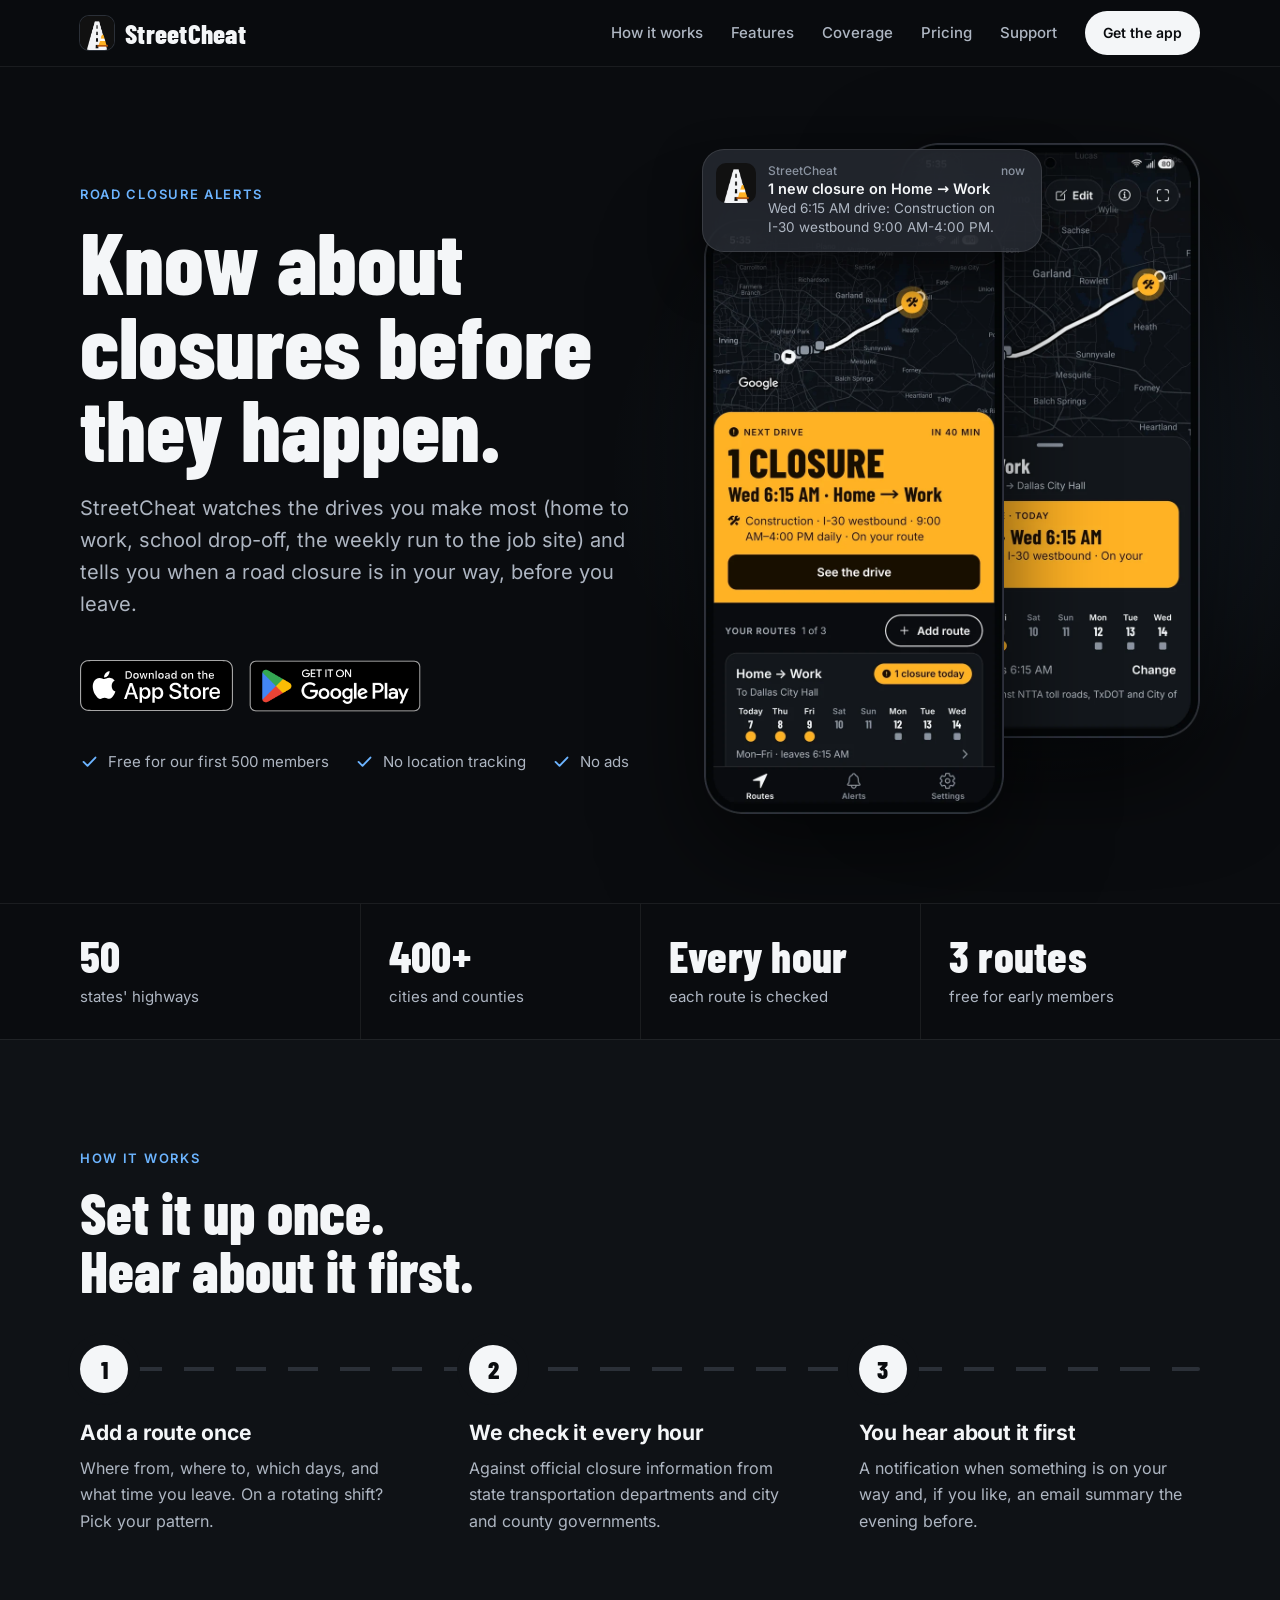
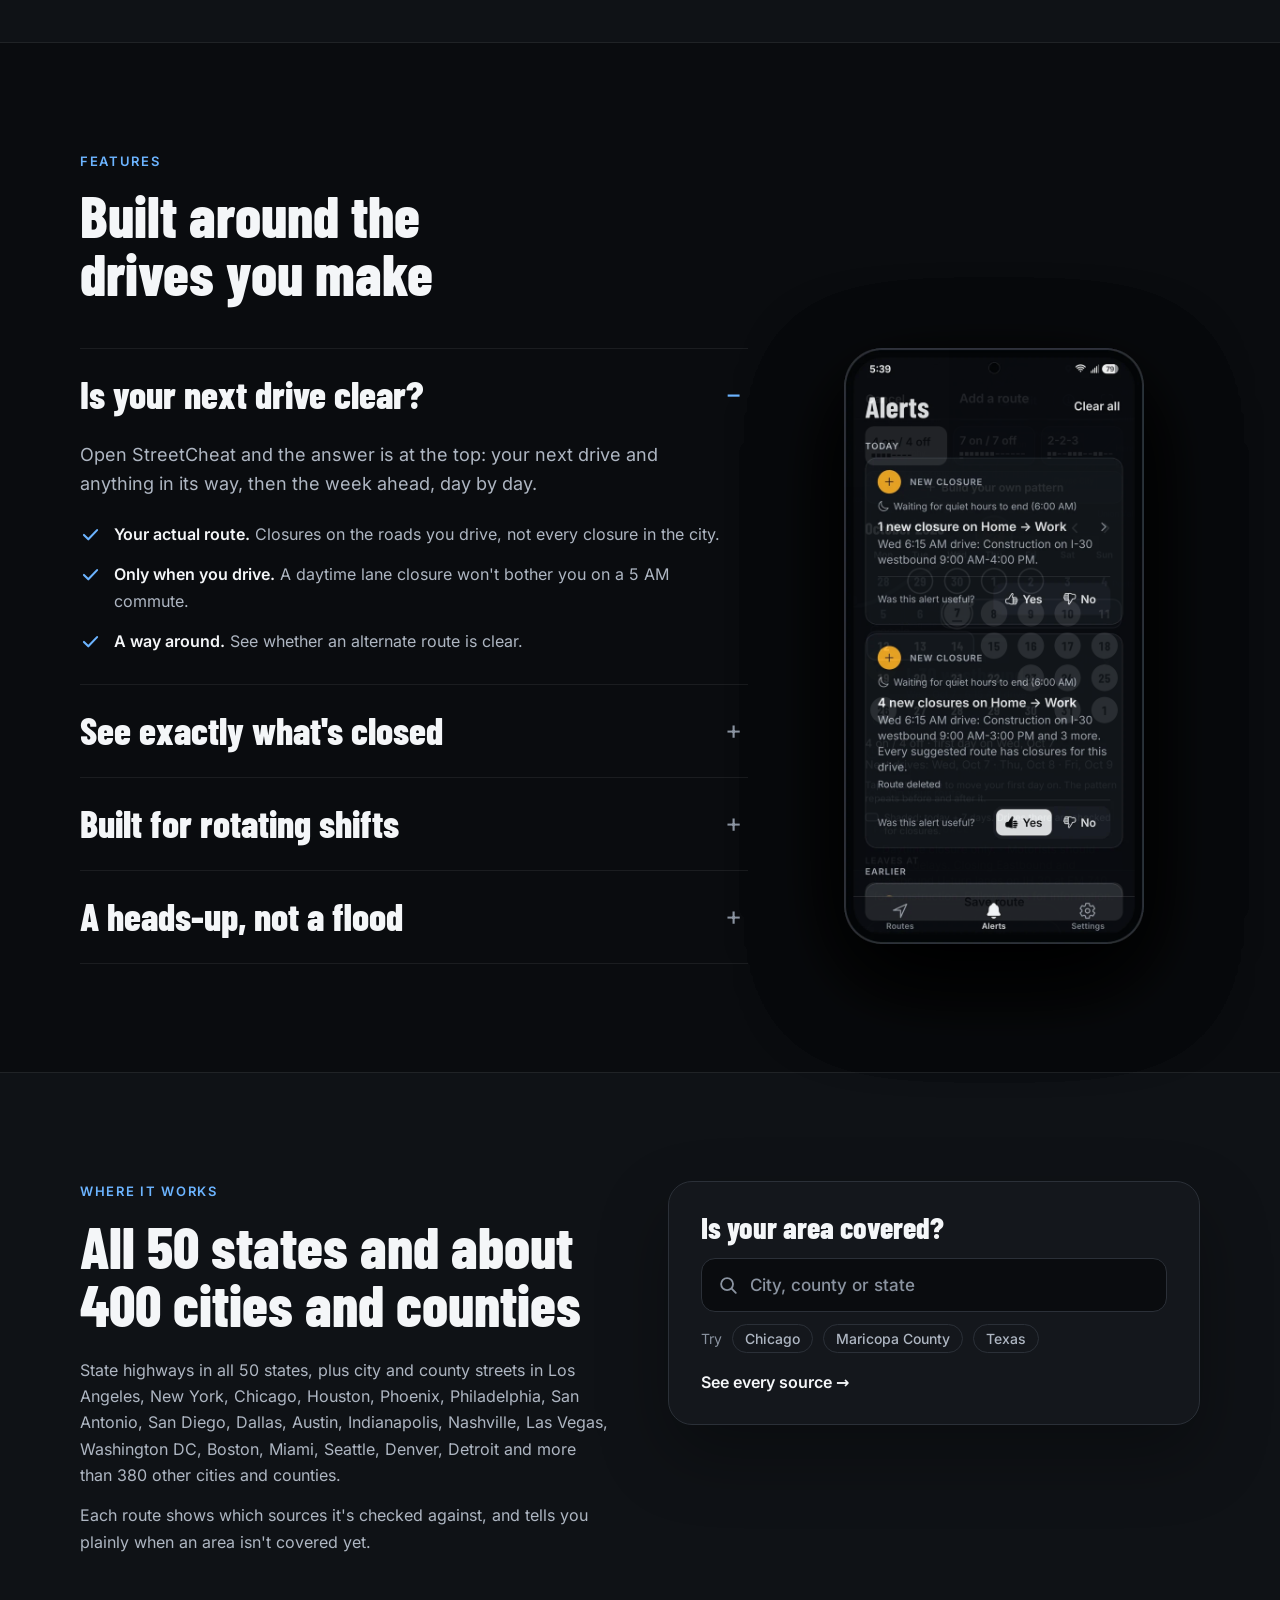
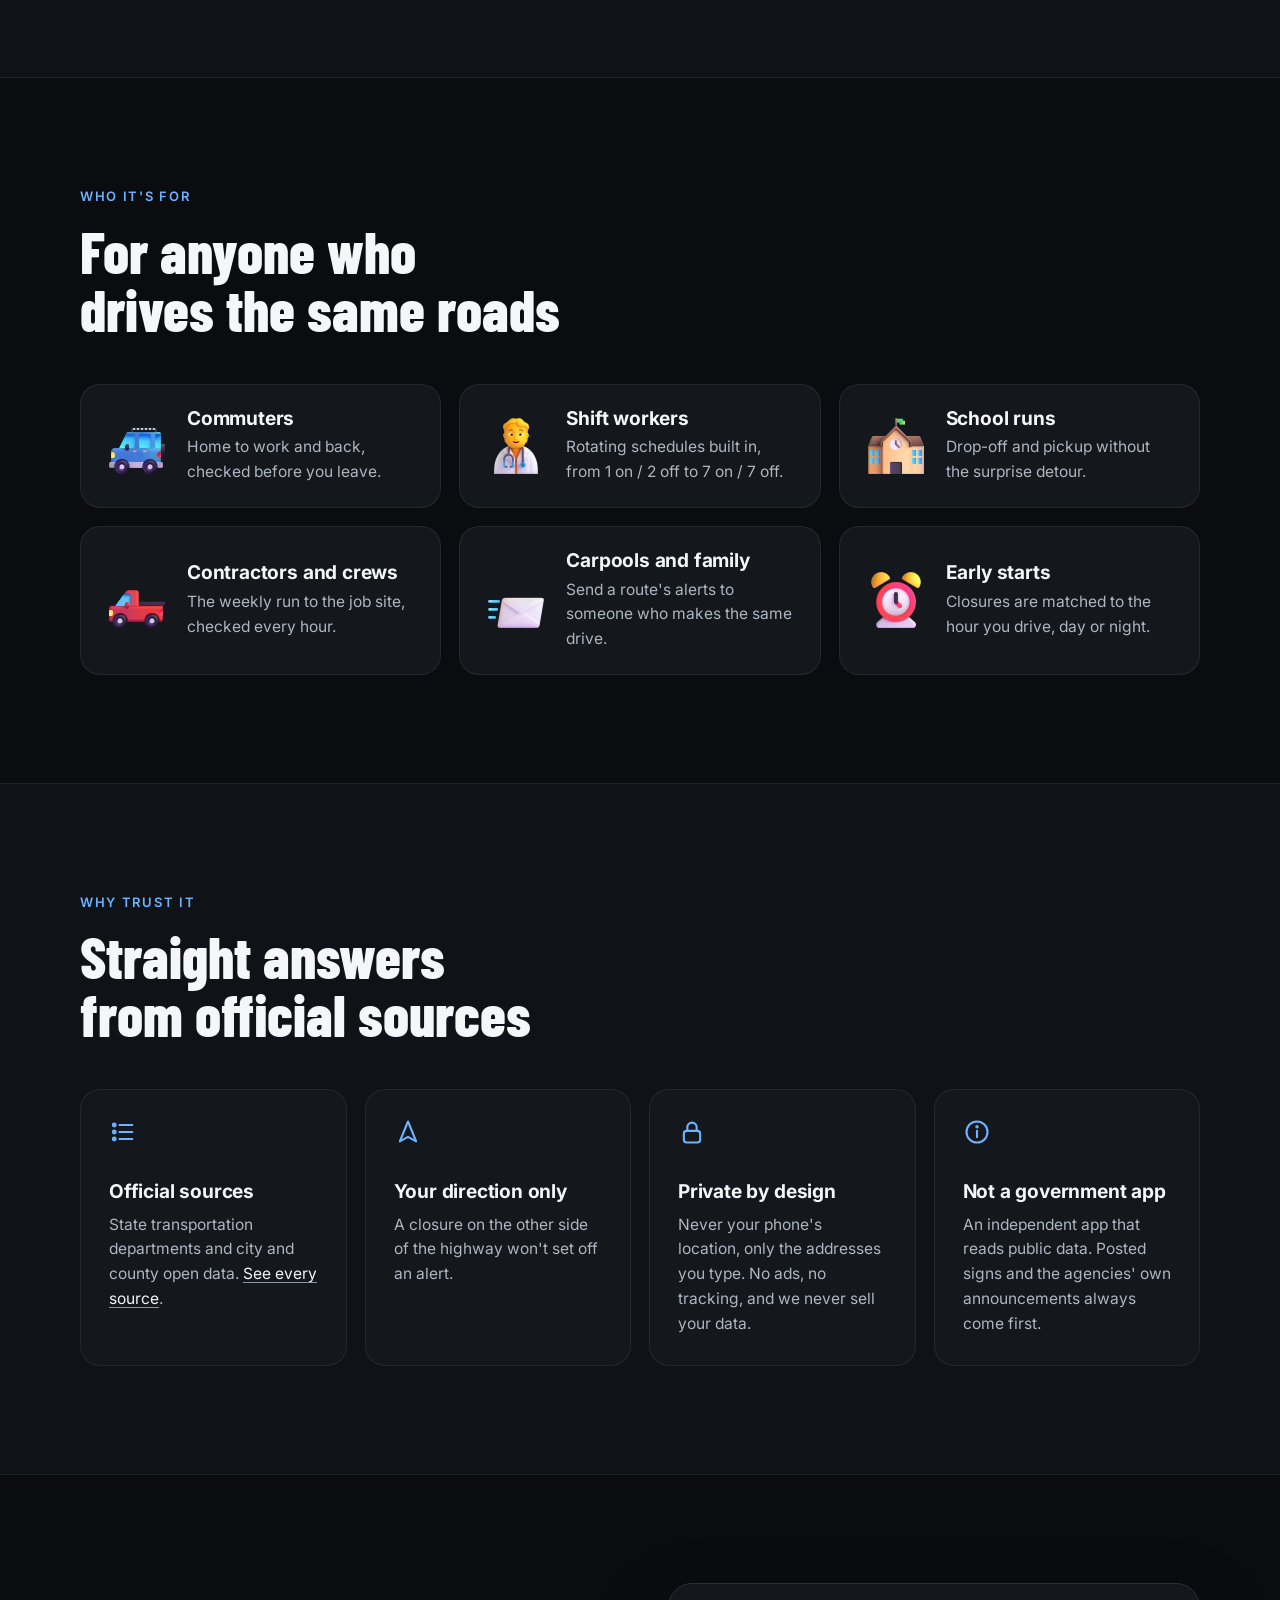
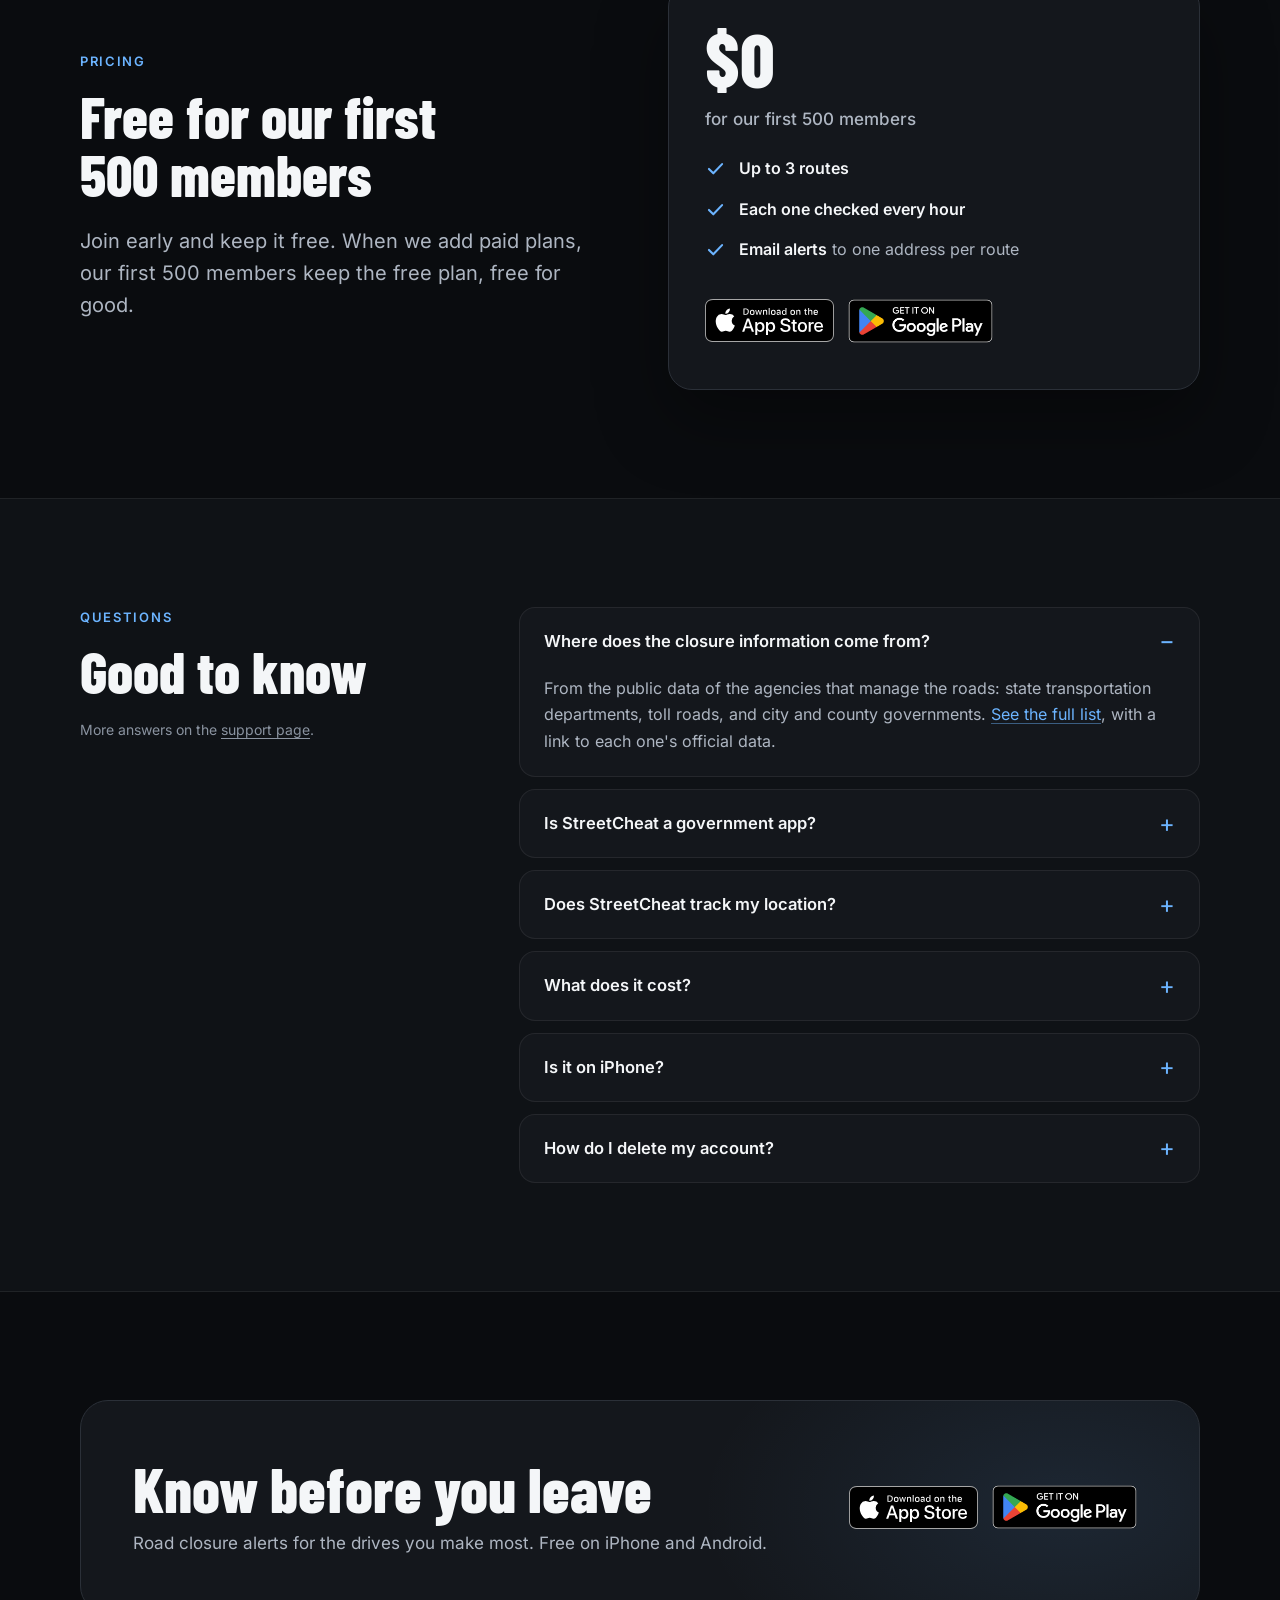
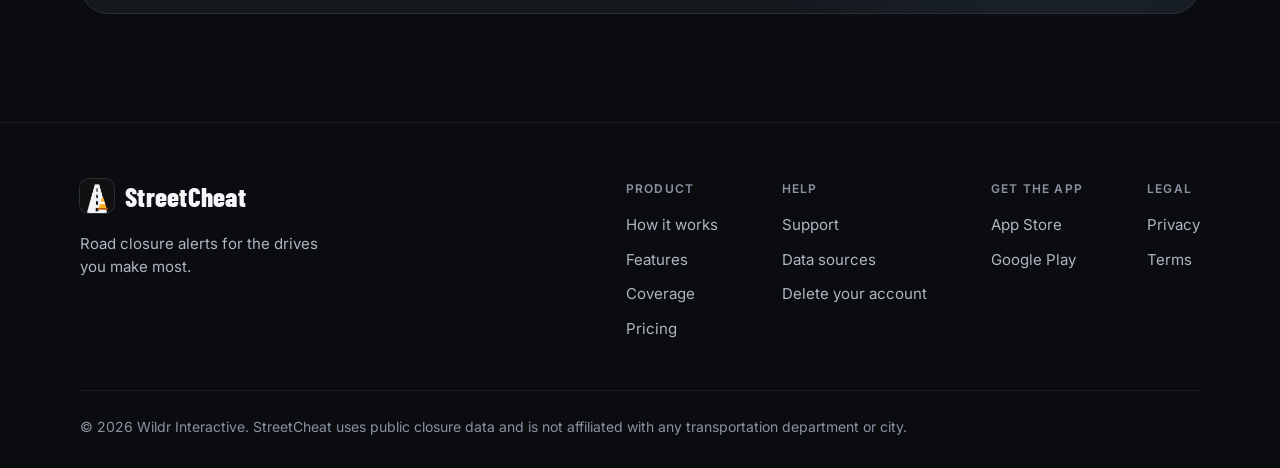
<file: index.html>
<!doctype html>
<html lang="en">
<head>
<meta charset="utf-8">
<meta name="viewport" content="width=device-width, initial-scale=1, viewport-fit=cover">
<meta http-equiv="Content-Security-Policy" content="default-src 'self'; img-src 'self' data: https://*.google-analytics.com https://*.googletagmanager.com; style-src 'self'; script-src 'self' https://*.googletagmanager.com; font-src 'self'; connect-src 'self' https://*.google-analytics.com https://*.analytics.google.com https://*.googletagmanager.com; base-uri 'self'; form-action 'self'; object-src 'none'; upgrade-insecure-requests">
<title>StreetCheat: road closure alerts for the drives you make most</title>
<meta name="description" content="StreetCheat watches the drives you make most and tells you when a road closure is in your way, before you leave. On iPhone and Android.">
<link rel="canonical" href="https://streetcheat.com/">
<meta name="theme-color" content="#0A0C0F">
<meta name="apple-itunes-app" content="app-id=6816572317">
<meta property="og:type" content="website">
<meta property="og:site_name" content="StreetCheat">
<meta property="og:url" content="https://streetcheat.com/">
<meta property="og:title" content="StreetCheat: know about closures before they happen">
<meta property="og:description" content="StreetCheat watches the drives you make most and tells you when a road closure is in your way, before you leave.">
<meta property="og:image" content="https://streetcheat.com/images/og.jpg">
<meta property="og:image:width" content="1200">
<meta property="og:image:height" content="630">
<meta name="twitter:card" content="summary_large_image">
<link rel="icon" type="image/png" href="/icon.png">
<link rel="apple-touch-icon" href="/icon.png">
<link rel="preload" href="/fonts/inter-latin-wght-normal.woff2" as="font" type="font/woff2" crossorigin>
<link rel="preload" href="/fonts/barlow-condensed-latin-800-normal.woff2" as="font" type="font/woff2" crossorigin>
<link rel="stylesheet" href="/styles.css">
<script async src="https://www.googletagmanager.com/gtag/js?id=G-4PGCED93CX"></script>
<script src="/analytics.js"></script>
<script type="application/ld+json">
{
  "@context": "https://schema.org",
  "@type": "MobileApplication",
  "name": "StreetCheat: Road Closures",
  "alternateName": "StreetCheat",
  "url": "https://streetcheat.com/",
  "image": "https://streetcheat.com/icon.png",
  "description": "StreetCheat watches the drives you make most and tells you when a road closure is in your way, before you leave.",
  "applicationCategory": "NavigationApplication",
  "operatingSystem": "iOS, Android",
  "installUrl": [
    "https://apps.apple.com/us/app/streetcheat-road-closures/id6816572317",
    "https://play.google.com/store/apps/details?id=com.streetcheat.app"
  ],
  "offers": { "@type": "Offer", "price": "0", "priceCurrency": "USD" },
  "publisher": { "@type": "Organization", "name": "Wildr Interactive", "url": "https://streetcheat.com/" }
}
</script>
</head>
<body>
<header class="topbar">
  <div class="wrap">
    <a class="brand" href="/"><img src="/icon.png" alt="" width="34" height="34">StreetCheat</a>
    <nav aria-label="Main">
      <a class="page-link" href="/#how">How it works</a>
      <a class="page-link" href="/#features">Features</a>
      <a class="page-link" href="/#where">Coverage</a>
      <a class="page-link" href="/#pricing">Pricing</a>
      <a href="/support/">Support</a>
    </nav>
    <details class="menu"><summary>Menu</summary><nav aria-label="Menu"><a href="/#how">How it works</a><a href="/#features">Features</a><a href="/#where">Coverage</a><a href="/#pricing">Pricing</a><a href="/support/">Support</a><a href="/sources/">Data sources</a><a href="/#download" data-get-app>Get the app</a></nav></details>
    <a class="btn" href="/#download" data-get-app>Get the app</a>
  </div>
</header>

<main>
  <section class="hero">
    <div class="wrap">
      <div>
        <p class="eyebrow">Road closure alerts</p>
        <h1>Know about closures before they happen.</h1>
        <p class="lede">StreetCheat watches the drives you make most (home to work, school drop-off, the weekly run to the job site) and tells you when a road closure is in your way, before you leave.</p>
        <div class="cta-row">
          <a class="app-badge" href="https://apps.apple.com/us/app/streetcheat-road-closures/id6816572317"><img src="/images/app-store-badge.svg" alt="Download on the App Store" width="120" height="40"></a>
          <a class="play-badge" href="https://play.google.com/store/apps/details?id=com.streetcheat.app"><img src="/images/google-play-badge.png" alt="Get it on Google Play" width="646" height="250"></a>
        </div>
        <ul class="ticks row">
          <li>Free for our first 500 members</li>
          <li>No location tracking</li>
          <li>No ads</li>
        </ul>
      </div>
      <div class="hero-phones">
        <img class="phone back" src="/images/phone-route.webp" width="640" height="1270" alt="StreetCheat's route screen: the drive from home to work on a map, a closure marked on it, and the next drive, Wednesday at 6:15 AM, with 1 closure.">
        <img class="phone front" src="/images/phone-home.webp" width="640" height="1270" alt="StreetCheat's home screen: next drive in 40 minutes, 1 closure, Wednesday 6:15 AM, Home to Work, construction on I-30 westbound.">
        <!-- the app's own wording for a new-closure notification (alert.py, build_push) -->
        <div class="notif" role="img" aria-label="A StreetCheat notification: 1 new closure on Home to Work. Wed 6:15 AM drive: Construction on I-30 westbound, 9:00 AM to 4:00 PM.">
          <img src="/icon.png" alt="" width="40" height="40">
          <div>
            <p class="notif-meta"><span>StreetCheat</span><span>now</span></p>
            <p class="notif-title">1 new closure on <span class="nw">Home &rarr; Work</span></p>
            <p class="notif-body">Wed 6:15 AM drive: Construction on <span class="nw">I-30</span> westbound <span class="nw">9:00 AM-4:00 PM.</span></p>
          </div>
        </div>
      </div>
    </div>
  </section>

  <section class="stats" aria-label="StreetCheat at a glance">
    <div class="wrap">
      <ul>
        <li><strong>50</strong><span>states' highways</span></li>
        <li><strong>400+</strong><span>cities and counties</span></li>
        <li><strong>Every hour</strong><span>each route is checked</span></li>
        <li><strong>3 routes</strong><span>free for early members</span></li>
      </ul>
    </div>
  </section>

  <section class="section band" id="how">
    <div class="wrap">
      <div class="section-head">
        <p class="eyebrow">How it works</p>
        <h2>Set it up once. Hear about it first.</h2>
      </div>
      <ol class="steps">
        <li>
          <span class="num" aria-hidden="true">1</span>
          <h3>Add a route once</h3>
          <p>Where from, where to, which days, and what time you leave. On a rotating shift? Pick your pattern.</p>
        </li>
        <li>
          <span class="num" aria-hidden="true">2</span>
          <h3>We check it every hour</h3>
          <p>Against official closure information from state transportation departments and city and county governments.</p>
        </li>
        <li>
          <span class="num" aria-hidden="true">3</span>
          <h3>You hear about it first</h3>
          <p>A notification when something is on your way and, if you like, an email summary the evening before.</p>
        </li>
      </ol>
    </div>
  </section>

  <section class="section" id="features">
    <div class="wrap">
      <div class="section-head">
        <p class="eyebrow">Features</p>
        <h2>Built around the drives you make</h2>
      </div>
      <!-- One phone, four screens: on a computer the chosen feature's screen shows beside the list (radio buttons
           and CSS, no script); on a phone each feature simply sits above its own screen. -->
      <div class="tabs" role="radiogroup" aria-label="Features">
        <article class="tab">
          <input type="radio" name="feature" id="feature-drive" checked>
          <div class="tab-text">
            <h3><label for="feature-drive">Is your next drive clear?</label></h3>
            <div class="tab-body"><div>
              <p>Open StreetCheat and the answer is at the top: your next drive and anything in its way, then the week ahead, day by day.</p>
              <ul class="ticks">
                <li><strong>Your actual route.</strong> Closures on the roads you drive, not every closure in the city.</li>
                <li><strong>Only when you drive.</strong> A daytime lane closure won't bother you on a 5 AM commute.</li>
                <li><strong>A way around.</strong> See whether an alternate route is clear.</li>
              </ul>
            </div></div>
          </div>
          <div class="shot">
            <img class="phone" src="/images/phone-week.webp" width="640" height="1270" loading="lazy" alt="A route in StreetCheat: Home to Work, the next drive today at 6:15 AM with 1 closure, and today plus 7 days with a dot under each day that has a closure.">
          </div>
        </article>

        <article class="tab">
          <input type="radio" name="feature" id="feature-closure">
          <div class="tab-text">
            <h3><label for="feature-closure">See exactly what's closed</label></h3>
            <div class="tab-body"><div>
              <p>Tap a closure for what it is, which direction, and the days and hours it's in place, with the agency's own notes word for word.</p>
              <ul class="ticks">
                <li><strong>Straight from the source.</strong> State transportation departments and city and county open data. <a href="/sources/">See every source</a>.</li>
                <li><strong>A reminder before you leave.</strong> One tap, and StreetCheat nudges you before that drive.</li>
                <li><strong>Word when it changes.</strong> Hear when a closure on your drive changes or clears.</li>
              </ul>
            </div></div>
          </div>
          <div class="shot">
            <img class="phone" src="/images/phone-closure.webp" width="640" height="1270" loading="lazy" alt="A closure in StreetCheat: construction on I-30 westbound, one lane, 9:00 AM to 4:00 PM daily from Wednesday to Saturday, with the agency's own description.">
          </div>
        </article>

        <article class="tab">
          <input type="radio" name="feature" id="feature-shifts">
          <div class="tab-text">
            <h3><label for="feature-shifts">Built for rotating shifts</label></h3>
            <div class="tab-body"><div>
              <p>Pick your pattern, tap your first day on, and StreetCheat knows every drive after that. Made for nurses, first responders and anyone on a rotation.</p>
              <ul class="ticks">
                <li><strong>Ready-made patterns.</strong> From <span class="nw">1 on / 2 off</span> to <span class="nw">7 on / 7 off</span>, plus <span class="nw">2-2-3</span>.</li>
                <li><strong>Or build your own.</strong> Any run of days on and days off.</li>
                <li><strong>Regular hours too.</strong> Or pick the same days every week, like Monday to Friday.</li>
              </ul>
            </div></div>
          </div>
          <div class="shot">
            <img class="phone" src="/images/phone-shift.webp" width="640" height="1270" loading="lazy" alt="Adding a route in StreetCheat: a 4 on / 4 off shift pattern on an October calendar, with the next drives listed underneath.">
          </div>
        </article>

        <article class="tab">
          <input type="radio" name="feature" id="feature-alerts">
          <div class="tab-text">
            <h3><label for="feature-alerts">A heads-up, not a flood</label></h3>
            <div class="tab-body"><div>
              <p>You hear about closures on the drives you make, and nothing about the rest of the city.</p>
              <ul class="ticks">
                <li><strong>Quiet hours.</strong> Alerts wait until your quiet hours end. A leaving-soon reminder still gets through.</li>
                <li><strong>The evening before.</strong> An email for each route whose next drive has closures, at the time you choose.</li>
                <li><strong>Every Sunday.</strong> A week-ahead preview of every drive, even when they're all clear.</li>
              </ul>
            </div></div>
          </div>
          <div class="shot">
            <img class="phone" src="/images/phone-alerts.webp" width="640" height="1270" loading="lazy" alt="StreetCheat's Alerts tab: a new closure on Home to Work, waiting for quiet hours to end, with a question asking whether the alert was useful.">
          </div>
        </article>
      </div>
    </div>
  </section>

  <section class="section band" id="where">
    <div class="wrap split top">
      <div>
        <p class="eyebrow">Where it works</p>
        <h2>All 50 states and about 400 cities and counties</h2>
        <div class="prose">
          <p>State highways in all 50 states, plus city and county streets in Los Angeles, New York, Chicago, Houston, Phoenix, Philadelphia, San Antonio, San Diego, Dallas, Austin, Indianapolis, Nashville, Las Vegas, Washington DC, Boston, Miami, Seattle, Denver, Detroit and more than 380 other cities and counties.</p>
          <p>Each route shows which sources it's checked against, and tells you plainly when an area isn't covered yet.</p>
        </div>
      </div>
      <!-- The search reads /coverage.json, which make_sources_page.py writes from the same list as the Data sources
           page. Without scripts the box stays hidden and the link below it is the way in. -->
      <div class="checker" data-coverage>
        <div class="checker-search" hidden>
          <label for="coverage-q">Is your area covered?</label>
          <input id="coverage-q" type="search" placeholder="City, county or state" autocomplete="off" autocapitalize="words" spellcheck="false" enterkeyhint="search">
          <p class="checker-try">Try <button type="button" data-try="Chicago">Chicago</button> <button type="button" data-try="Maricopa County">Maricopa County</button> <button type="button" data-try="Texas">Texas</button></p>
          <div class="checker-results" data-results aria-live="polite"></div>
        </div>
        <a class="more" href="/sources/">See every source &rarr;</a>
      </div>
    </div>
  </section>

  <section class="section">
    <div class="wrap">
      <div class="section-head">
        <p class="eyebrow">Who it's for</p>
        <h2>For anyone who drives the same roads</h2>
      </div>
      <!-- Illustrations: Fluent Emoji, MIT License, (c) Microsoft Corporation (see /images/LICENSE-fluentui-emoji.txt) -->
      <div class="cards who">
        <div class="card">
          <img src="/images/who-commute.webp" width="64" height="64" loading="lazy" alt="">
          <div><h3>Commuters</h3><p>Home to work and back, checked before you leave.</p></div>
        </div>
        <div class="card">
          <img src="/images/who-shifts.webp" width="64" height="64" loading="lazy" alt="">
          <div><h3>Shift workers</h3><p>Rotating schedules built in, from <span class="nw">1 on / 2 off</span> to <span class="nw">7 on / 7 off</span>.</p></div>
        </div>
        <div class="card">
          <img src="/images/who-school.webp" width="64" height="64" loading="lazy" alt="">
          <div><h3>School runs</h3><p>Drop-off and pickup without the surprise detour.</p></div>
        </div>
        <div class="card">
          <img src="/images/who-crews.webp" width="64" height="64" loading="lazy" alt="">
          <div><h3>Contractors and crews</h3><p>The weekly run to the job site, checked every hour.</p></div>
        </div>
        <div class="card">
          <img src="/images/who-share.webp" width="64" height="64" loading="lazy" alt="">
          <div><h3>Carpools and family</h3><p>Send a route's alerts to someone who makes the same drive.</p></div>
        </div>
        <div class="card">
          <img src="/images/who-early.webp" width="64" height="64" loading="lazy" alt="">
          <div><h3>Early starts</h3><p>Closures are matched to the hour you drive, day or night.</p></div>
        </div>
      </div>
    </div>
  </section>

  <section class="section band">
    <div class="wrap">
      <div class="section-head">
        <p class="eyebrow">Why trust it</p>
        <h2>Straight answers from official sources</h2>
      </div>
      <div class="cards four">
        <div class="card">
          <svg class="icon" viewBox="0 0 24 24" fill="none" stroke="currentColor" stroke-width="1.8" stroke-linecap="round" stroke-linejoin="round" aria-hidden="true"><path d="M9 6h11M9 12h11M9 18h11"/><circle cx="4.5" cy="6" r="1.2"/><circle cx="4.5" cy="12" r="1.2"/><circle cx="4.5" cy="18" r="1.2"/></svg>
          <h3>Official sources</h3>
          <p>State transportation departments and city and county open data. <a href="/sources/">See every source</a>.</p>
        </div>
        <div class="card">
          <svg class="icon" viewBox="0 0 24 24" fill="none" stroke="currentColor" stroke-width="1.8" stroke-linecap="round" stroke-linejoin="round" aria-hidden="true"><path d="M12 3l7 17-7-3.8L5 20z"/></svg>
          <h3>Your direction only</h3>
          <p>A closure on the other side of the highway won't set off an alert.</p>
        </div>
        <div class="card">
          <svg class="icon" viewBox="0 0 24 24" fill="none" stroke="currentColor" stroke-width="1.8" stroke-linecap="round" stroke-linejoin="round" aria-hidden="true"><rect x="5" y="11" width="14" height="10" rx="2.5"/><path d="M8 11V8a4 4 0 0 1 8 0v3"/></svg>
          <h3>Private by design</h3>
          <p>Never your phone's location, only the addresses you type. No ads, no tracking, and we never sell your data.</p>
        </div>
        <div class="card">
          <svg class="icon" viewBox="0 0 24 24" fill="none" stroke="currentColor" stroke-width="1.8" stroke-linecap="round" stroke-linejoin="round" aria-hidden="true"><circle cx="12" cy="12" r="9"/><path d="M12 11v5.5"/><circle cx="12" cy="7.6" r="0.6" fill="currentColor"/></svg>
          <h3>Not a government app</h3>
          <p>An independent app that reads public data. Posted signs and the agencies' own announcements always come first.</p>
        </div>
      </div>
    </div>
  </section>

  <section class="section" id="pricing">
    <div class="wrap split">
      <div>
        <p class="eyebrow">Pricing</p>
        <h2>Free for our first 500 members</h2>
        <p class="lede">Join early and keep it free. When we add paid plans, our first 500 members keep the free plan, free for good.</p>
      </div>
      <div class="price-card">
        <p class="price">$0<span>for our first 500 members</span></p>
        <ul class="ticks">
          <li><strong>Up to 3 routes</strong></li>
          <li><strong>Each one checked every hour</strong></li>
          <li><strong>Email alerts</strong> to one address per route</li>
        </ul>
        <div class="get">
          <a class="app-badge" href="https://apps.apple.com/us/app/streetcheat-road-closures/id6816572317"><img src="/images/app-store-badge.svg" alt="Download on the App Store" width="120" height="40"></a>
          <a class="play-badge" href="https://play.google.com/store/apps/details?id=com.streetcheat.app"><img src="/images/google-play-badge.png" alt="Get it on Google Play" width="646" height="250"></a>
        </div>
      </div>
    </div>
  </section>

  <section class="section band" id="faq">
    <div class="wrap split top">
      <div class="section-head">
        <p class="eyebrow">Questions</p>
        <h2>Good to know</h2>
        <p class="fine">More answers on the <a href="/support/">support page</a>.</p>
      </div>
      <div class="faq">
        <details open>
          <summary>Where does the closure information come from?</summary>
          <div class="answer"><p>From the public data of the agencies that manage the roads: state transportation departments, toll roads, and city and county governments. <a href="/sources/">See the full list</a>, with a link to each one's official data.</p></div>
        </details>
        <details>
          <summary>Is StreetCheat a government app?</summary>
          <div class="answer"><p>No. StreetCheat is an independent app made by Wildr Interactive. It isn't affiliated with, endorsed by or acting for any government agency. Closures can change without notice, so always follow posted signs and the agencies' own announcements.</p></div>
        </details>
        <details>
          <summary>Does StreetCheat track my location?</summary>
          <div class="answer"><p>No. StreetCheat never uses your phone's location, only the addresses you type. No ads, no tracking, and we never sell your data. <a href="/privacy/">Read the privacy policy</a>.</p></div>
        </details>
        <details>
          <summary>What does it cost?</summary>
          <div class="answer"><p>It's free: up to 3 routes, each with email alerts to one address. When we add paid plans, our first 500 members keep that free plan, free for good.</p></div>
        </details>
        <details>
          <summary>Is it on iPhone?</summary>
          <div class="answer"><p>Yes. StreetCheat is on the <a href="https://apps.apple.com/us/app/streetcheat-road-closures/id6816572317">App Store</a> for iPhone and on <a href="https://play.google.com/store/apps/details?id=com.streetcheat.app">Google Play</a> for Android.</p></div>
        </details>
        <details>
          <summary>How do I delete my account?</summary>
          <div class="answer"><p>In the app, open <strong>Settings</strong> and tap <strong>Delete account</strong>. Without the app, email <a href="mailto:support@streetcheat.com">support@streetcheat.com</a> from the address on your account. <a href="/privacy/#delete-account">More about deleting your account</a>.</p></div>
        </details>
      </div>
    </div>
  </section>

  <section class="section" id="download">
    <div class="wrap">
      <div class="cta-card">
        <div>
          <h2>Know before you leave</h2>
          <p>Road closure alerts for the drives you make most. Free on iPhone and Android.</p>
        </div>
        <div class="get">
          <a class="app-badge" href="https://apps.apple.com/us/app/streetcheat-road-closures/id6816572317"><img src="/images/app-store-badge.svg" alt="Download on the App Store" width="120" height="40"></a>
          <a class="play-badge" href="https://play.google.com/store/apps/details?id=com.streetcheat.app"><img src="/images/google-play-badge.png" alt="Get it on Google Play" width="646" height="250"></a>
        </div>
      </div>
    </div>
  </section>
</main>

<footer class="footer">
  <div class="wrap">
    <div class="footer-top">
      <div class="footer-brand">
        <a class="brand" href="/"><img src="/icon.png" alt="" width="34" height="34">StreetCheat</a>
        <p>Road closure alerts for the drives you make most.</p>
      </div>
      <nav aria-label="Footer">
        <div><p>Product</p><a href="/#how">How it works</a><a href="/#features">Features</a><a href="/#where">Coverage</a><a href="/#pricing">Pricing</a></div>
        <div><p>Help</p><a href="/support/">Support</a><a href="/sources/">Data sources</a><a href="/privacy/#delete-account">Delete your account</a></div>
        <div><p>Get the app</p><a href="https://apps.apple.com/us/app/streetcheat-road-closures/id6816572317">App Store</a><a href="https://play.google.com/store/apps/details?id=com.streetcheat.app">Google Play</a></div>
        <div><p>Legal</p><a href="/privacy/">Privacy</a><a href="/terms/">Terms</a></div>
      </nav>
    </div>
    <p class="footer-fine">&copy; <span data-year>2026</span> Wildr Interactive. StreetCheat uses public closure data and is not affiliated with any transportation department or city.</p>
  </div>
</footer>
<script src="/site.js" defer></script>
</body>
</html>
</file>
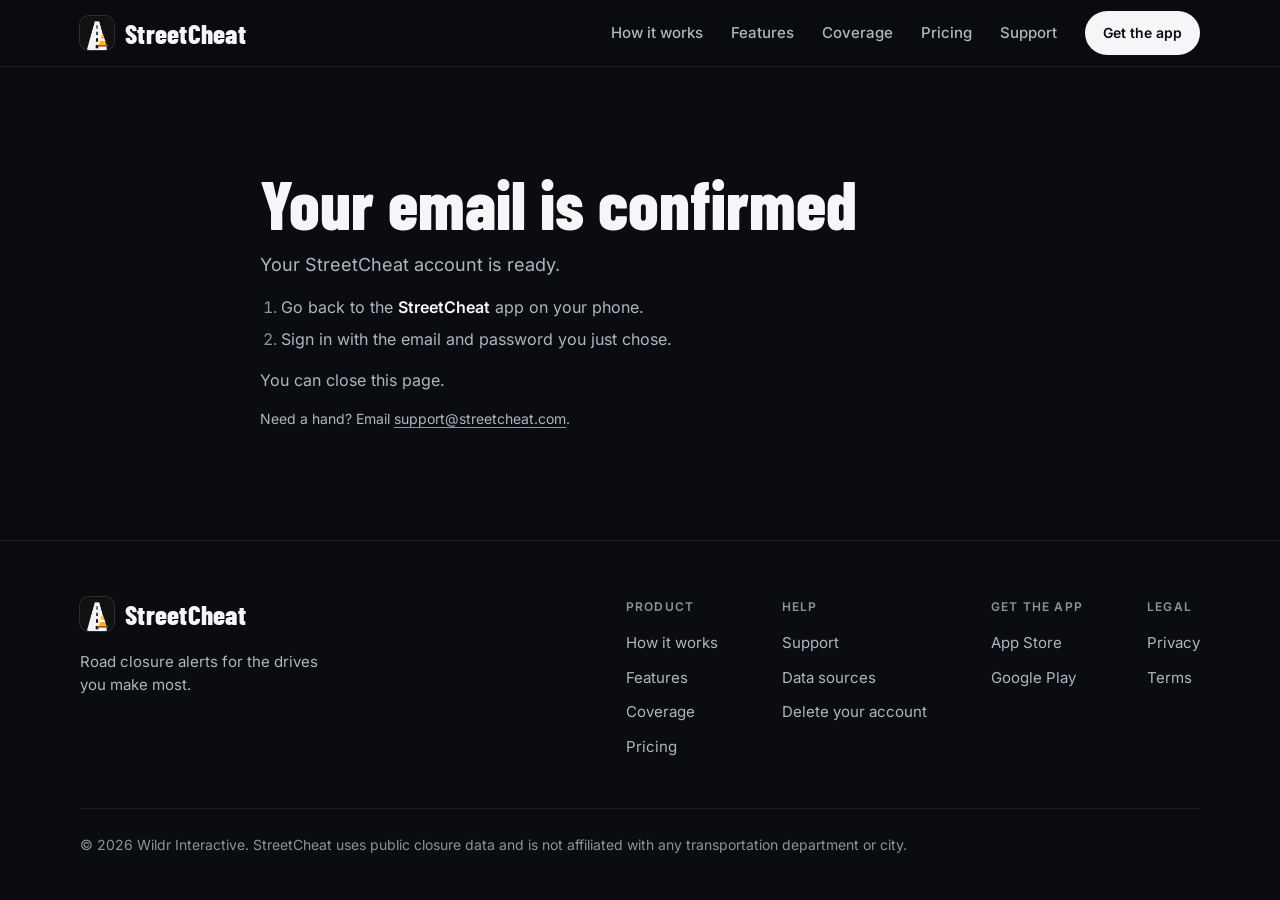
<file: confirmed/index.html>
<!doctype html>
<html lang="en">
<head>
<meta charset="utf-8">
<meta name="viewport" content="width=device-width, initial-scale=1, viewport-fit=cover">
<meta http-equiv="Content-Security-Policy" content="default-src 'self'; img-src 'self' data: https://*.google-analytics.com https://*.googletagmanager.com; style-src 'self'; script-src 'self' https://*.googletagmanager.com; font-src 'self'; connect-src 'self' https://*.google-analytics.com https://*.analytics.google.com https://*.googletagmanager.com; base-uri 'self'; form-action 'self'; object-src 'none'; upgrade-insecure-requests">
<title>StreetCheat Email Confirmed</title>
<meta name="robots" content="noindex">
<link rel="icon" type="image/png" href="/icon.png">
<link rel="apple-touch-icon" href="/icon.png">
<meta name="theme-color" content="#0A0C0F">
<link rel="preload" href="/fonts/inter-latin-wght-normal.woff2" as="font" type="font/woff2" crossorigin>
<link rel="preload" href="/fonts/barlow-condensed-latin-800-normal.woff2" as="font" type="font/woff2" crossorigin>
<link rel="stylesheet" href="/styles.css">
<script async src="https://www.googletagmanager.com/gtag/js?id=G-4PGCED93CX"></script>
<script src="/analytics.js"></script>
</head>
<body>
<header class="topbar">
  <div class="wrap">
    <a class="brand" href="/"><img src="/icon.png" alt="" width="34" height="34">StreetCheat</a>
    <nav aria-label="Main">
      <a class="page-link" href="/#how">How it works</a>
      <a class="page-link" href="/#features">Features</a>
      <a class="page-link" href="/#where">Coverage</a>
      <a class="page-link" href="/#pricing">Pricing</a>
      <a href="/support/">Support</a>
    </nav>
    <details class="menu"><summary>Menu</summary><nav aria-label="Menu"><a href="/#how">How it works</a><a href="/#features">Features</a><a href="/#where">Coverage</a><a href="/#pricing">Pricing</a><a href="/support/">Support</a><a href="/sources/">Data sources</a><a href="/#download" data-get-app>Get the app</a></nav></details>
    <a class="btn" href="/#download" data-get-app>Get the app</a>
  </div>
</header>

<main class="doc">

  <section id="ok">
    <h1>Your email is confirmed</h1>
    <p class="lede">Your StreetCheat account is ready.</p>
    <ol>
      <li>Go back to the <strong>StreetCheat</strong> app on your phone.</li>
      <li>Sign in with the email and password you just chose.</li>
    </ol>
    <p>You can close this page.</p>
  </section>

  <section id="failed" hidden>
    <h1>That link didn't work</h1>
    <p class="lede">Confirmation links work once and expire after a day. If you've already tapped it, your account may be confirmed already.</p>
    <ol>
      <li>Open <strong>StreetCheat</strong> and try signing in.</li>
      <li>If it says your email isn't confirmed, tap <strong>Create account</strong> with the same email and password. We'll send you a new link.</li>
    </ol>
    <div class="callout"><p id="reason">The link has expired or was already used.</p></div>
  </section>

  <p class="fine">Need a hand? Email <a href="mailto:support@streetcheat.com">support@streetcheat.com</a>.</p>
</main>

<footer class="footer">
  <div class="wrap">
    <div class="footer-top">
      <div class="footer-brand">
        <a class="brand" href="/"><img src="/icon.png" alt="" width="34" height="34">StreetCheat</a>
        <p>Road closure alerts for the drives you make most.</p>
      </div>
      <nav aria-label="Footer">
        <div><p>Product</p><a href="/#how">How it works</a><a href="/#features">Features</a><a href="/#where">Coverage</a><a href="/#pricing">Pricing</a></div>
        <div><p>Help</p><a href="/support/">Support</a><a href="/sources/">Data sources</a><a href="/privacy/#delete-account">Delete your account</a></div>
        <div><p>Get the app</p><a href="https://apps.apple.com/us/app/streetcheat-road-closures/id6816572317">App Store</a><a href="https://play.google.com/store/apps/details?id=com.streetcheat.app">Google Play</a></div>
        <div><p>Legal</p><a href="/privacy/">Privacy</a><a href="/terms/">Terms</a></div>
      </nav>
    </div>
    <p class="footer-fine">&copy; <span data-year>2026</span> Wildr Interactive. StreetCheat uses public closure data and is not affiliated with any transportation department or city.</p>
  </div>
</footer>
<script src="/confirmed/confirmed.js"></script>
<script src="/site.js" defer></script>
</body>
</html>
</file>
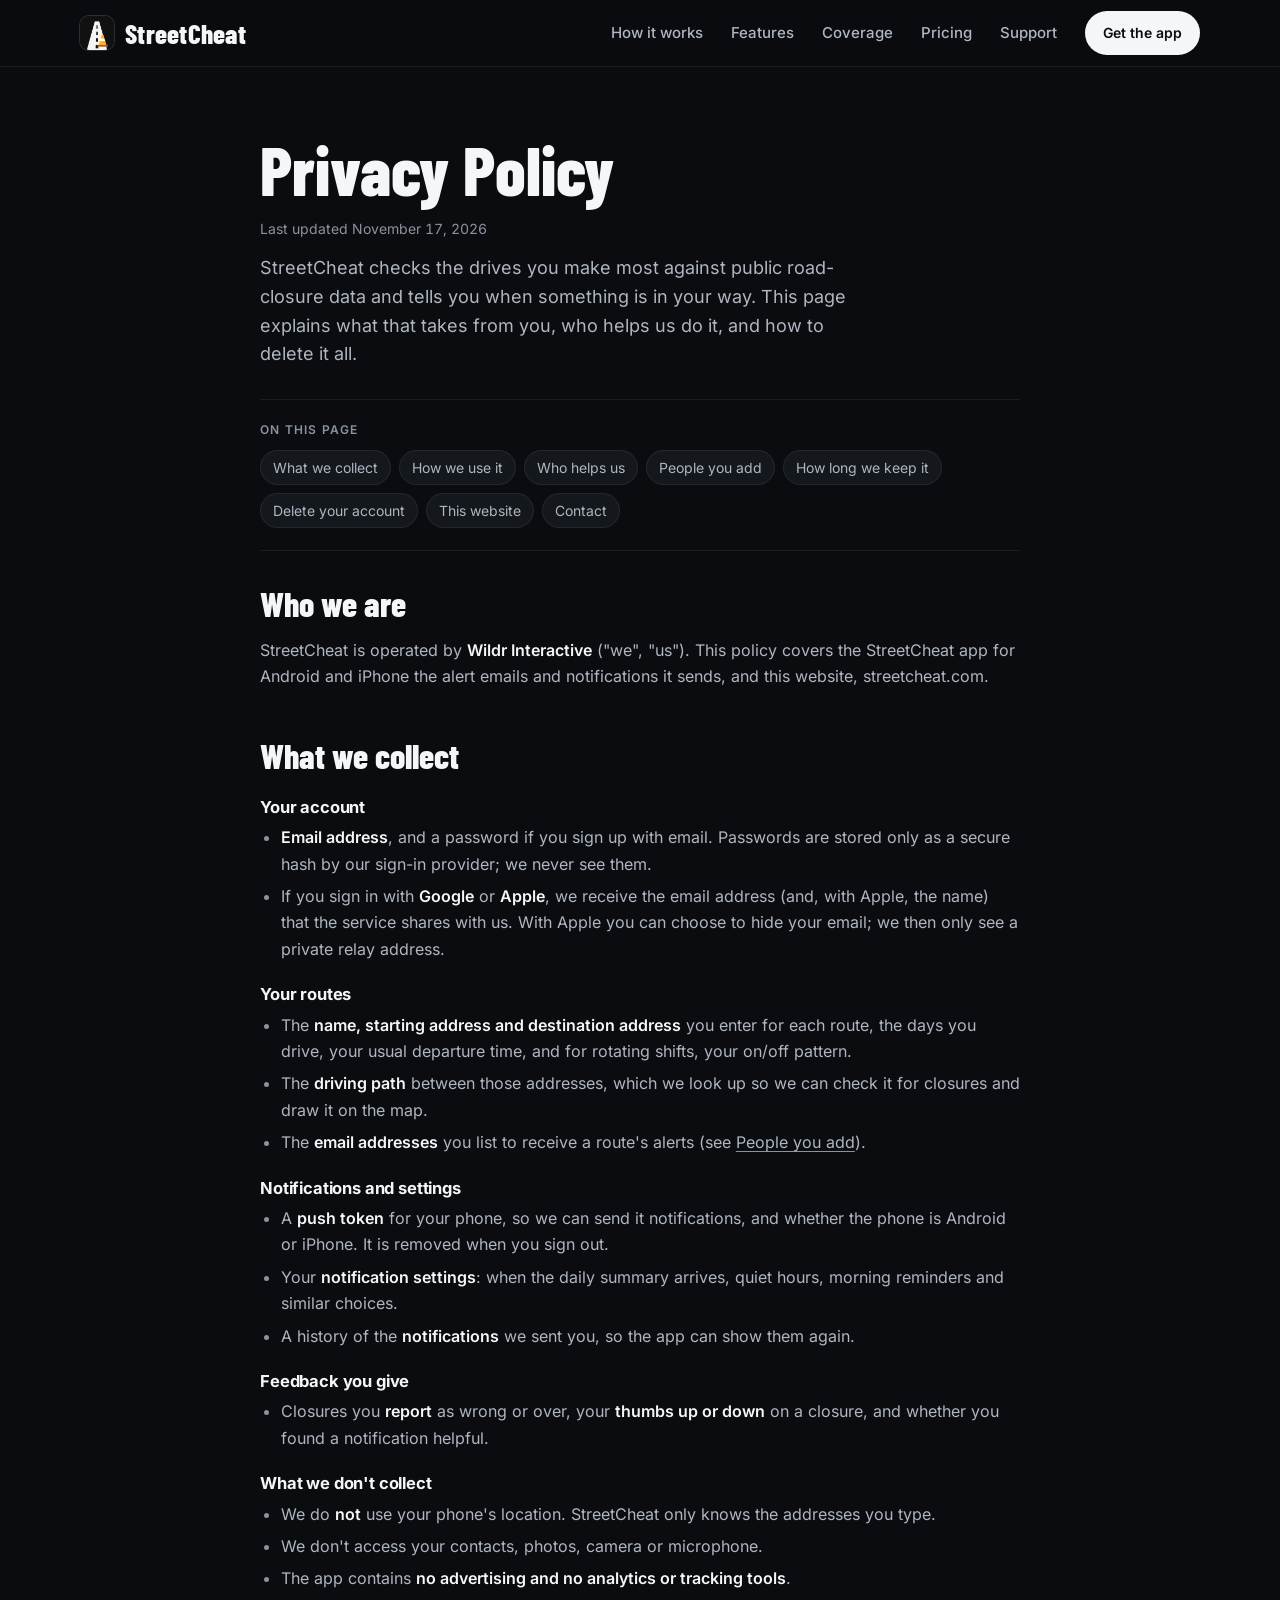
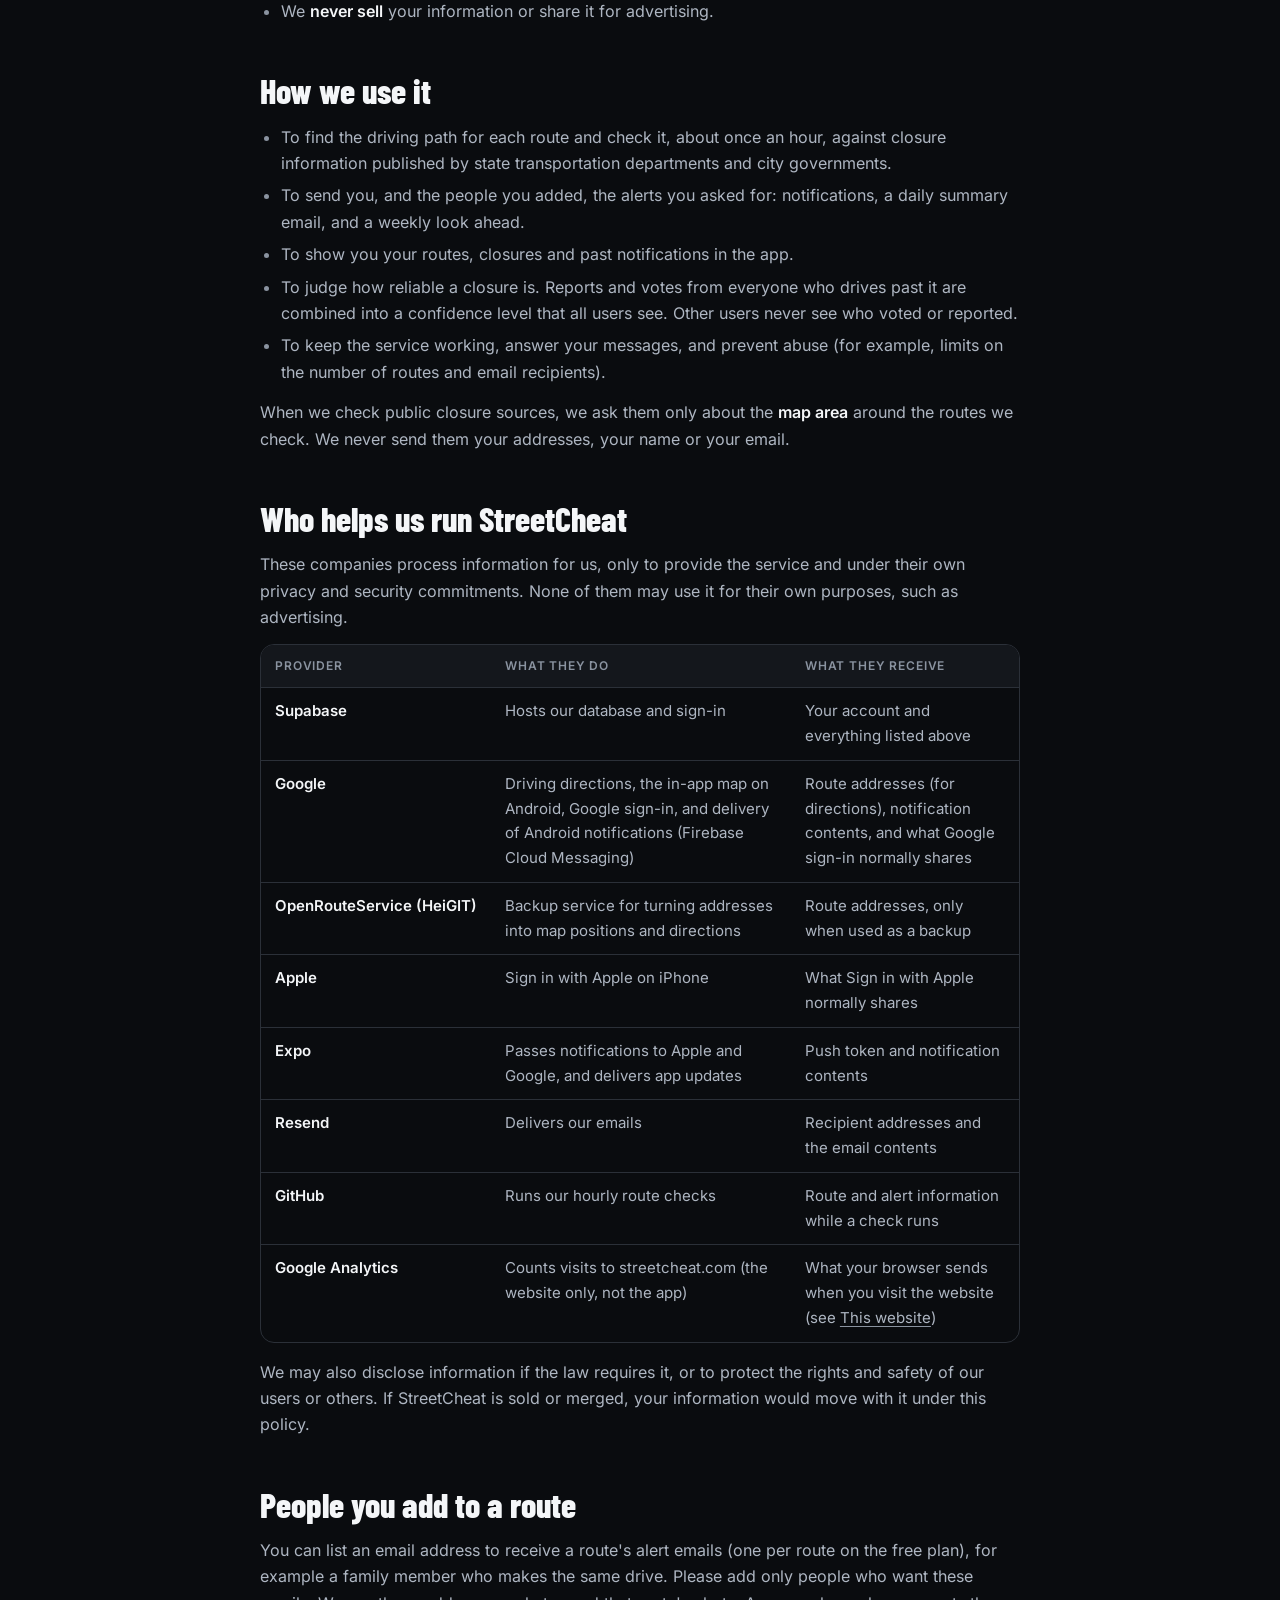
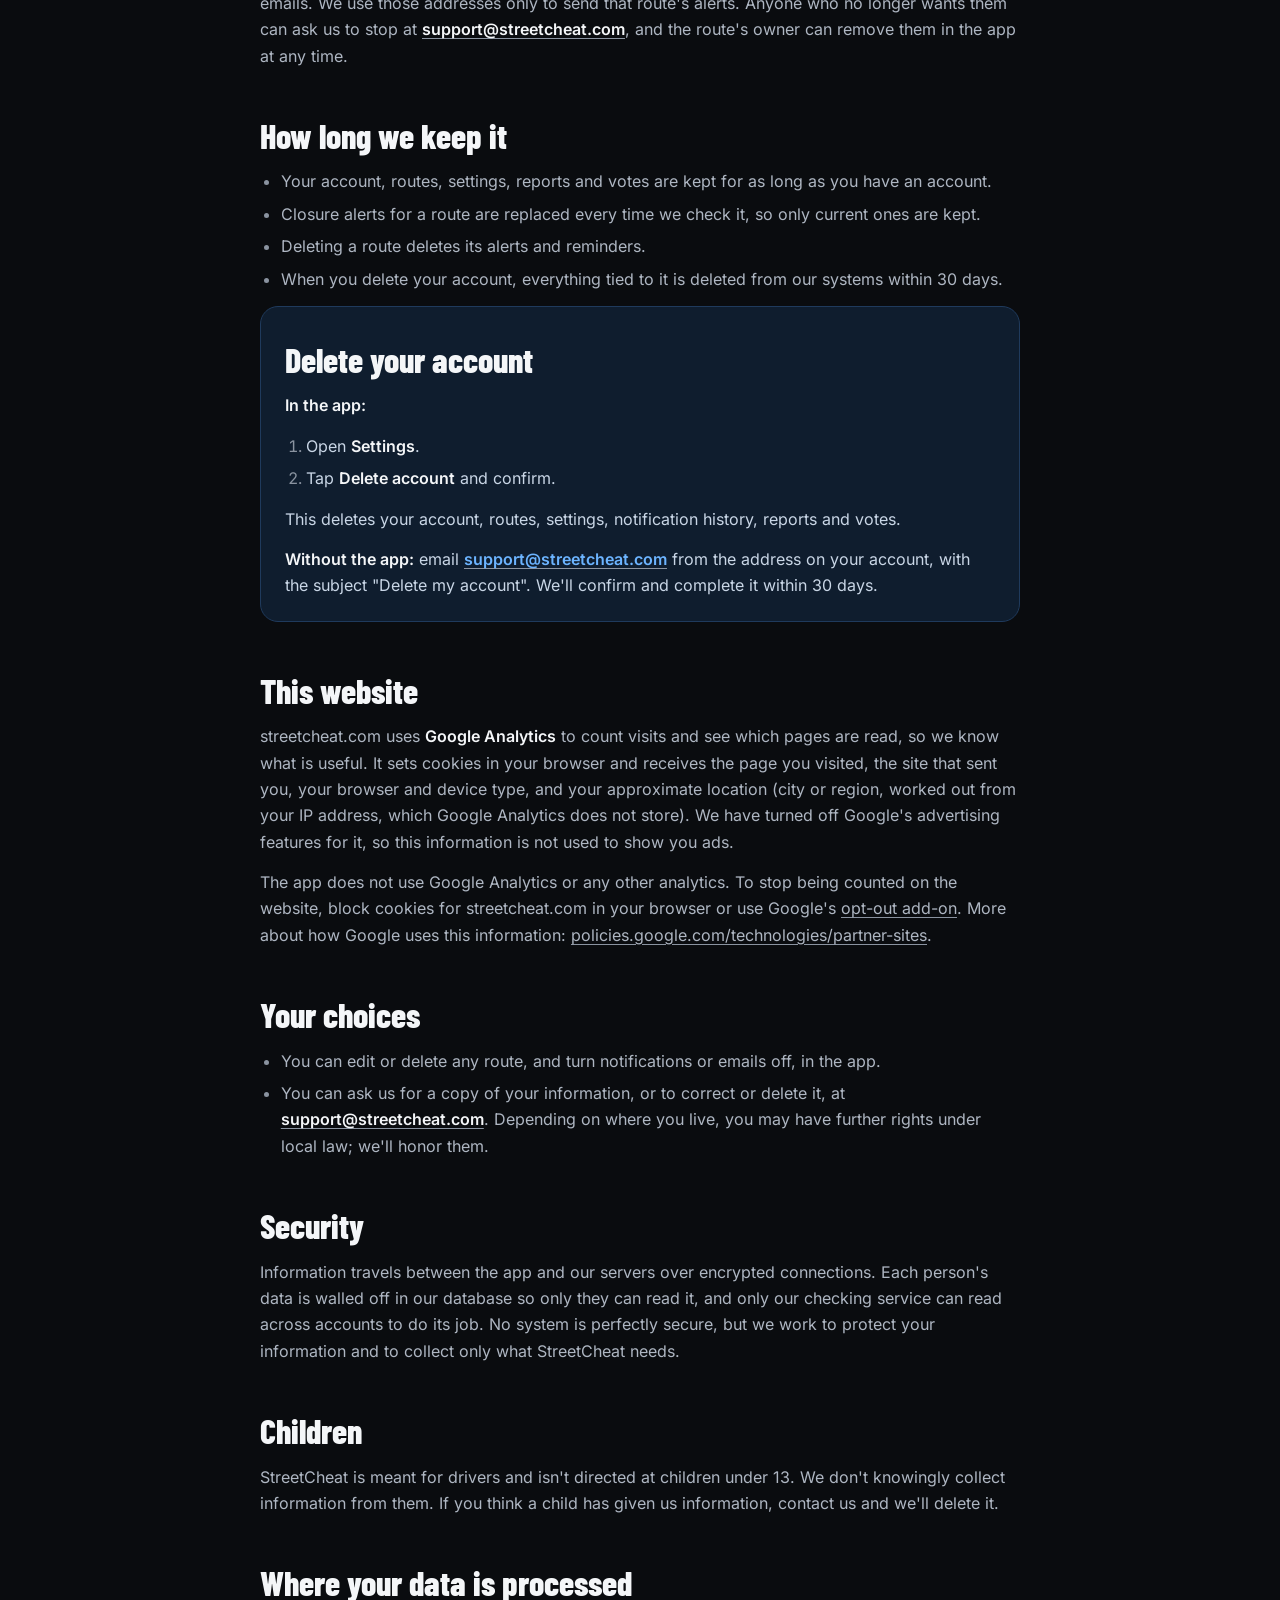
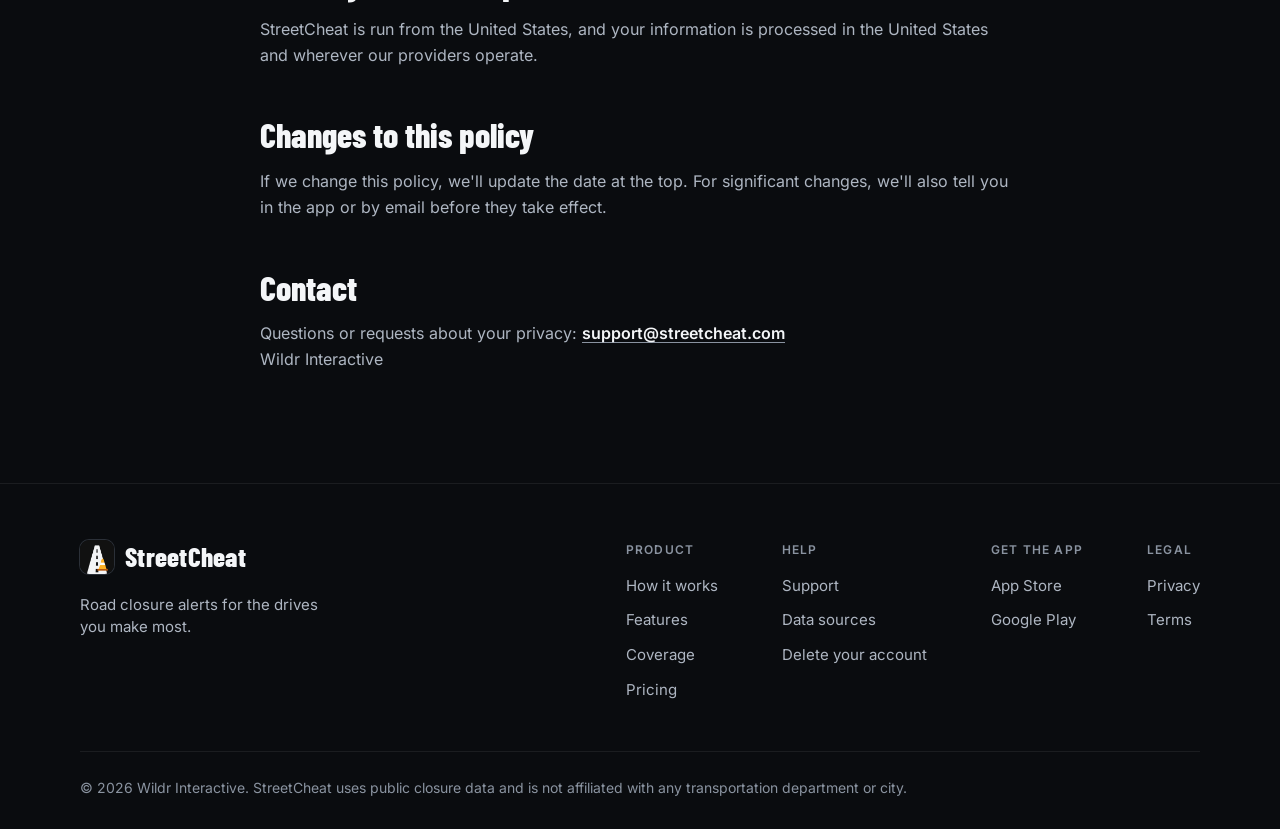
<file: privacy/index.html>
<!doctype html>
<html lang="en">
<head>
<meta charset="utf-8">
<meta name="viewport" content="width=device-width, initial-scale=1, viewport-fit=cover">
<meta http-equiv="Content-Security-Policy" content="default-src 'self'; img-src 'self' data: https://*.google-analytics.com https://*.googletagmanager.com; style-src 'self'; script-src 'self' https://*.googletagmanager.com; font-src 'self'; connect-src 'self' https://*.google-analytics.com https://*.analytics.google.com https://*.googletagmanager.com; base-uri 'self'; form-action 'self'; object-src 'none'; upgrade-insecure-requests">
<title>StreetCheat Privacy Policy</title>
<meta name="description" content="What StreetCheat collects, why, who helps us run it, and how to delete your account.">
<link rel="canonical" href="https://streetcheat.com/privacy/">
<meta property="og:type" content="website">
<meta property="og:url" content="https://streetcheat.com/privacy/">
<meta property="og:title" content="StreetCheat Privacy Policy">
<meta property="og:description" content="What StreetCheat collects, why, who helps us run it, and how to delete your account.">
<meta property="og:image" content="https://streetcheat.com/images/og.jpg">
<meta property="og:image:width" content="1200">
<meta property="og:image:height" content="630">
<meta name="twitter:card" content="summary_large_image">
<link rel="icon" type="image/png" href="/icon.png">
<link rel="apple-touch-icon" href="/icon.png">
<meta name="theme-color" content="#0A0C0F">
<link rel="preload" href="/fonts/inter-latin-wght-normal.woff2" as="font" type="font/woff2" crossorigin>
<link rel="preload" href="/fonts/barlow-condensed-latin-800-normal.woff2" as="font" type="font/woff2" crossorigin>
<link rel="stylesheet" href="/styles.css">
<script async src="https://www.googletagmanager.com/gtag/js?id=G-4PGCED93CX"></script>
<script src="/analytics.js"></script>
</head>
<body>
<header class="topbar">
  <div class="wrap">
    <a class="brand" href="/"><img src="/icon.png" alt="" width="34" height="34">StreetCheat</a>
    <nav aria-label="Main">
      <a class="page-link" href="/#how">How it works</a>
      <a class="page-link" href="/#features">Features</a>
      <a class="page-link" href="/#where">Coverage</a>
      <a class="page-link" href="/#pricing">Pricing</a>
      <a href="/support/">Support</a>
    </nav>
    <details class="menu"><summary>Menu</summary><nav aria-label="Menu"><a href="/#how">How it works</a><a href="/#features">Features</a><a href="/#where">Coverage</a><a href="/#pricing">Pricing</a><a href="/support/">Support</a><a href="/sources/">Data sources</a><a href="/#download" data-get-app>Get the app</a></nav></details>
    <a class="btn" href="/#download" data-get-app>Get the app</a>
  </div>
</header>

<main class="doc">
  <header>
    <h1>Privacy Policy</h1>
    <p class="updated">Last updated November 17, 2026</p>
    <p class="lede">StreetCheat checks the drives you make most against public road-closure data and tells you when something is in your way. This page explains what that takes from you, who helps us do it, and how to delete it all.</p>
  </header>

  <nav class="toc" aria-label="On this page">
    <p>On this page</p>
    <ul>
      <li><a href="#collect">What we collect</a></li>
      <li><a href="#use">How we use it</a></li>
      <li><a href="#providers">Who helps us</a></li>
      <li><a href="#recipients">People you add</a></li>
      <li><a href="#retention">How long we keep it</a></li>
      <li><a href="#delete-account">Delete your account</a></li>
      <li><a href="#website">This website</a></li>
      <li><a href="#contact">Contact</a></li>
    </ul>
  </nav>

  <section>
    <h2 id="who">Who we are</h2>
    <p>StreetCheat is operated by <strong>Wildr Interactive</strong> ("we", "us"). This policy covers the StreetCheat app for Android and iPhone the alert emails and notifications it sends, and this website, streetcheat.com.</p>
  </section>

  <section>
    <h2 id="collect">What we collect</h2>
    <h3>Your account</h3>
    <ul>
      <li><strong>Email address</strong>, and a password if you sign up with email. Passwords are stored only as a secure hash by our sign-in provider; we never see them.</li>
      <li>If you sign in with <strong>Google</strong> or <strong>Apple</strong>, we receive the email address (and, with Apple, the name) that the service shares with us. With Apple you can choose to hide your email; we then only see a private relay address.</li>
    </ul>
    <h3>Your routes</h3>
    <ul>
      <li>The <strong>name, starting address and destination address</strong> you enter for each route, the days you drive, your usual departure time, and for rotating shifts, your on/off pattern.</li>
      <li>The <strong>driving path</strong> between those addresses, which we look up so we can check it for closures and draw it on the map.</li>
      <li>The <strong>email addresses</strong> you list to receive a route's alerts (see <a href="#recipients">People you add</a>).</li>
    </ul>
    <h3>Notifications and settings</h3>
    <ul>
      <li>A <strong>push token</strong> for your phone, so we can send it notifications, and whether the phone is Android or iPhone. It is removed when you sign out.</li>
      <li>Your <strong>notification settings</strong>: when the daily summary arrives, quiet hours, morning reminders and similar choices.</li>
      <li>A history of the <strong>notifications</strong> we sent you, so the app can show them again.</li>
    </ul>
    <h3>Feedback you give</h3>
    <ul>
      <li>Closures you <strong>report</strong> as wrong or over, your <strong>thumbs up or down</strong> on a closure, and whether you found a notification helpful.</li>
    </ul>
    <h3>What we don't collect</h3>
    <ul>
      <li>We do <strong>not</strong> use your phone's location. StreetCheat only knows the addresses you type.</li>
      <li>We don't access your contacts, photos, camera or microphone.</li>
      <li>The app contains <strong>no advertising and no analytics or tracking tools</strong>.</li>
      <li>We <strong>never sell</strong> your information or share it for advertising.</li>
    </ul>
  </section>

  <section>
    <h2 id="use">How we use it</h2>
    <ul>
      <li>To find the driving path for each route and check it, about once an hour, against closure information published by state transportation departments and city governments.</li>
      <li>To send you, and the people you added, the alerts you asked for: notifications, a daily summary email, and a weekly look ahead.</li>
      <li>To show you your routes, closures and past notifications in the app.</li>
      <li>To judge how reliable a closure is. Reports and votes from everyone who drives past it are combined into a confidence level that all users see. Other users never see who voted or reported.</li>
      <li>To keep the service working, answer your messages, and prevent abuse (for example, limits on the number of routes and email recipients).</li>
    </ul>
    <p>When we check public closure sources, we ask them only about the <strong>map area</strong> around the routes we check. We never send them your addresses, your name or your email.</p>
  </section>

  <section>
    <h2 id="providers">Who helps us run StreetCheat</h2>
    <p>These companies process information for us, only to provide the service and under their own privacy and security commitments. None of them may use it for their own purposes, such as advertising.</p>
    <div class="table-wrap">
      <table>
        <thead><tr><th>Provider</th><th>What they do</th><th>What they receive</th></tr></thead>
        <tbody>
          <tr><td>Supabase</td><td>Hosts our database and sign-in</td><td>Your account and everything listed above</td></tr>
          <tr><td>Google</td><td>Driving directions, the in-app map on Android, Google sign-in, and delivery of Android notifications (Firebase Cloud Messaging)</td><td>Route addresses (for directions), notification contents, and what Google sign-in normally shares</td></tr>
          <tr><td>OpenRouteService (HeiGIT)</td><td>Backup service for turning addresses into map positions and directions</td><td>Route addresses, only when used as a backup</td></tr>
          <tr><td>Apple</td><td>Sign in with Apple on iPhone</td><td>What Sign in with Apple normally shares</td></tr>
          <tr><td>Expo</td><td>Passes notifications to Apple and Google, and delivers app updates</td><td>Push token and notification contents</td></tr>
          <tr><td>Resend</td><td>Delivers our emails</td><td>Recipient addresses and the email contents</td></tr>
          <tr><td>GitHub</td><td>Runs our hourly route checks</td><td>Route and alert information while a check runs</td></tr>
          <tr><td>Google Analytics</td><td>Counts visits to streetcheat.com (the website only, not the app)</td><td>What your browser sends when you visit the website (see <a href="#website">This website</a>)</td></tr>
        </tbody>
      </table>
    </div>
    <p>We may also disclose information if the law requires it, or to protect the rights and safety of our users or others. If StreetCheat is sold or merged, your information would move with it under this policy.</p>
  </section>

  <section>
    <h2 id="recipients">People you add to a route</h2>
    <p>You can list an email address to receive a route's alert emails (one per route on the free plan), for example a family member who makes the same drive. Please add only people who want these emails. We use those addresses only to send that route's alerts. Anyone who no longer wants them can ask us to stop at <a class="email" href="mailto:support@streetcheat.com">support@streetcheat.com</a>, and the route's owner can remove them in the app at any time.</p>
  </section>

  <section>
    <h2 id="retention">How long we keep it</h2>
    <ul>
      <li>Your account, routes, settings, reports and votes are kept for as long as you have an account.</li>
      <li>Closure alerts for a route are replaced every time we check it, so only current ones are kept.</li>
      <li>Deleting a route deletes its alerts and reminders.</li>
      <li>When you delete your account, everything tied to it is deleted from our systems within 30 days.</li>
    </ul>
  </section>

  <section class="callout" aria-labelledby="delete-account">
    <h2 id="delete-account">Delete your account</h2>
    <p><strong>In the app:</strong></p>
    <ol>
      <li>Open <strong>Settings</strong>.</li>
      <li>Tap <strong>Delete account</strong> and confirm.</li>
    </ol>
    <p>This deletes your account, routes, settings, notification history, reports and votes.</p>
    <p><strong>Without the app:</strong> email <a class="email" href="mailto:support@streetcheat.com?subject=Delete%20my%20account">support@streetcheat.com</a> from the address on your account, with the subject "Delete my account". We'll confirm and complete it within 30 days.</p>
  </section>

  <section>
    <h2 id="website">This website</h2>
    <p>streetcheat.com uses <strong>Google Analytics</strong> to count visits and see which pages are read, so we know what is useful. It sets cookies in your browser and receives the page you visited, the site that sent you, your browser and device type, and your approximate location (city or region, worked out from your IP address, which Google Analytics does not store). We have turned off Google's advertising features for it, so this information is not used to show you ads.</p>
    <p>The app does not use Google Analytics or any other analytics. To stop being counted on the website, block cookies for streetcheat.com in your browser or use Google's <a href="https://tools.google.com/dlpage/gaoptout" rel="noopener">opt-out add-on</a>. More about how Google uses this information: <a href="https://policies.google.com/technologies/partner-sites" rel="noopener">policies.google.com/technologies/partner-sites</a>.</p>
  </section>

  <section>
    <h2 id="rights">Your choices</h2>
    <ul>
      <li>You can edit or delete any route, and turn notifications or emails off, in the app.</li>
      <li>You can ask us for a copy of your information, or to correct or delete it, at <a class="email" href="mailto:support@streetcheat.com">support@streetcheat.com</a>. Depending on where you live, you may have further rights under local law; we'll honor them.</li>
    </ul>
  </section>

  <section>
    <h2 id="security">Security</h2>
    <p>Information travels between the app and our servers over encrypted connections. Each person's data is walled off in our database so only they can read it, and only our checking service can read across accounts to do its job. No system is perfectly secure, but we work to protect your information and to collect only what StreetCheat needs.</p>
  </section>

  <section>
    <h2 id="children">Children</h2>
    <p>StreetCheat is meant for drivers and isn't directed at children under 13. We don't knowingly collect information from them. If you think a child has given us information, contact us and we'll delete it.</p>
  </section>

  <section>
    <h2 id="where">Where your data is processed</h2>
    <p>StreetCheat is run from the United States, and your information is processed in the United States and wherever our providers operate.</p>
  </section>

  <section>
    <h2 id="changes">Changes to this policy</h2>
    <p>If we change this policy, we'll update the date at the top. For significant changes, we'll also tell you in the app or by email before they take effect.</p>
  </section>

  <section>
    <h2 id="contact">Contact</h2>
    <p>Questions or requests about your privacy: <a class="email" href="mailto:support@streetcheat.com">support@streetcheat.com</a><br>Wildr Interactive</p>
  </section>

</main>

<footer class="footer">
  <div class="wrap">
    <div class="footer-top">
      <div class="footer-brand">
        <a class="brand" href="/"><img src="/icon.png" alt="" width="34" height="34">StreetCheat</a>
        <p>Road closure alerts for the drives you make most.</p>
      </div>
      <nav aria-label="Footer">
        <div><p>Product</p><a href="/#how">How it works</a><a href="/#features">Features</a><a href="/#where">Coverage</a><a href="/#pricing">Pricing</a></div>
        <div><p>Help</p><a href="/support/">Support</a><a href="/sources/">Data sources</a><a href="/privacy/#delete-account">Delete your account</a></div>
        <div><p>Get the app</p><a href="https://apps.apple.com/us/app/streetcheat-road-closures/id6816572317">App Store</a><a href="https://play.google.com/store/apps/details?id=com.streetcheat.app">Google Play</a></div>
        <div><p>Legal</p><a href="/privacy/">Privacy</a><a href="/terms/">Terms</a></div>
      </nav>
    </div>
    <p class="footer-fine">&copy; <span data-year>2026</span> Wildr Interactive. StreetCheat uses public closure data and is not affiliated with any transportation department or city.</p>
  </div>
</footer>
<script src="/site.js" defer></script>
</body>
</html>
</file>
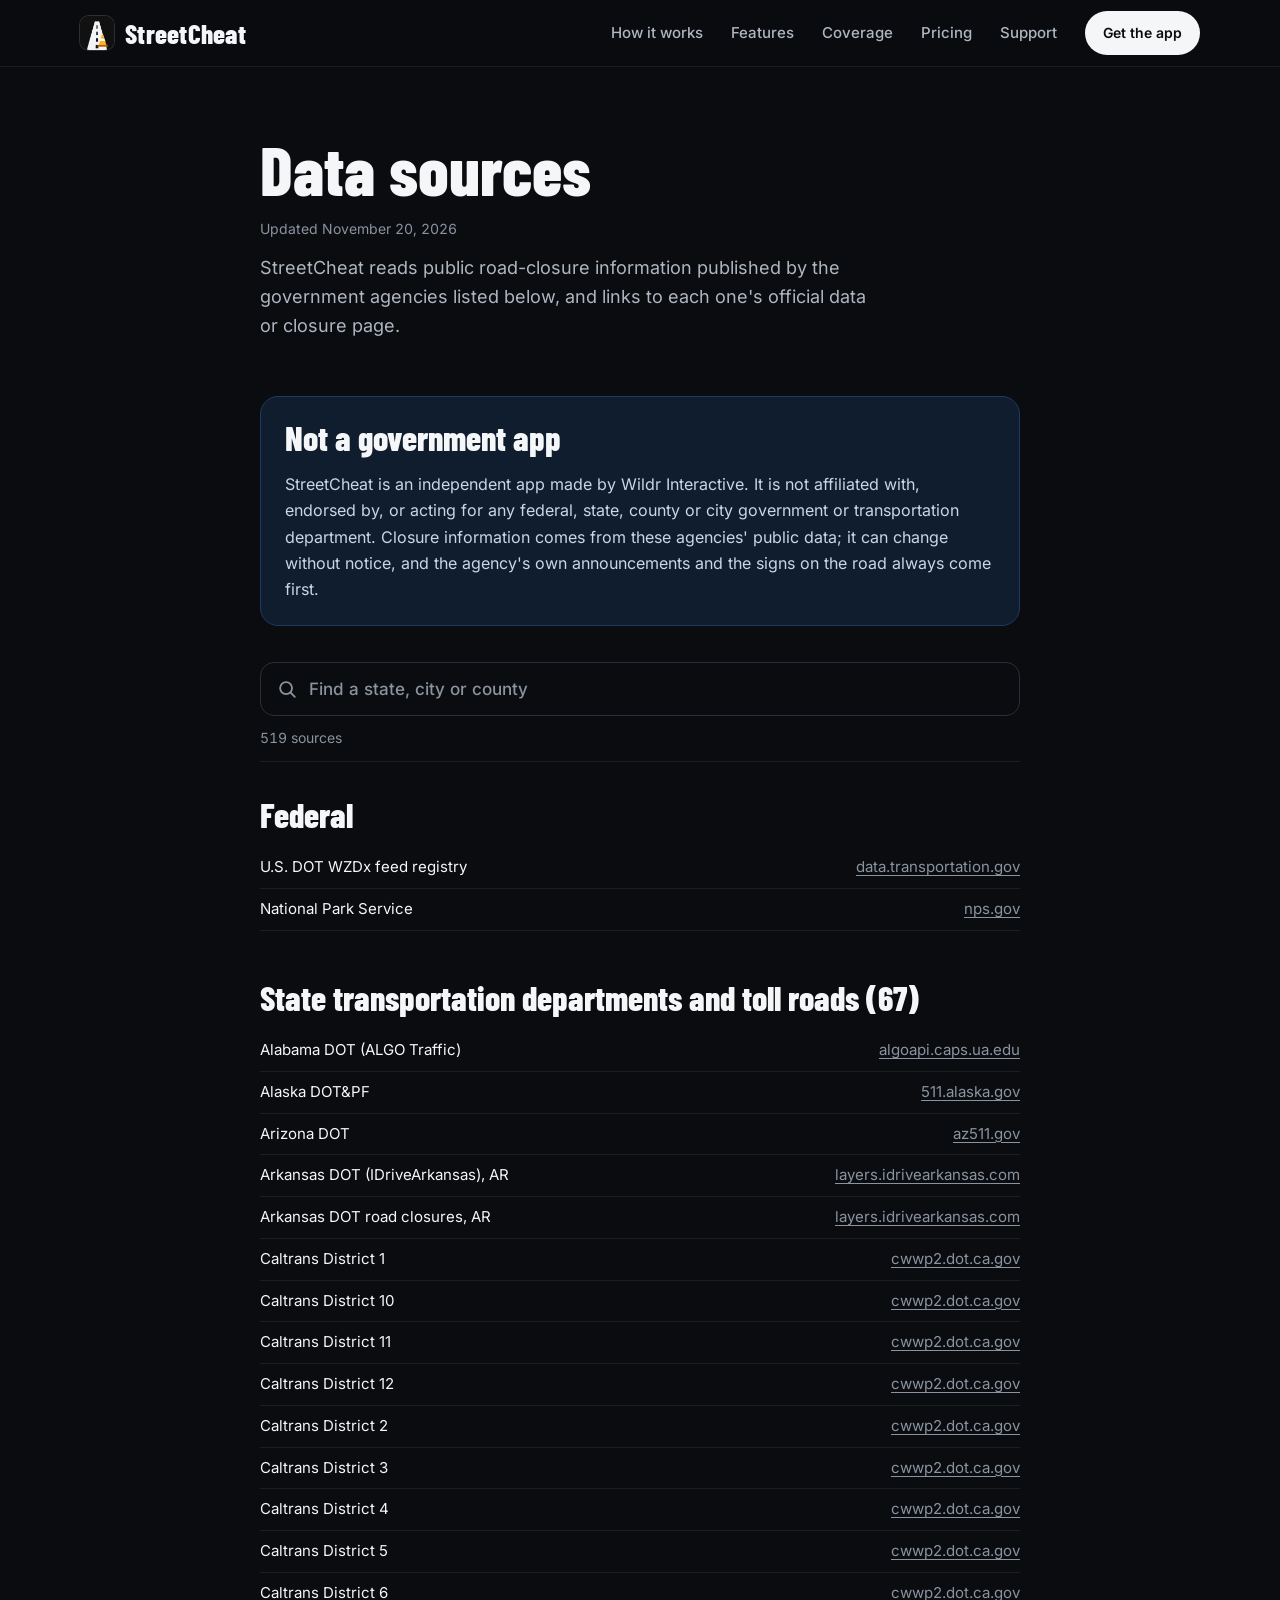
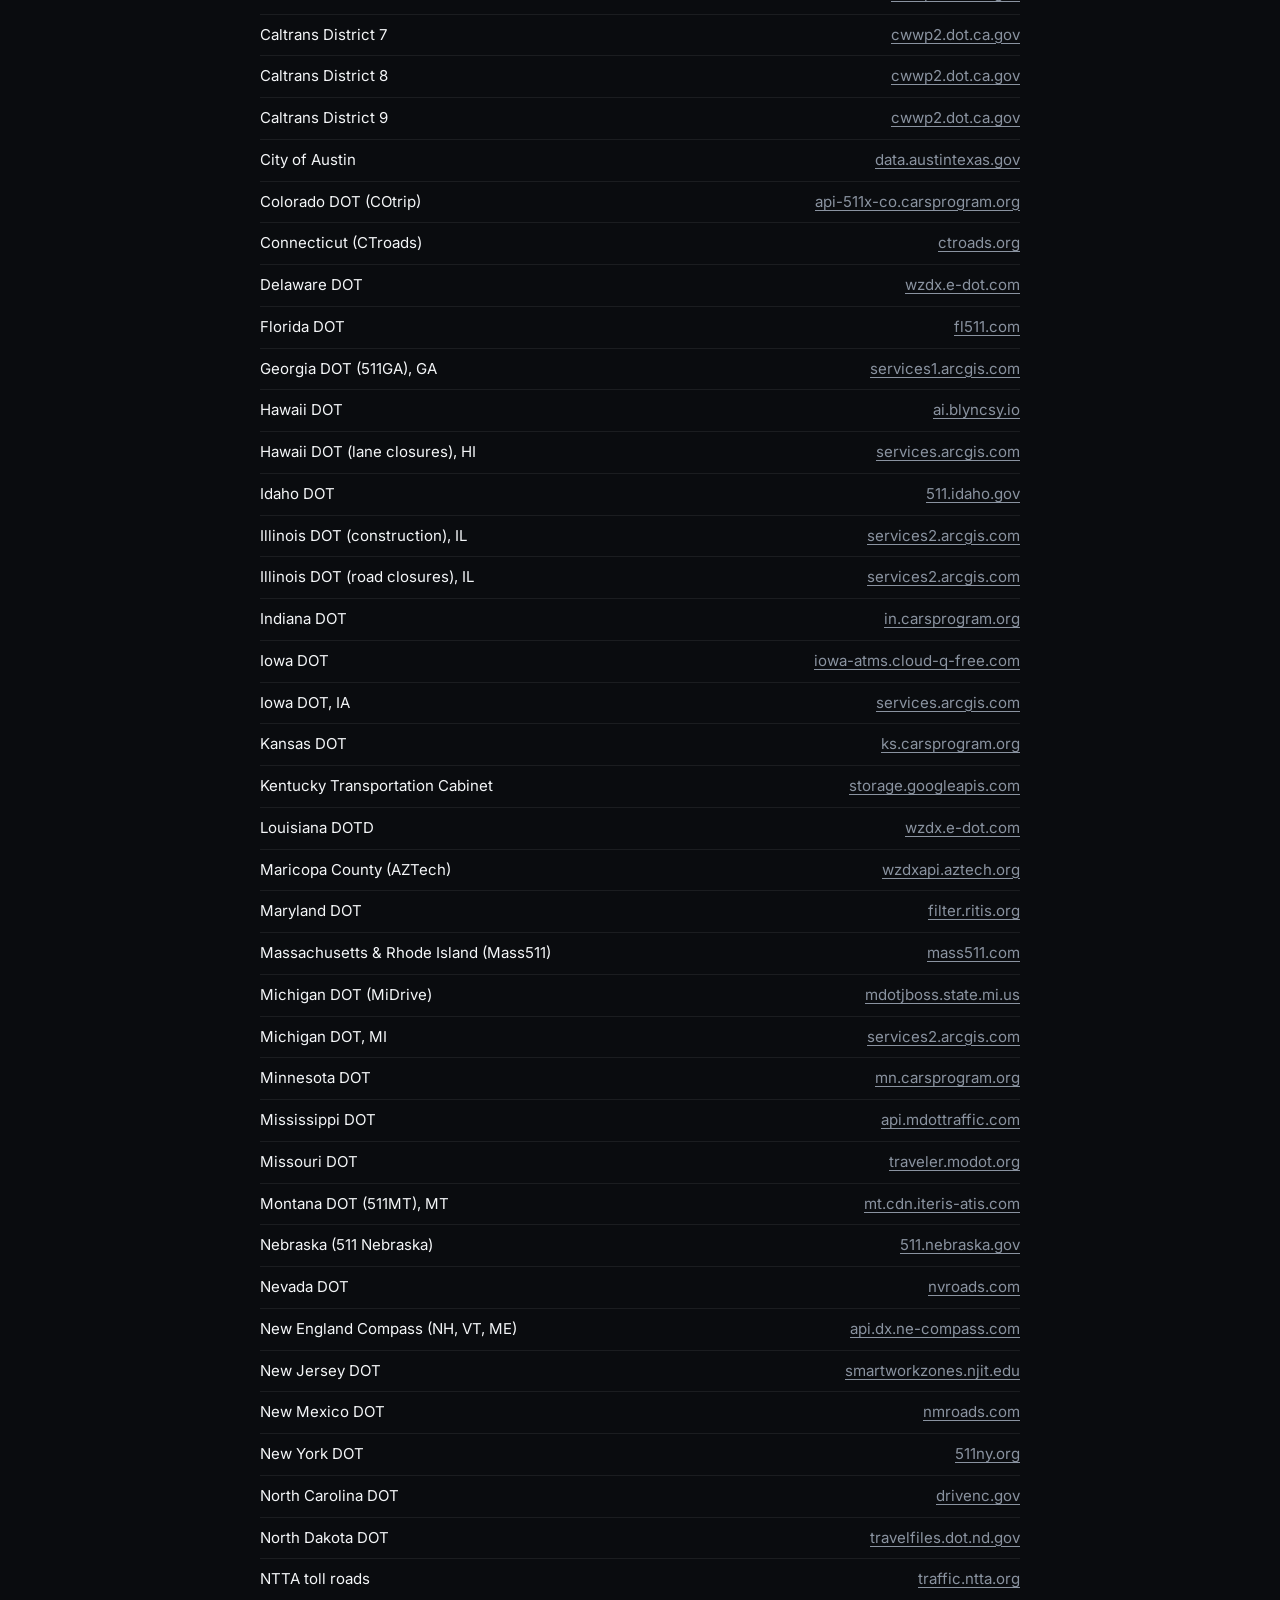
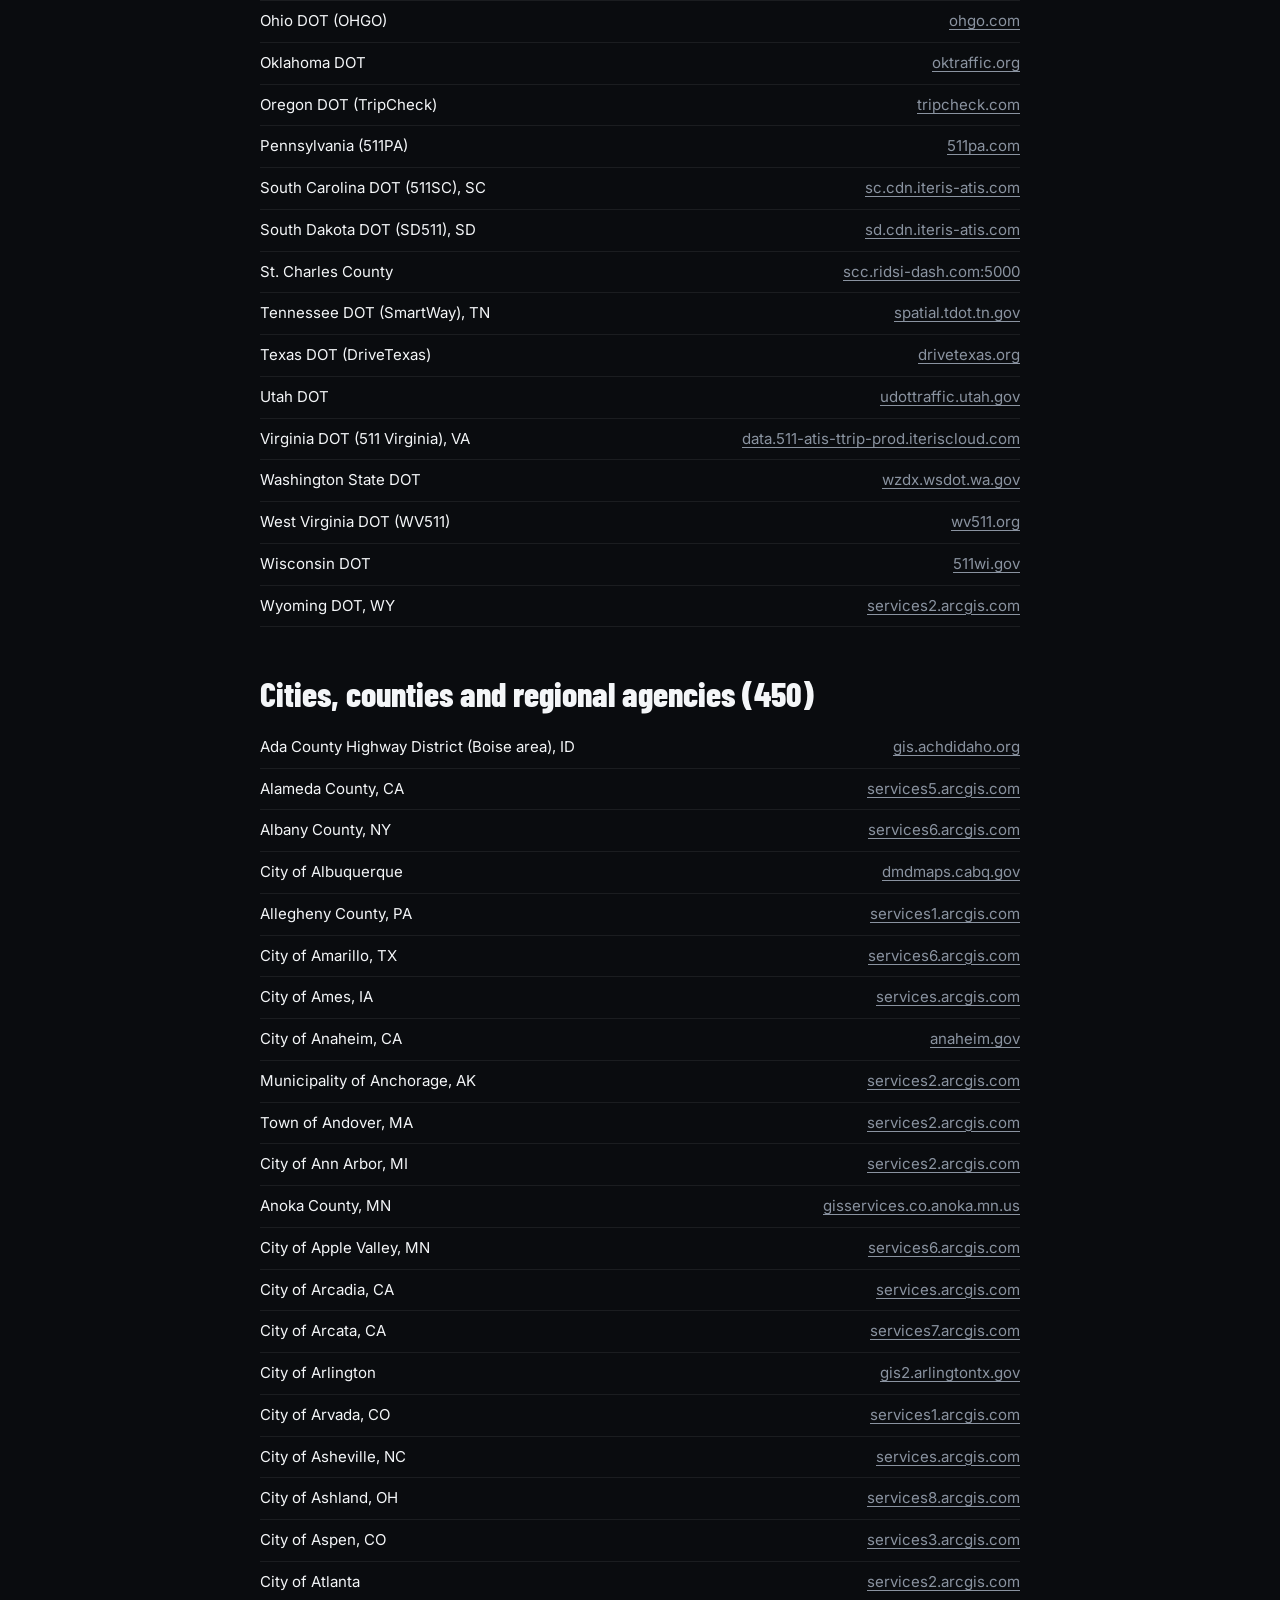
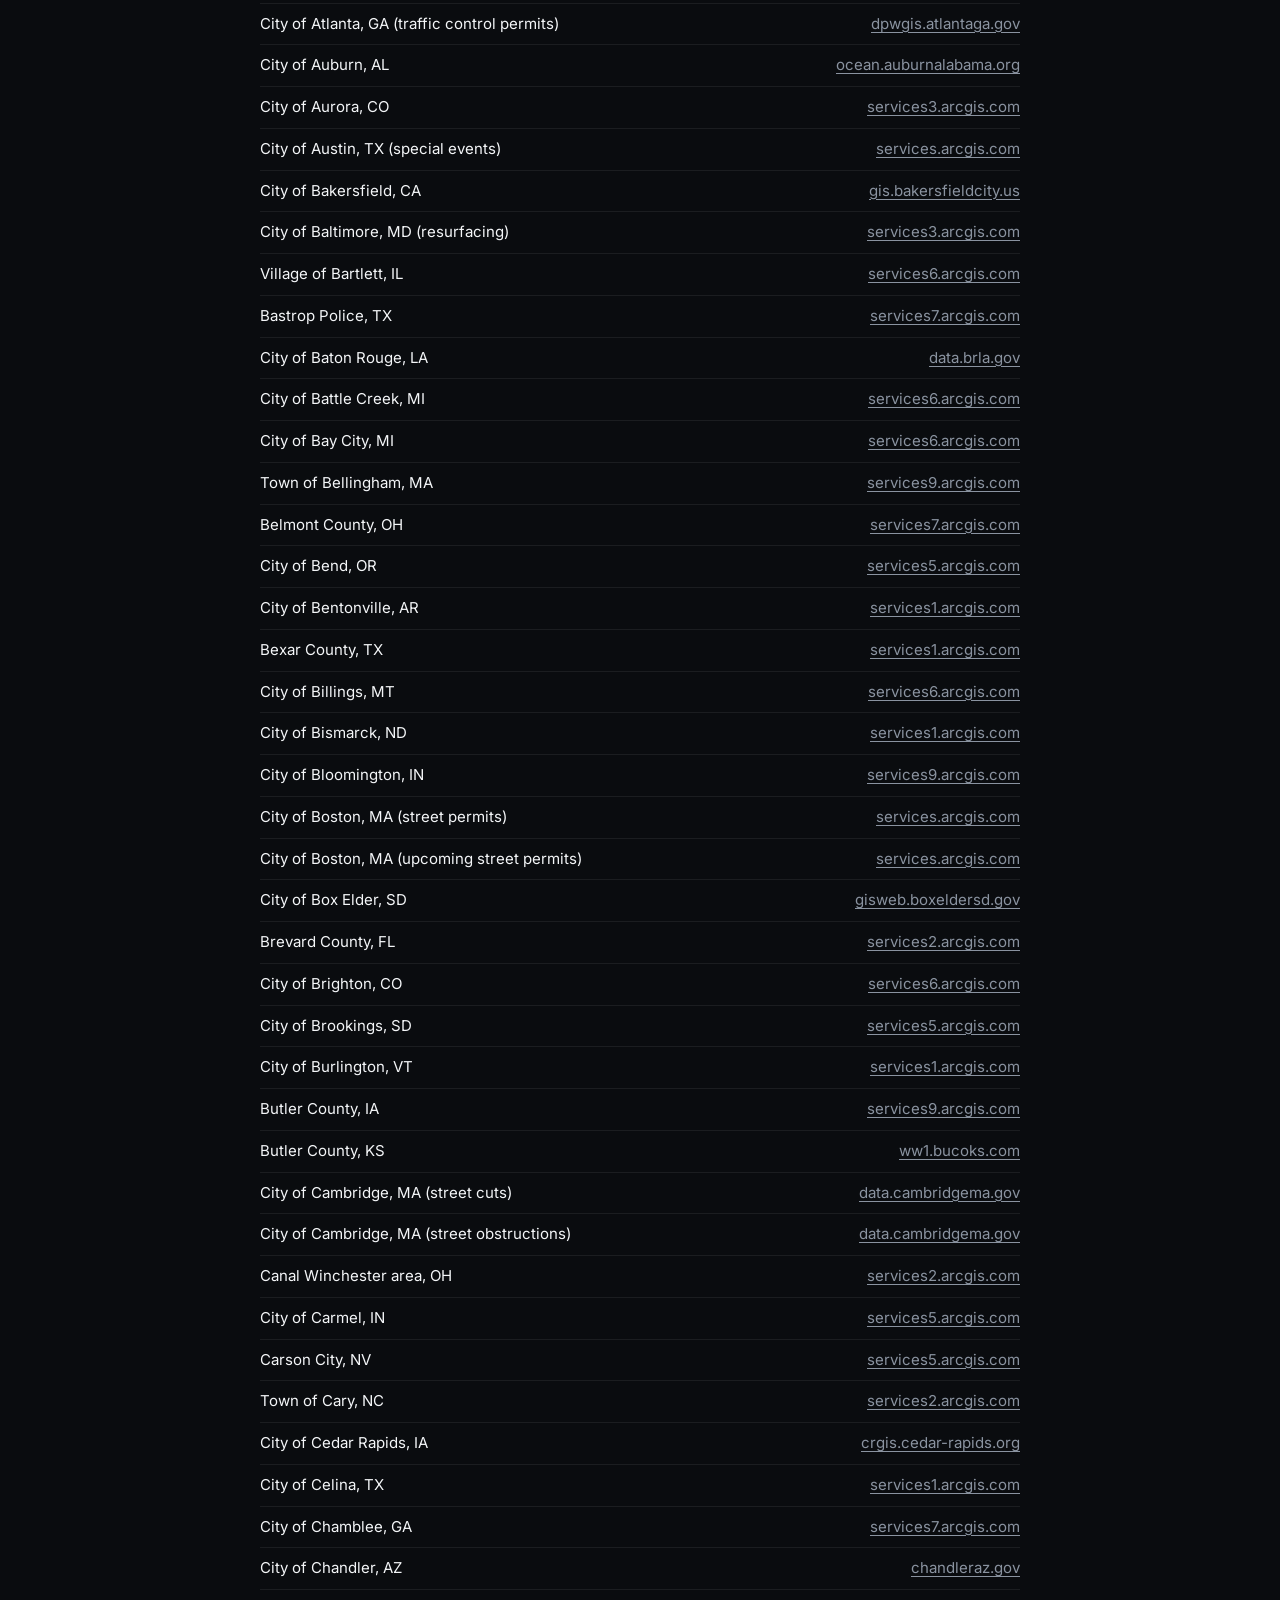
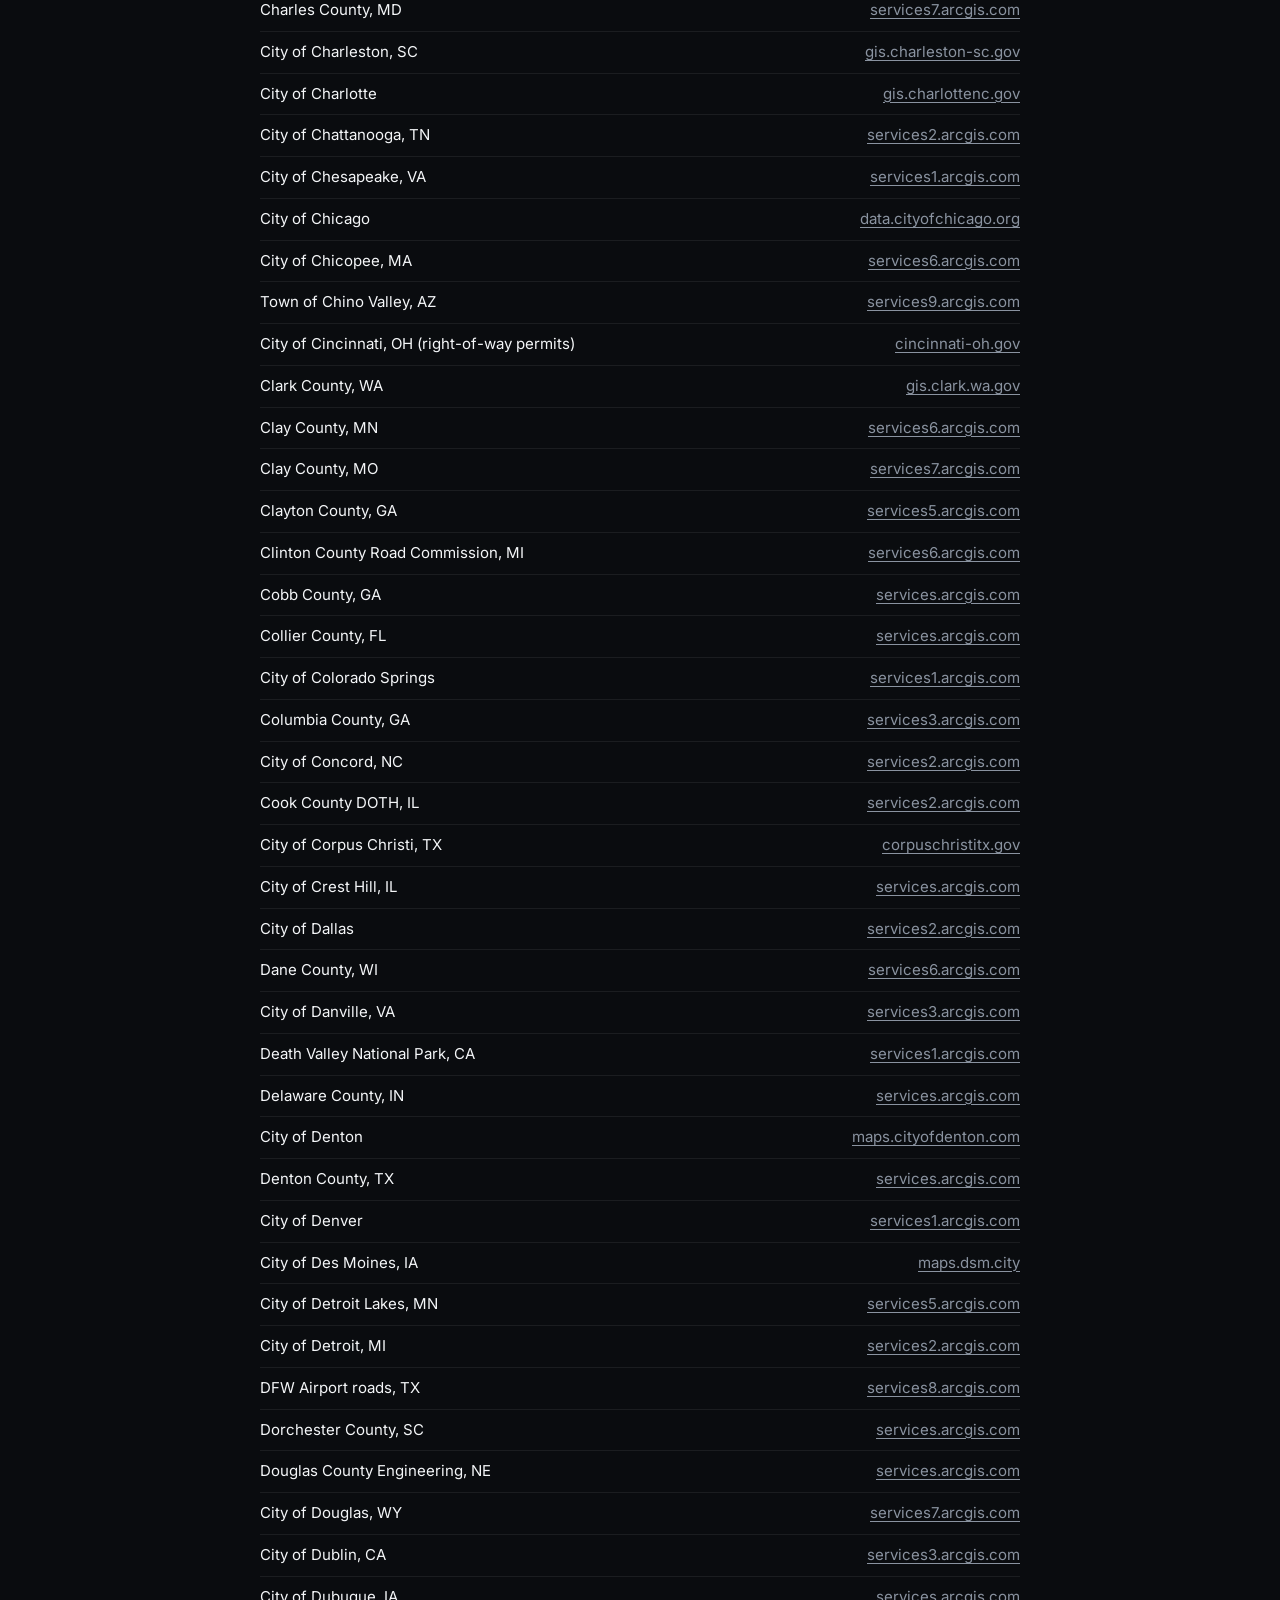
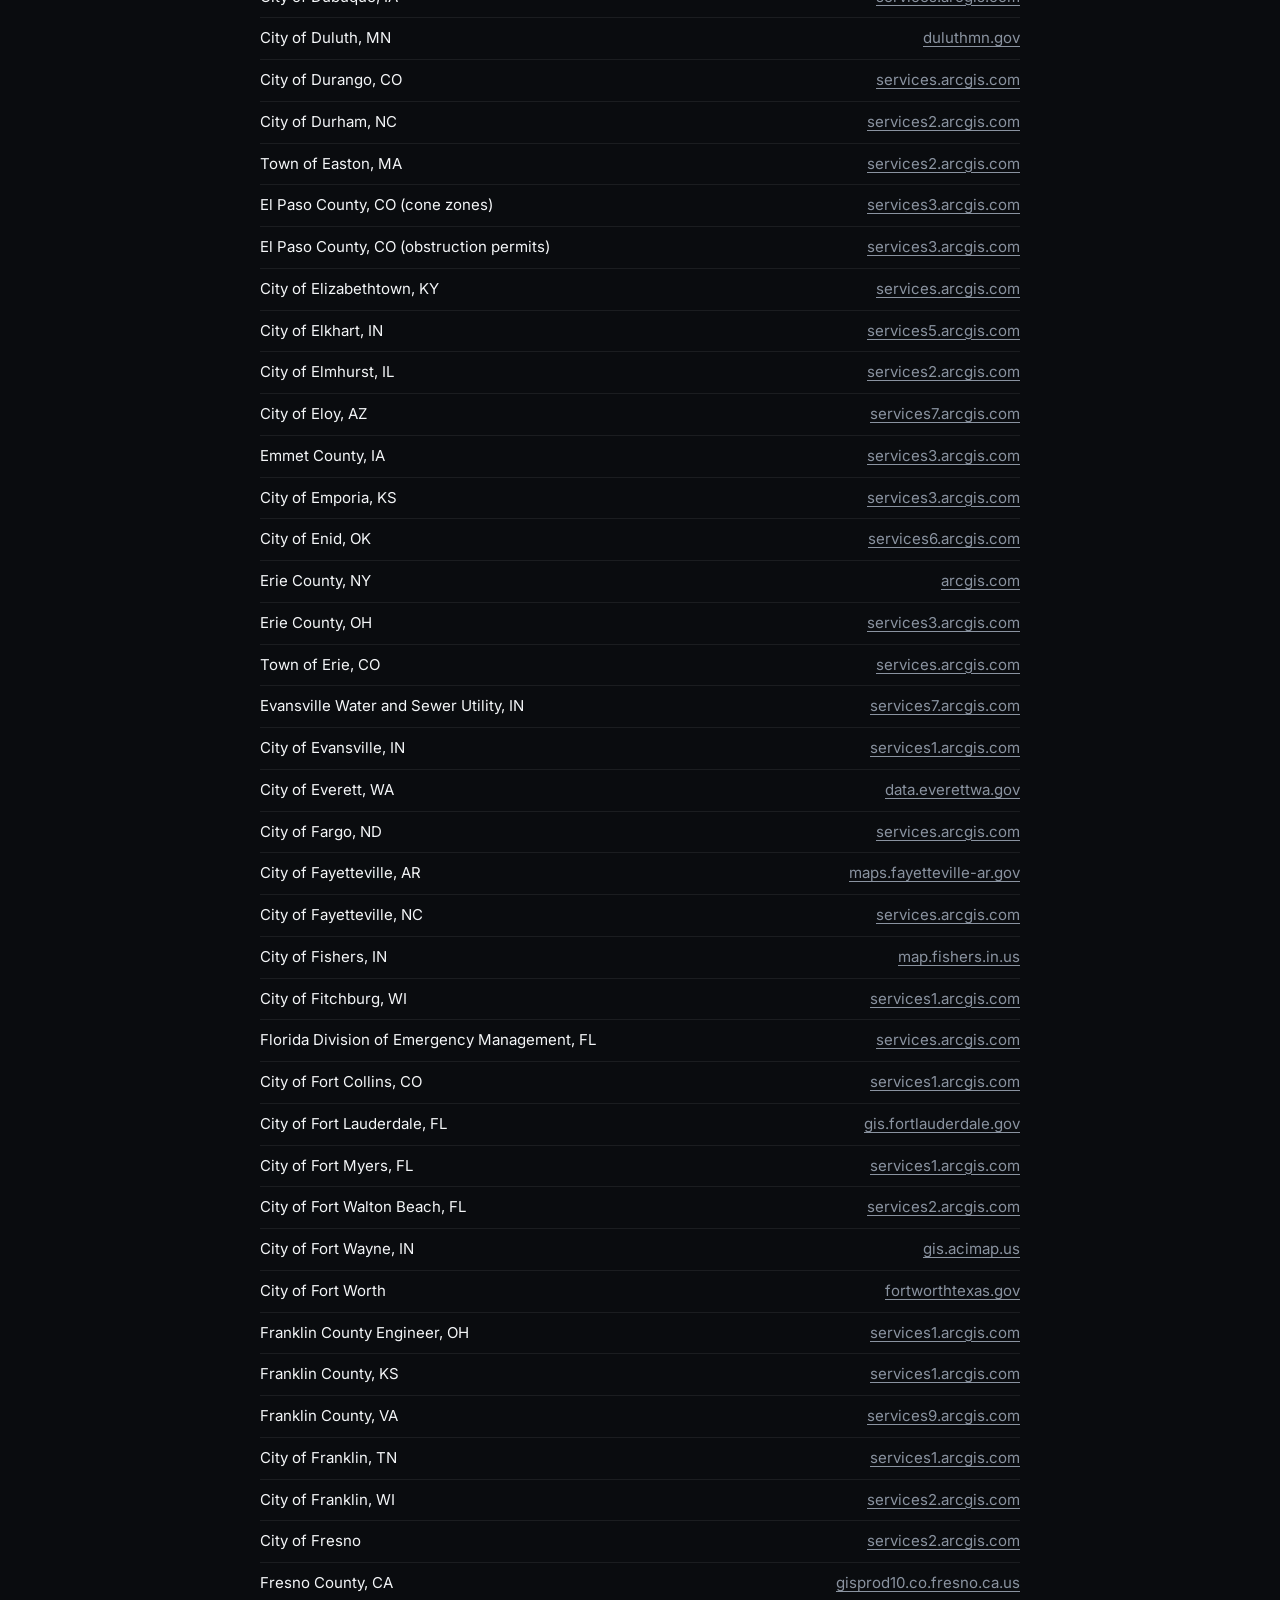
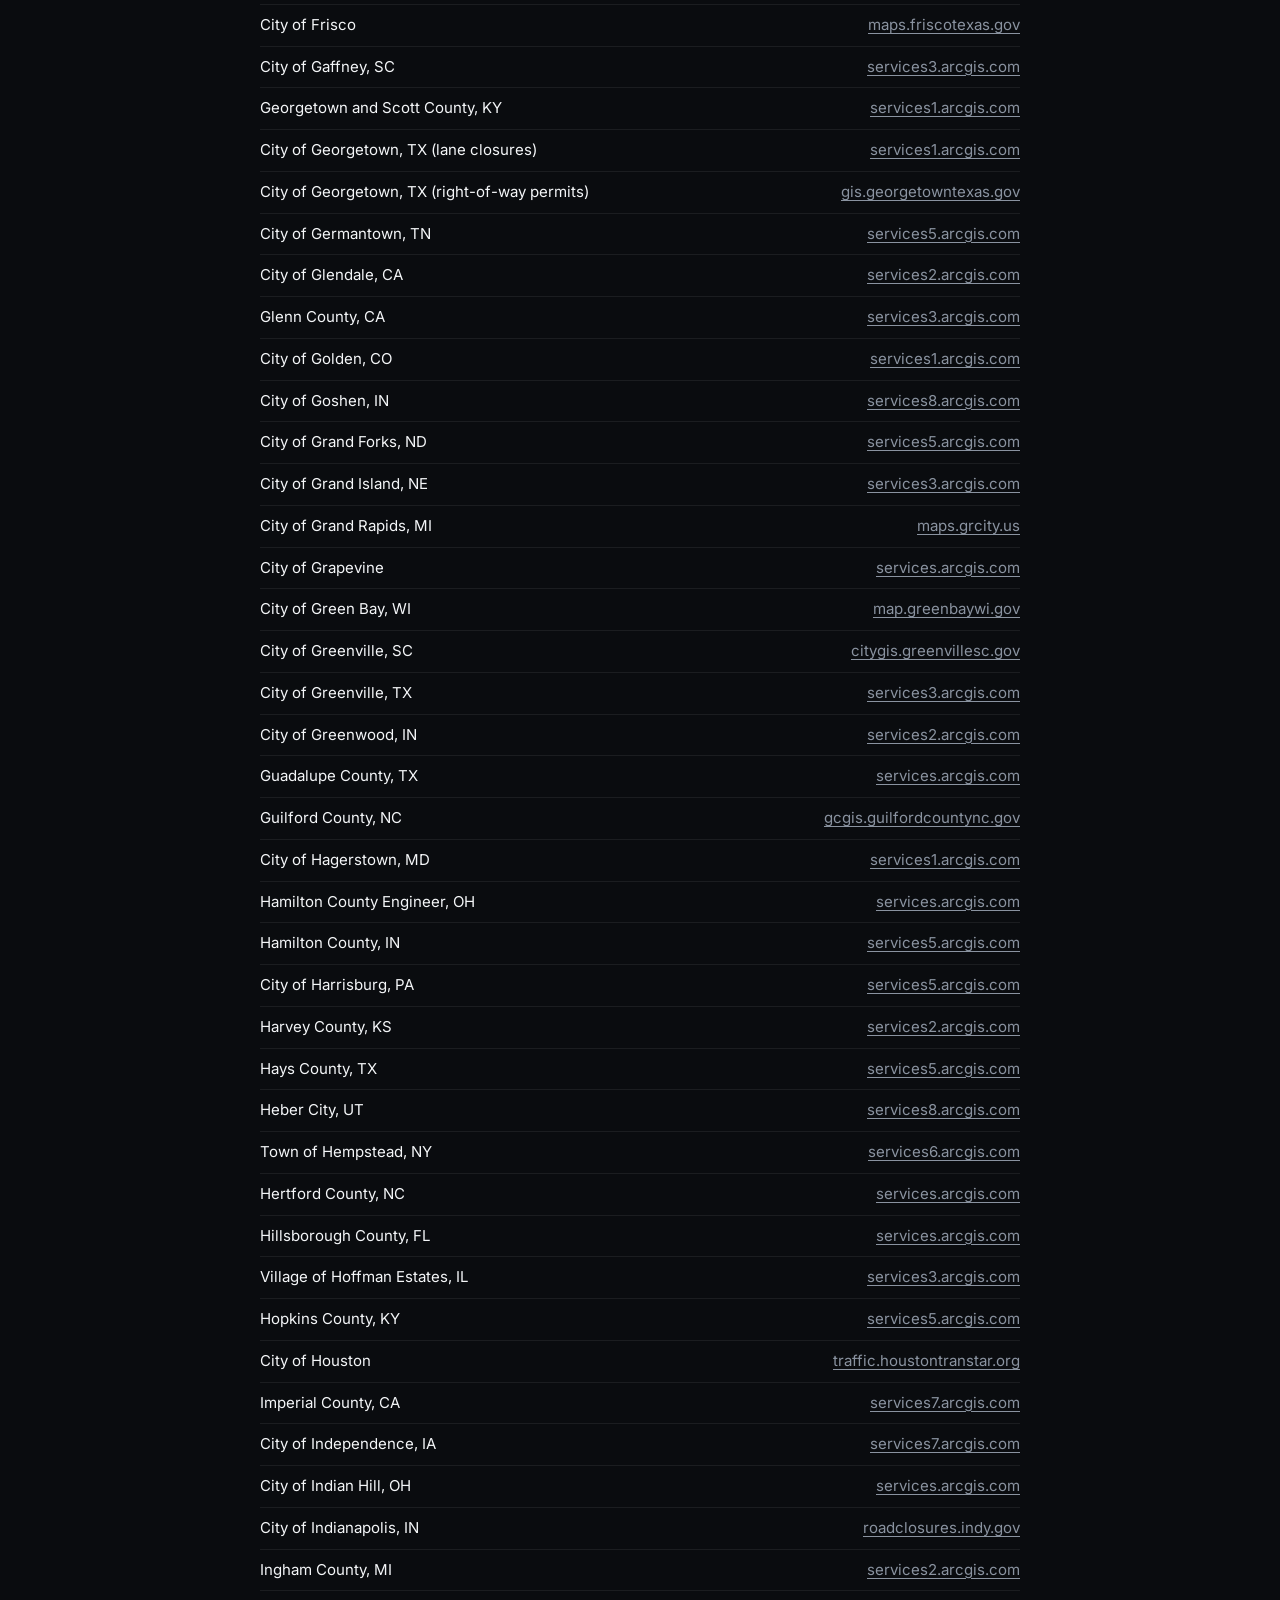
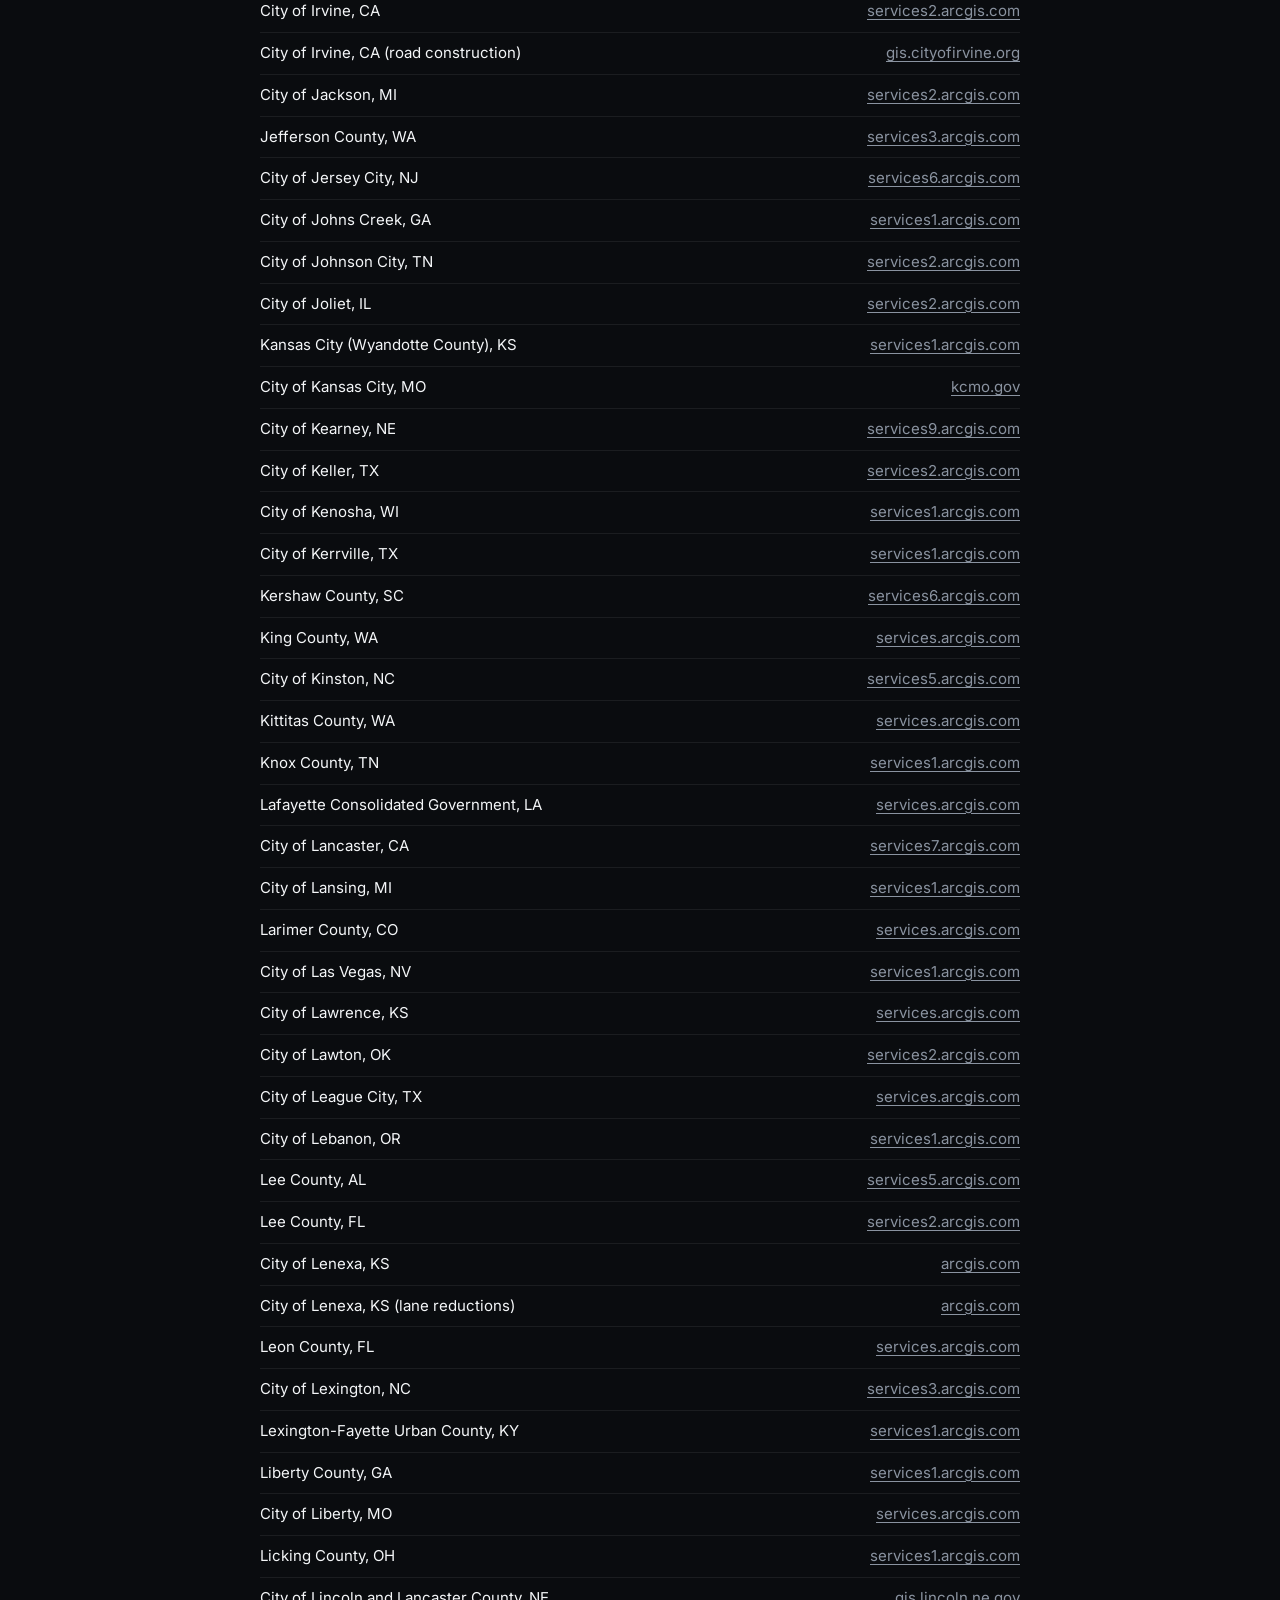
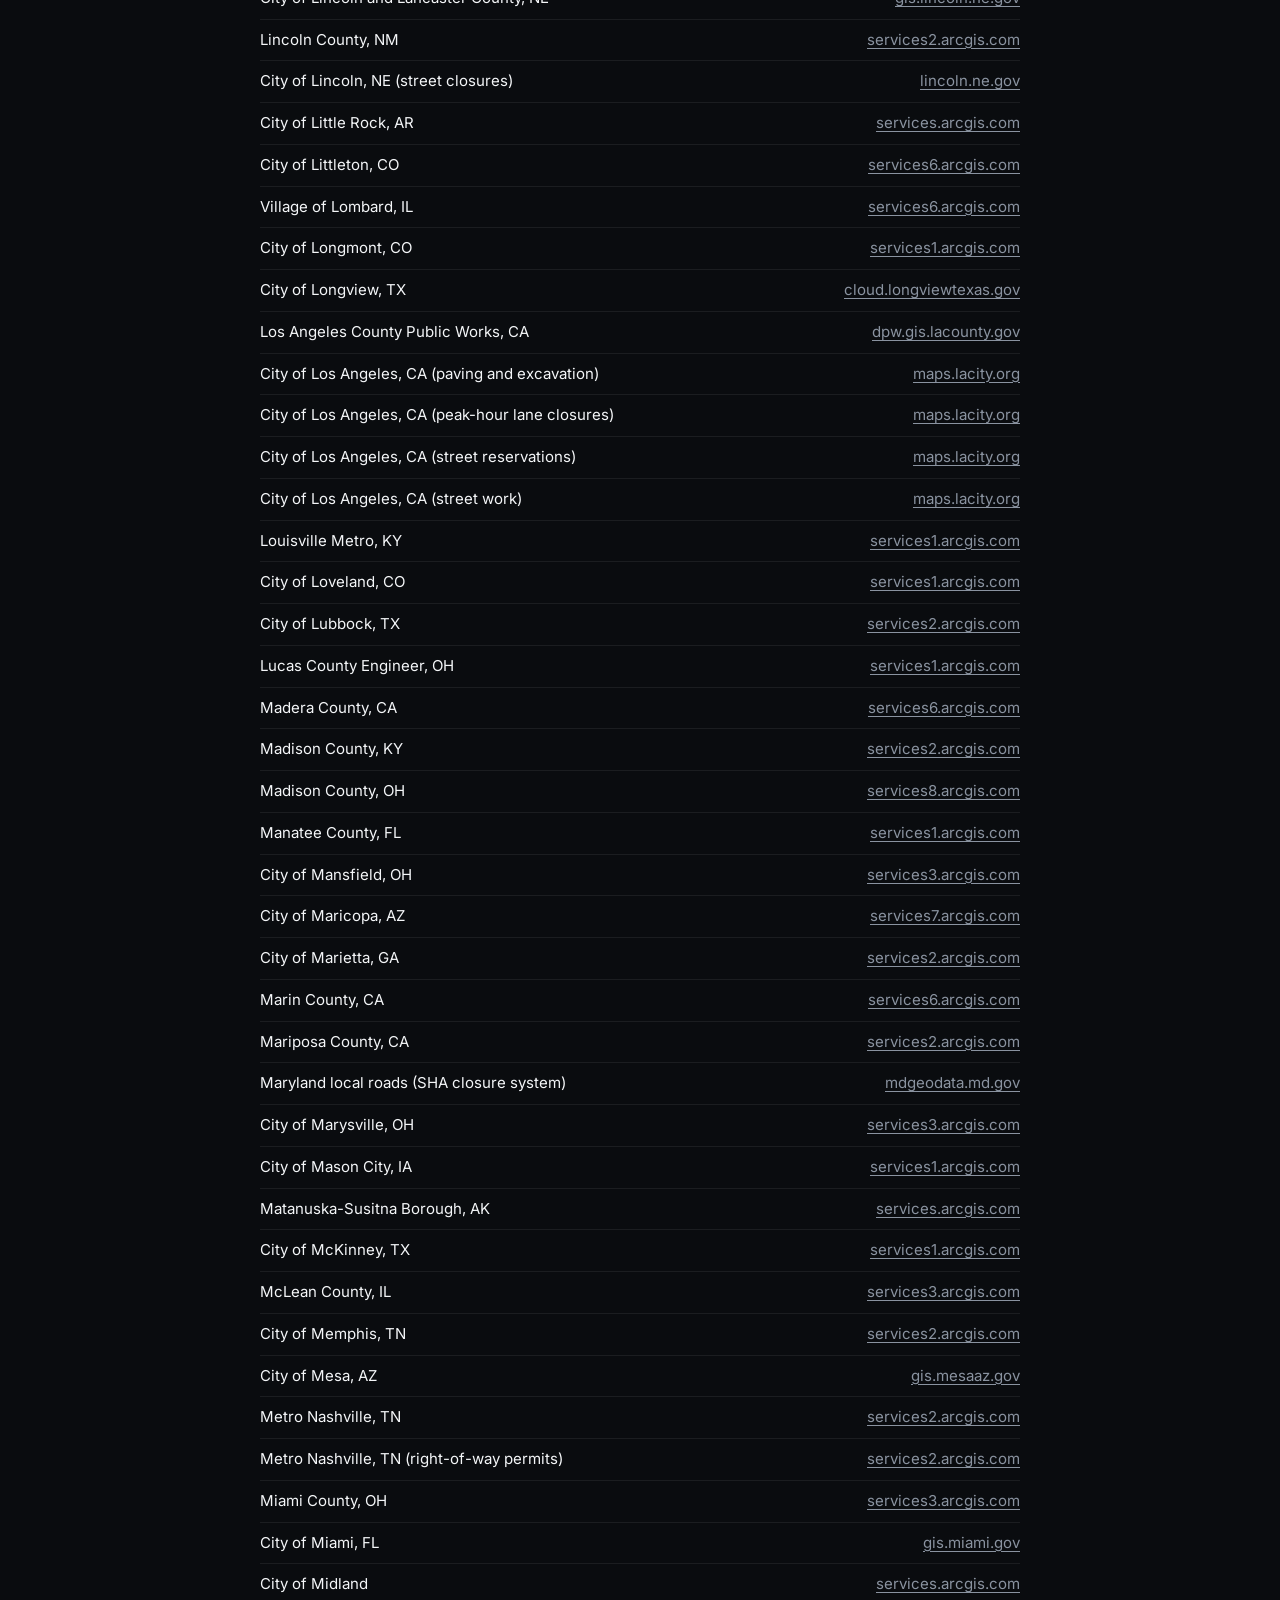
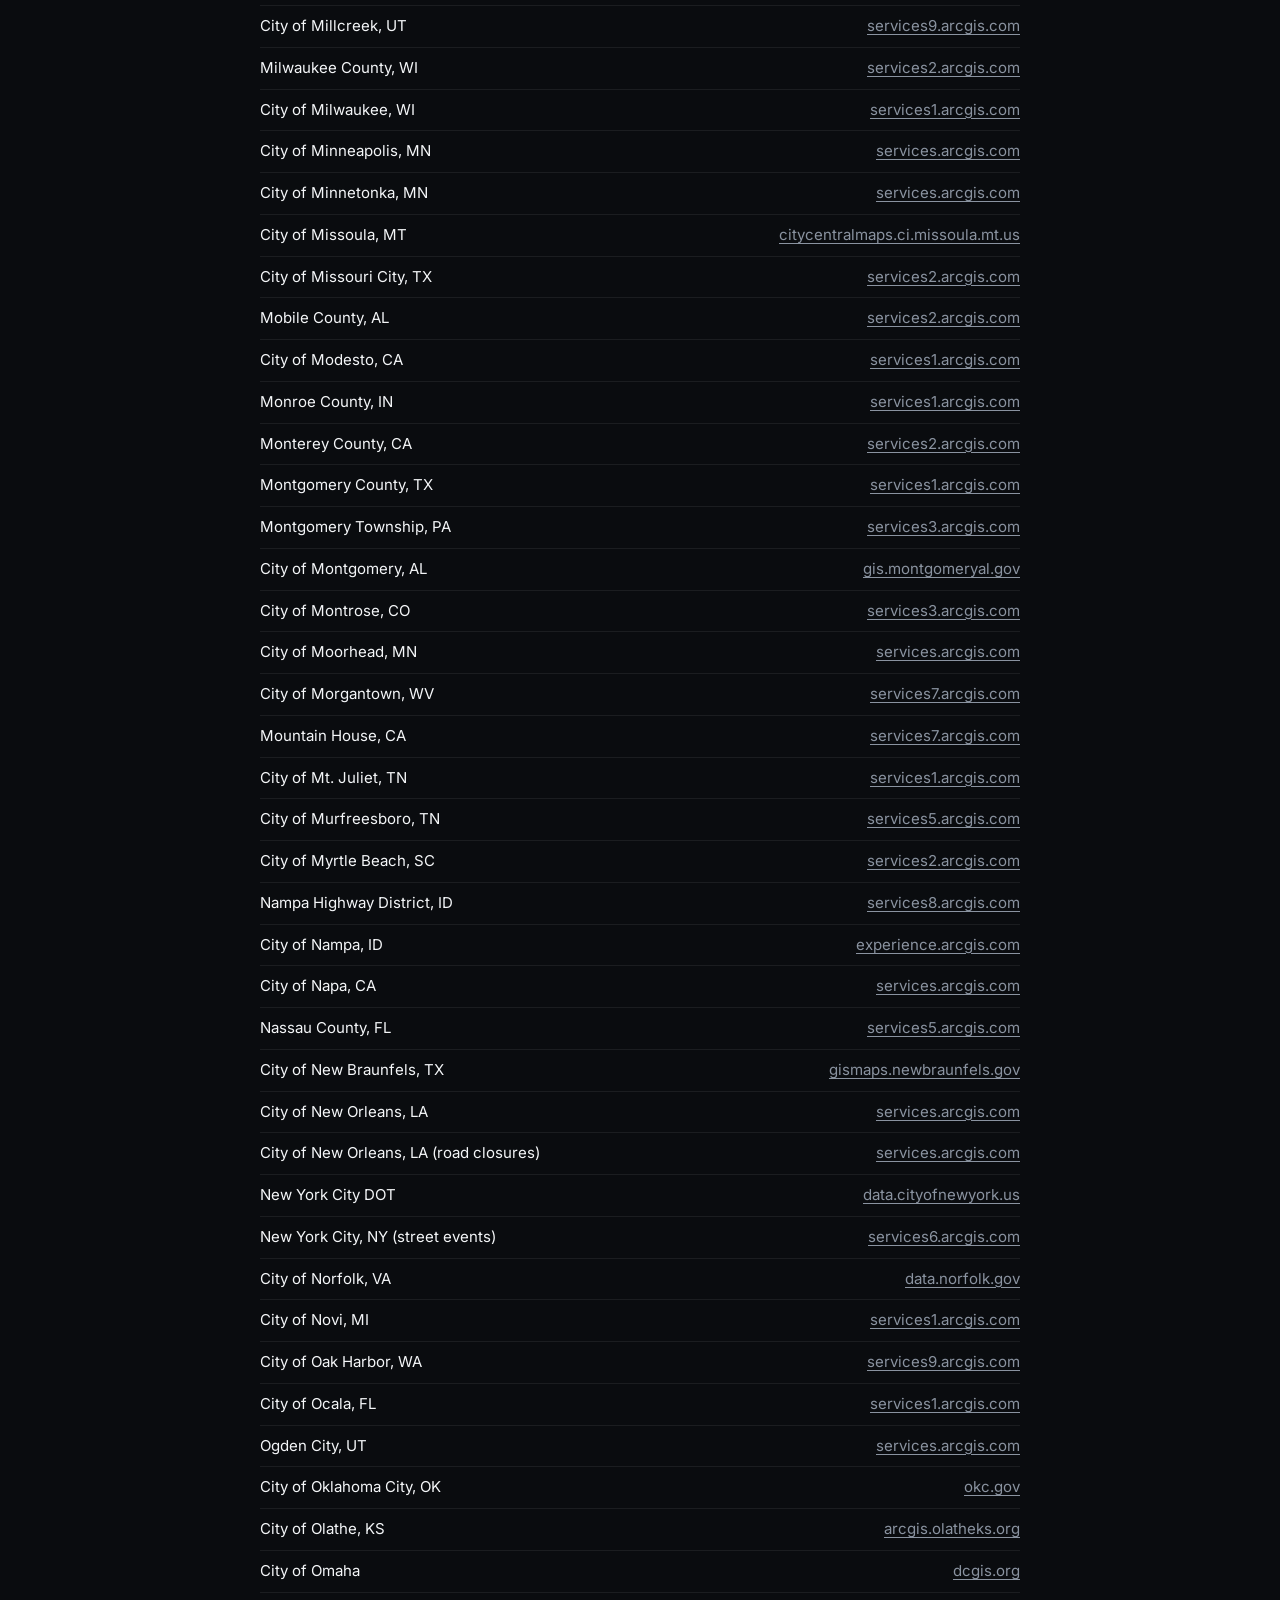
<file: sources/index.html>
<!doctype html>
<html lang="en">
<head>
<meta charset="utf-8">
<meta name="viewport" content="width=device-width, initial-scale=1, viewport-fit=cover">
<meta http-equiv="Content-Security-Policy" content="default-src 'self'; img-src 'self' data: https://*.google-analytics.com https://*.googletagmanager.com; style-src 'self'; script-src 'self' https://*.googletagmanager.com; font-src 'self'; connect-src 'self' https://*.google-analytics.com https://*.analytics.google.com https://*.googletagmanager.com; base-uri 'self'; form-action 'self'; object-src 'none'; upgrade-insecure-requests">
<title>StreetCheat Data Sources</title>
<meta name="description" content="Every public road-closure source StreetCheat reads, with links to the official data. StreetCheat is not affiliated with any government agency.">
<link rel="canonical" href="https://streetcheat.com/sources/">
<meta property="og:type" content="website">
<meta property="og:url" content="https://streetcheat.com/sources/">
<meta property="og:title" content="StreetCheat Data Sources">
<meta property="og:description" content="Every public road-closure source StreetCheat reads, with links to the official data. StreetCheat is not affiliated with any government agency.">
<meta property="og:image" content="https://streetcheat.com/images/og.jpg">
<meta property="og:image:width" content="1200">
<meta property="og:image:height" content="630">
<meta name="twitter:card" content="summary_large_image">
<link rel="icon" type="image/png" href="/icon.png">
<link rel="apple-touch-icon" href="/icon.png">
<meta name="theme-color" content="#0A0C0F">
<link rel="preload" href="/fonts/inter-latin-wght-normal.woff2" as="font" type="font/woff2" crossorigin>
<link rel="preload" href="/fonts/barlow-condensed-latin-800-normal.woff2" as="font" type="font/woff2" crossorigin>
<link rel="stylesheet" href="/styles.css">
<script async src="https://www.googletagmanager.com/gtag/js?id=G-4PGCED93CX"></script>
<script src="/analytics.js"></script>
</head>
<body>
<header class="topbar">
  <div class="wrap">
    <a class="brand" href="/"><img src="/icon.png" alt="" width="34" height="34">StreetCheat</a>
    <nav aria-label="Main">
      <a class="page-link" href="/#how">How it works</a>
      <a class="page-link" href="/#features">Features</a>
      <a class="page-link" href="/#where">Coverage</a>
      <a class="page-link" href="/#pricing">Pricing</a>
      <a href="/support/">Support</a>
    </nav>
    <details class="menu"><summary>Menu</summary><nav aria-label="Menu"><a href="/#how">How it works</a><a href="/#features">Features</a><a href="/#where">Coverage</a><a href="/#pricing">Pricing</a><a href="/support/">Support</a><a href="/sources/">Data sources</a><a href="/#download" data-get-app>Get the app</a></nav></details>
    <a class="btn" href="/#download" data-get-app>Get the app</a>
  </div>
</header>

<main class="doc">
  <header>
    <h1>Data sources</h1>
    <p class="updated">Updated November 20, 2026</p>
    <p class="lede">StreetCheat reads public road-closure information published by the government agencies listed below, and links to each one's official data or closure page.</p>
  </header>

  <section>
    <div class="callout">
      <h2>Not a government app</h2>
      <p>StreetCheat is an independent app made by Wildr Interactive. It is not affiliated with, endorsed by, or acting for any federal, state, county or city government or transportation department. Closure information comes from these agencies' public data; it can change without notice, and the agency's own announcements and the signs on the road always come first.</p>
    </div>
  </section>

  <div class="filter" data-filter hidden>
    <input type="search" aria-label="Find a state, city or county" placeholder="Find a state, city or county" autocomplete="off" spellcheck="false" enterkeyhint="search">
    <p data-count aria-live="polite">519 sources</p>
  </div>

  <section>
    <h2>Federal</h2>
    <ul class="sources">
      <li data-k="u s dot wzdx feed registry"><span>U.S. DOT WZDx feed registry</span><a href="https://data.transportation.gov/Transportation/Work-Zone-Data-Exchange-WZDx-Feed-Registry/69qe-yiui" rel="nofollow noopener">data.transportation.gov</a></li>
      <li data-k="national park service"><span>National Park Service</span><a href="https://www.nps.gov/subjects/developer/index.htm" rel="nofollow noopener">nps.gov</a></li>
    </ul>
  </section>

  <section>
    <h2>State transportation departments and toll roads (67)</h2>
    <ul class="sources">
      <li data-k="alabama dot algo traffic alabama al"><span>Alabama DOT (ALGO Traffic)</span><a href="https://algoapi.caps.ua.edu/v4.0/TrafficEvents" rel="nofollow noopener">algoapi.caps.ua.edu</a></li>
      <li data-k="alaska dot pf alaska ak"><span>Alaska DOT&amp;PF</span><a href="https://511.alaska.gov/api/wzdx" rel="nofollow noopener">511.alaska.gov</a></li>
      <li data-k="arizona dot arizona az"><span>Arizona DOT</span><a href="https://az511.gov/api/wzdx" rel="nofollow noopener">az511.gov</a></li>
      <li data-k="arkansas dot idrivearkansas ar arkansas ar"><span>Arkansas DOT (IDriveArkansas), AR</span><a href="https://layers.idrivearkansas.com/laneclosures.geojson" rel="nofollow noopener">layers.idrivearkansas.com</a></li>
      <li data-k="arkansas dot road closures ar arkansas ar"><span>Arkansas DOT road closures, AR</span><a href="https://layers.idrivearkansas.com/closures.geojson" rel="nofollow noopener">layers.idrivearkansas.com</a></li>
      <li data-k="caltrans district 1 california ca"><span>Caltrans District 1</span><a href="https://cwwp2.dot.ca.gov/data/d1/lcs/lcsStatusD01.json" rel="nofollow noopener">cwwp2.dot.ca.gov</a></li>
      <li data-k="caltrans district 10 california ca"><span>Caltrans District 10</span><a href="https://cwwp2.dot.ca.gov/data/d10/lcs/lcsStatusD10.json" rel="nofollow noopener">cwwp2.dot.ca.gov</a></li>
      <li data-k="caltrans district 11 california ca"><span>Caltrans District 11</span><a href="https://cwwp2.dot.ca.gov/data/d11/lcs/lcsStatusD11.json" rel="nofollow noopener">cwwp2.dot.ca.gov</a></li>
      <li data-k="caltrans district 12 california ca"><span>Caltrans District 12</span><a href="https://cwwp2.dot.ca.gov/data/d12/lcs/lcsStatusD12.json" rel="nofollow noopener">cwwp2.dot.ca.gov</a></li>
      <li data-k="caltrans district 2 california ca"><span>Caltrans District 2</span><a href="https://cwwp2.dot.ca.gov/data/d2/lcs/lcsStatusD02.json" rel="nofollow noopener">cwwp2.dot.ca.gov</a></li>
      <li data-k="caltrans district 3 california ca"><span>Caltrans District 3</span><a href="https://cwwp2.dot.ca.gov/data/d3/lcs/lcsStatusD03.json" rel="nofollow noopener">cwwp2.dot.ca.gov</a></li>
      <li data-k="caltrans district 4 california ca"><span>Caltrans District 4</span><a href="https://cwwp2.dot.ca.gov/data/d4/lcs/lcsStatusD04.json" rel="nofollow noopener">cwwp2.dot.ca.gov</a></li>
      <li data-k="caltrans district 5 california ca"><span>Caltrans District 5</span><a href="https://cwwp2.dot.ca.gov/data/d5/lcs/lcsStatusD05.json" rel="nofollow noopener">cwwp2.dot.ca.gov</a></li>
      <li data-k="caltrans district 6 california ca"><span>Caltrans District 6</span><a href="https://cwwp2.dot.ca.gov/data/d6/lcs/lcsStatusD06.json" rel="nofollow noopener">cwwp2.dot.ca.gov</a></li>
      <li data-k="caltrans district 7 california ca"><span>Caltrans District 7</span><a href="https://cwwp2.dot.ca.gov/data/d7/lcs/lcsStatusD07.json" rel="nofollow noopener">cwwp2.dot.ca.gov</a></li>
      <li data-k="caltrans district 8 california ca"><span>Caltrans District 8</span><a href="https://cwwp2.dot.ca.gov/data/d8/lcs/lcsStatusD08.json" rel="nofollow noopener">cwwp2.dot.ca.gov</a></li>
      <li data-k="caltrans district 9 california ca"><span>Caltrans District 9</span><a href="https://cwwp2.dot.ca.gov/data/d9/lcs/lcsStatusD09.json" rel="nofollow noopener">cwwp2.dot.ca.gov</a></li>
      <li data-k="city of austin texas tx"><span>City of Austin</span><a href="https://data.austintexas.gov/download/d9mm-cjw9" rel="nofollow noopener">data.austintexas.gov</a></li>
      <li data-k="colorado dot cotrip colorado co"><span>Colorado DOT (COtrip)</span><a href="https://api-511x-co.carsprogram.org/events/map-features" rel="nofollow noopener">api-511x-co.carsprogram.org</a></li>
      <li data-k="connecticut ctroads connecticut ct"><span>Connecticut (CTroads)</span><a href="https://ctroads.org" rel="nofollow noopener">ctroads.org</a></li>
      <li data-k="delaware dot delaware de"><span>Delaware DOT</span><a href="https://wzdx.e-dot.com/del_dot_feed_wzdx_v4.1.geojson" rel="nofollow noopener">wzdx.e-dot.com</a></li>
      <li data-k="florida dot florida fl"><span>Florida DOT</span><a href="https://fl511.com/list/construction" rel="nofollow noopener">fl511.com</a></li>
      <li data-k="georgia dot 511ga ga georgia ga"><span>Georgia DOT (511GA), GA</span><a href="https://services1.arcgis.com/2iUE8l8JKrP2tygQ/arcgis/rest/services/GDOT_511_Events_Public_View/FeatureServer" rel="nofollow noopener">services1.arcgis.com</a></li>
      <li data-k="hawaii dot hawaii hi"><span>Hawaii DOT</span><a href="https://ai.blyncsy.io/wzdx/hidot/feed" rel="nofollow noopener">ai.blyncsy.io</a></li>
      <li data-k="hawaii dot lane closures hi hawaii hi"><span>Hawaii DOT (lane closures), HI</span><a href="https://services.arcgis.com/HQ0xoN0EzDPBOEci/arcgis/rest/services/Lane_Closure_WebMap_WFL1_view/FeatureServer" rel="nofollow noopener">services.arcgis.com</a></li>
      <li data-k="idaho dot idaho id"><span>Idaho DOT</span><a href="https://511.idaho.gov/api/wzdx" rel="nofollow noopener">511.idaho.gov</a></li>
      <li data-k="illinois dot construction il illinois il"><span>Illinois DOT (construction), IL</span><a href="https://services2.arcgis.com/aIrBD8yn1TDTEXoz/arcgis/rest/services/Road_Construction_Public/FeatureServer" rel="nofollow noopener">services2.arcgis.com</a></li>
      <li data-k="illinois dot road closures il illinois il"><span>Illinois DOT (road closures), IL</span><a href="https://services2.arcgis.com/aIrBD8yn1TDTEXoz/arcgis/rest/services/ClosureIncidents/FeatureServer" rel="nofollow noopener">services2.arcgis.com</a></li>
      <li data-k="indiana dot indiana in"><span>Indiana DOT</span><a href="https://in.carsprogram.org/carsapi_v1/api/wzdx" rel="nofollow noopener">in.carsprogram.org</a></li>
      <li data-k="iowa dot iowa ia"><span>Iowa DOT</span><a href="https://iowa-atms.cloud-q-free.com/api/rest/dataprism/wzdx/wzdxfeed" rel="nofollow noopener">iowa-atms.cloud-q-free.com</a></li>
      <li data-k="iowa dot ia iowa ia"><span>Iowa DOT, IA</span><a href="https://services.arcgis.com/8lRhdTsQyJpO52F1/arcgis/rest/services/RoadClosures_public_2b1be8a7c229405d920da7d335a1a01c/FeatureServer" rel="nofollow noopener">services.arcgis.com</a></li>
      <li data-k="kansas dot kansas ks"><span>Kansas DOT</span><a href="https://ks.carsprogram.org/carsapi_v1/api/wzdx" rel="nofollow noopener">ks.carsprogram.org</a></li>
      <li data-k="kentucky transportation cabinet kentucky ky"><span>Kentucky Transportation Cabinet</span><a href="https://storage.googleapis.com/kytc-its-2020-openrecords/public/feeds/WZDx/kytc_wzdx_v4.1.geojson" rel="nofollow noopener">storage.googleapis.com</a></li>
      <li data-k="louisiana dotd louisiana la"><span>Louisiana DOTD</span><a href="https://wzdx.e-dot.com/la_dot_d_feed_wzdx_v4.1.geojson" rel="nofollow noopener">wzdx.e-dot.com</a></li>
      <li data-k="maricopa county aztech arizona az"><span>Maricopa County (AZTech)</span><a href="https://wzdxapi.aztech.org/construction" rel="nofollow noopener">wzdxapi.aztech.org</a></li>
      <li data-k="maryland dot maryland md"><span>Maryland DOT</span><a href="https://filter.ritis.org/wzdx_v4.1/mdot.geojson" rel="nofollow noopener">filter.ritis.org</a></li>
      <li data-k="massachusetts rhode island mass511 massachusetts ma rhode island ri"><span>Massachusetts &amp; Rhode Island (Mass511)</span><a href="https://mass511.com" rel="nofollow noopener">mass511.com</a></li>
      <li data-k="michigan dot midrive michigan mi"><span>Michigan DOT (MiDrive)</span><a href="https://mdotjboss.state.mi.us/MiDrive/construction/AllForMap" rel="nofollow noopener">mdotjboss.state.mi.us</a></li>
      <li data-k="michigan dot mi michigan mi"><span>Michigan DOT, MI</span><a href="https://services2.arcgis.com/67lKNkQ2TO1I3lhR/arcgis/rest/services/RoadClosures_public_3d3fcb4db4334aa88f746901f4e34f72/FeatureServer" rel="nofollow noopener">services2.arcgis.com</a></li>
      <li data-k="minnesota dot minnesota mn"><span>Minnesota DOT</span><a href="https://mn.carsprogram.org/carsapi_v1/api/wzdx" rel="nofollow noopener">mn.carsprogram.org</a></li>
      <li data-k="mississippi dot mississippi ms"><span>Mississippi DOT</span><a href="https://api.mdottraffic.com/prod/v3/data/wzdx" rel="nofollow noopener">api.mdottraffic.com</a></li>
      <li data-k="missouri dot missouri mo"><span>Missouri DOT</span><a href="https://traveler.modot.org/timconfig/feed/desktop/mo_wzdx.json" rel="nofollow noopener">traveler.modot.org</a></li>
      <li data-k="montana dot 511mt mt montana mt"><span>Montana DOT (511MT), MT</span><a href="https://mt.cdn.iteris-atis.com/geojson/icons/metadata/icons.construction.geojson" rel="nofollow noopener">mt.cdn.iteris-atis.com</a></li>
      <li data-k="nebraska 511 nebraska nebraska ne"><span>Nebraska (511 Nebraska)</span><a href="https://511.nebraska.gov" rel="nofollow noopener">511.nebraska.gov</a></li>
      <li data-k="nevada dot nevada nv"><span>Nevada DOT</span><a href="https://www.nvroads.com/api/wzdx" rel="nofollow noopener">nvroads.com</a></li>
      <li data-k="new england compass nh vt me maine me new hampshire nh vermont vt"><span>New England Compass (NH, VT, ME)</span><a href="https://api.dx.ne-compass.com/wzdx-latest/" rel="nofollow noopener">api.dx.ne-compass.com</a></li>
      <li data-k="new jersey dot new jersey nj"><span>New Jersey DOT</span><a href="https://smartworkzones.njit.edu/nj/wzdx" rel="nofollow noopener">smartworkzones.njit.edu</a></li>
      <li data-k="new mexico dot new mexico nm"><span>New Mexico DOT</span><a href="https://nmroads.com/" rel="nofollow noopener">nmroads.com</a></li>
      <li data-k="new york dot new york ny"><span>New York DOT</span><a href="https://511ny.org/api/wzdx" rel="nofollow noopener">511ny.org</a></li>
      <li data-k="north carolina dot north carolina nc"><span>North Carolina DOT</span><a href="https://www.drivenc.gov/" rel="nofollow noopener">drivenc.gov</a></li>
      <li data-k="north dakota dot north dakota nd"><span>North Dakota DOT</span><a href="https://travelfiles.dot.nd.gov/geojson_nc/wzdx_geojson.json" rel="nofollow noopener">travelfiles.dot.nd.gov</a></li>
      <li data-k="ntta toll roads texas tx"><span>NTTA toll roads</span><a href="https://traffic.ntta.org/Main/NTTA/lane-closures" rel="nofollow noopener">traffic.ntta.org</a></li>
      <li data-k="ohio dot ohgo ohio oh"><span>Ohio DOT (OHGO)</span><a href="https://www.ohgo.com/all-ohio" rel="nofollow noopener">ohgo.com</a></li>
      <li data-k="oklahoma dot oklahoma ok"><span>Oklahoma DOT</span><a href="https://oktraffic.org/" rel="nofollow noopener">oktraffic.org</a></li>
      <li data-k="oregon dot tripcheck oregon or"><span>Oregon DOT (TripCheck)</span><a href="https://www.tripcheck.com/Scripts/map/data/EVENT.js" rel="nofollow noopener">tripcheck.com</a></li>
      <li data-k="pennsylvania 511pa pennsylvania pa"><span>Pennsylvania (511PA)</span><a href="https://www.511pa.com" rel="nofollow noopener">511pa.com</a></li>
      <li data-k="south carolina dot 511sc sc south carolina sc"><span>South Carolina DOT (511SC), SC</span><a href="https://sc.cdn.iteris-atis.com/geojson/icons/metadata/icons.construction.geojson" rel="nofollow noopener">sc.cdn.iteris-atis.com</a></li>
      <li data-k="south dakota dot sd511 sd south dakota sd"><span>South Dakota DOT (SD511), SD</span><a href="https://sd.cdn.iteris-atis.com/geojson/icons/metadata/icons.road-work.geojson" rel="nofollow noopener">sd.cdn.iteris-atis.com</a></li>
      <li data-k="st charles county missouri mo"><span>St. Charles County</span><a href="https://scc.ridsi-dash.com:5000/wzdx.geojson" rel="nofollow noopener">scc.ridsi-dash.com:5000</a></li>
      <li data-k="tennessee dot smartway tn tennessee tn"><span>Tennessee DOT (SmartWay), TN</span><a href="https://spatial.tdot.tn.gov/ArcGIS/rest/services/Smartway/Smartway_Events/MapServer" rel="nofollow noopener">spatial.tdot.tn.gov</a></li>
      <li data-k="texas dot drivetexas texas tx"><span>Texas DOT (DriveTexas)</span><a href="https://drivetexas.org" rel="nofollow noopener">drivetexas.org</a></li>
      <li data-k="utah dot utah ut"><span>Utah DOT</span><a href="https://udottraffic.utah.gov/wzdx/udot/v40/data" rel="nofollow noopener">udottraffic.utah.gov</a></li>
      <li data-k="virginia dot 511 virginia va virginia va"><span>Virginia DOT (511 Virginia), VA</span><a href="https://data.511-atis-ttrip-prod.iteriscloud.com/datasets/eventUnfiltered/active_construction.geojson" rel="nofollow noopener">data.511-atis-ttrip-prod.iteriscloud.com</a></li>
      <li data-k="washington state dot washington wa"><span>Washington State DOT</span><a href="https://wzdx.wsdot.wa.gov/api/v4/WorkZoneFeed" rel="nofollow noopener">wzdx.wsdot.wa.gov</a></li>
      <li data-k="west virginia dot wv511 west virginia wv"><span>West Virginia DOT (WV511)</span><a href="https://wv511.org/wsvc/gmap.asmx/buildEventsKMLc" rel="nofollow noopener">wv511.org</a></li>
      <li data-k="wisconsin dot wisconsin wi"><span>Wisconsin DOT</span><a href="https://511wi.gov/api/wzdx" rel="nofollow noopener">511wi.gov</a></li>
      <li data-k="wyoming dot wy wyoming wy"><span>Wyoming DOT, WY</span><a href="https://services2.arcgis.com/WI04Bd6haCzitbuQ/arcgis/rest/services/RoadClosures_public_87a246ae57c449209a0a5212dd214b3e/FeatureServer" rel="nofollow noopener">services2.arcgis.com</a></li>
    </ul>
  </section>

  <section>
    <h2>Cities, counties and regional agencies (450)</h2>
    <ul class="sources">
      <li data-k="ada county highway district boise area id idaho id"><span>Ada County Highway District (Boise area), ID</span><a href="https://gis.achdidaho.org/server/rest/services/RITA/RITA_Public/FeatureServer" rel="nofollow noopener">gis.achdidaho.org</a></li>
      <li data-k="alameda county ca california ca"><span>Alameda County, CA</span><a href="https://services5.arcgis.com/ROBnTHSNjoZ2Wm1P/arcgis/rest/services/Road_Closures_public/FeatureServer" rel="nofollow noopener">services5.arcgis.com</a></li>
      <li data-k="albany county ny new york ny"><span>Albany County, NY</span><a href="https://services6.arcgis.com/mBzcjj7yrA6fBe9F/arcgis/rest/services/AC_Project_Road_Closures_and_Detours/FeatureServer" rel="nofollow noopener">services6.arcgis.com</a></li>
      <li data-k="city of albuquerque new mexico nm"><span>City of Albuquerque</span><a href="https://dmdmaps.cabq.gov/serverext/rest/services/Public/Barricade_Lines_Fast/MapServer" rel="nofollow noopener">dmdmaps.cabq.gov</a></li>
      <li data-k="allegheny county pa pennsylvania pa"><span>Allegheny County, PA</span><a href="https://services1.arcgis.com/vdNDkVykv9vEWFX4/ArcGIS/rest/services/Projects_and_Closures/FeatureServer" rel="nofollow noopener">services1.arcgis.com</a></li>
      <li data-k="city of amarillo tx texas tx"><span>City of Amarillo, TX</span><a href="https://services6.arcgis.com/Vdk8uHgdgYx8ZqS6/arcgis/rest/services/FY2324StreetMaintenanceView/FeatureServer" rel="nofollow noopener">services6.arcgis.com</a></li>
      <li data-k="city of ames ia iowa ia"><span>City of Ames, IA</span><a href="https://services.arcgis.com/GM5KudYVoaALNBe2/arcgis/rest/services/RoadClosures_public_ac1da0279ebb44f981de00b58142e043/FeatureServer" rel="nofollow noopener">services.arcgis.com</a></li>
      <li data-k="city of anaheim ca california ca"><span>City of Anaheim, CA</span><a href="https://www.anaheim.gov/1855/Project-Viewfinder" rel="nofollow noopener">anaheim.gov</a></li>
      <li data-k="municipality of anchorage ak alaska ak"><span>Municipality of Anchorage, AK</span><a href="https://services2.arcgis.com/Ce3DhLRthdwbHlfF/arcgis/rest/services/RoadClosures_public_2798310ba88a41f8802d54b19685b6f6/FeatureServer" rel="nofollow noopener">services2.arcgis.com</a></li>
      <li data-k="town of andover ma massachusetts ma"><span>Town of Andover, MA</span><a href="https://services2.arcgis.com/lwCBy4rf304Mr16J/arcgis/rest/services/RoadClosures_public_0299020783ee4e20bfbe2a5f0d9189ce/FeatureServer" rel="nofollow noopener">services2.arcgis.com</a></li>
      <li data-k="city of ann arbor mi michigan mi"><span>City of Ann Arbor, MI</span><a href="https://services2.arcgis.com/cenCPuKxOZuq6BCE/arcgis/rest/services/Downtown_Street_Closures_2026/FeatureServer" rel="nofollow noopener">services2.arcgis.com</a></li>
      <li data-k="anoka county mn minnesota mn"><span>Anoka County, MN</span><a href="https://gisservices.co.anoka.mn.us/anoka_gis/rest/services/Highway_ConstructionFinder_2/MapServer" rel="nofollow noopener">gisservices.co.anoka.mn.us</a></li>
      <li data-k="city of apple valley mn minnesota mn"><span>City of Apple Valley, MN</span><a href="https://services6.arcgis.com/kIEwMUNW6ZLWUVjA/arcgis/rest/services/RoadClosures_public_c5ba26b5ba374fa9852a86f30478d3ca/FeatureServer" rel="nofollow noopener">services6.arcgis.com</a></li>
      <li data-k="city of arcadia ca california ca"><span>City of Arcadia, CA</span><a href="https://services.arcgis.com/xsicuXZ553tglig9/arcgis/rest/services/RoadClosures_active_public_07074e59b3644d8b96c26e123a46e4a4/FeatureServer" rel="nofollow noopener">services.arcgis.com</a></li>
      <li data-k="city of arcata ca california ca"><span>City of Arcata, CA</span><a href="https://services7.arcgis.com/jU4YVDLdY8n9WFKw/arcgis/rest/services/RoadClosures_public_9832f72796a7460caf8dcec62ea8cce5/FeatureServer" rel="nofollow noopener">services7.arcgis.com</a></li>
      <li data-k="city of arlington texas tx"><span>City of Arlington</span><a href="https://gis2.arlingtontx.gov/agsext2/rest/services/OpenData/OD_Transportation/MapServer" rel="nofollow noopener">gis2.arlingtontx.gov</a></li>
      <li data-k="city of arvada co colorado co"><span>City of Arvada, CO</span><a href="https://services1.arcgis.com/eQyVgDz2cjhzbzN7/arcgis/rest/services/RoadClosures_public_fdeacd0fcefe40829772c12eb8c55b7c/FeatureServer" rel="nofollow noopener">services1.arcgis.com</a></li>
      <li data-k="city of asheville nc north carolina nc"><span>City of Asheville, NC</span><a href="https://services.arcgis.com/aJ16ENn1AaqdFlqx/arcgis/rest/services/RoadClosures_public_Waze/FeatureServer" rel="nofollow noopener">services.arcgis.com</a></li>
      <li data-k="city of ashland oh ohio oh"><span>City of Ashland, OH</span><a href="https://services8.arcgis.com/5NCvmz1mrqKufinC/arcgis/rest/services/RoadClosures_public_8ae3a98c30f145af8fe096aee5475ec1/FeatureServer" rel="nofollow noopener">services8.arcgis.com</a></li>
      <li data-k="city of aspen co colorado co"><span>City of Aspen, CO</span><a href="https://services3.arcgis.com/5FkYBrhNzpVtlA6F/arcgis/rest/services/RoadClosures_public_dec8518c235e4fa1b0b722a37e7ae913/FeatureServer" rel="nofollow noopener">services3.arcgis.com</a></li>
      <li data-k="city of atlanta georgia ga"><span>City of Atlanta</span><a href="https://services2.arcgis.com/zLeajbicrDRLQcny/arcgis/rest/services/Road_Detours_and_Closures/FeatureServer" rel="nofollow noopener">services2.arcgis.com</a></li>
      <li data-k="city of atlanta ga traffic control permits georgia ga"><span>City of Atlanta, GA (traffic control permits)</span><a href="https://dpwgis.atlantaga.gov/hostingserver/rest/services/Traffic_Control_Permit_Present_and_Future_new/FeatureServer" rel="nofollow noopener">dpwgis.atlantaga.gov</a></li>
      <li data-k="city of auburn al alabama al"><span>City of Auburn, AL</span><a href="https://ocean.auburnalabama.org/arcgis/rest/services/Hosted/RoadClosuresPublic/FeatureServer" rel="nofollow noopener">ocean.auburnalabama.org</a></li>
      <li data-k="city of aurora co colorado co"><span>City of Aurora, CO</span><a href="https://services3.arcgis.com/0Va1ID99NSrNyyPX/arcgis/rest/services/Planned_High_Impact_Work_Zones_Public_View/FeatureServer" rel="nofollow noopener">services3.arcgis.com</a></li>
      <li data-k="city of austin tx special events texas tx"><span>City of Austin, TX (special events)</span><a href="https://services.arcgis.com/0L95CJ0VTaxqcmED/arcgis/rest/services/Special_Events_Road_Closures_Public/FeatureServer" rel="nofollow noopener">services.arcgis.com</a></li>
      <li data-k="city of bakersfield ca california ca"><span>City of Bakersfield, CA</span><a href="https://gis.bakersfieldcity.us/webmaps/rest/services/General/PublicWorksPermits/MapServer" rel="nofollow noopener">gis.bakersfieldcity.us</a></li>
      <li data-k="city of baltimore md resurfacing maryland md"><span>City of Baltimore, MD (resurfacing)</span><a href="https://services3.arcgis.com/ZTvQ9NuONePFYofE/arcgis/rest/services/DOT_Resurfacing_Project_2026/FeatureServer" rel="nofollow noopener">services3.arcgis.com</a></li>
      <li data-k="village of bartlett il illinois il"><span>Village of Bartlett, IL</span><a href="https://services6.arcgis.com/COXcDw4MjTwPS9Lu/arcgis/rest/services/RoadClosures_public_b26491d79e1543b7a06761d2f709e82e/FeatureServer" rel="nofollow noopener">services6.arcgis.com</a></li>
      <li data-k="bastrop police tx texas tx"><span>Bastrop Police, TX</span><a href="https://services7.arcgis.com/qOeXJdBtGknaCJC4/arcgis/rest/services/RoadClosures_public_279db35b5c3846769ab7170fd2a27f46/FeatureServer" rel="nofollow noopener">services7.arcgis.com</a></li>
      <li data-k="city of baton rouge la louisiana la"><span>City of Baton Rouge, LA</span><a href="https://data.brla.gov/resource/ra2i-eye8.json" rel="nofollow noopener">data.brla.gov</a></li>
      <li data-k="city of battle creek mi michigan mi"><span>City of Battle Creek, MI</span><a href="https://services6.arcgis.com/cuKwt0IKP5B84jop/arcgis/rest/services/RoadClosures_public_4eff1934852f4407a2597e97c7e9dd24/FeatureServer" rel="nofollow noopener">services6.arcgis.com</a></li>
      <li data-k="city of bay city mi michigan mi"><span>City of Bay City, MI</span><a href="https://services6.arcgis.com/qEGIvpJUxjqfBKaP/arcgis/rest/services/RoadClosures_public_9ded21dd4cf6475f93b717f5f4f28861/FeatureServer" rel="nofollow noopener">services6.arcgis.com</a></li>
      <li data-k="town of bellingham ma massachusetts ma"><span>Town of Bellingham, MA</span><a href="https://services9.arcgis.com/rGw2TnVcJ6PgP03U/arcgis/rest/services/RoadClosures_2_view/FeatureServer" rel="nofollow noopener">services9.arcgis.com</a></li>
      <li data-k="belmont county oh ohio oh"><span>Belmont County, OH</span><a href="https://services7.arcgis.com/GfbqZj5EAUgRd4ES/arcgis/rest/services/RoadClosures_e5966ecbb4aa4780bea22db6b5436f0c/FeatureServer" rel="nofollow noopener">services7.arcgis.com</a></li>
      <li data-k="city of bend or oregon or"><span>City of Bend, OR</span><a href="https://services5.arcgis.com/JisFYcK2mIVg9ueP/arcgis/rest/services/RoadClosure/FeatureServer" rel="nofollow noopener">services5.arcgis.com</a></li>
      <li data-k="city of bentonville ar arkansas ar"><span>City of Bentonville, AR</span><a href="https://services1.arcgis.com/KVEBkgY6kMufuFG2/arcgis/rest/services/RoadClosures_public_75e6a6095e9d451ca8adbb811ac48613/FeatureServer" rel="nofollow noopener">services1.arcgis.com</a></li>
      <li data-k="bexar county tx texas tx"><span>Bexar County, TX</span><a href="https://services1.arcgis.com/8onVmslF2KXErTHT/arcgis/rest/services/RoadClosures_public_6e9c270e277b45a7942a8f6c57641305/FeatureServer" rel="nofollow noopener">services1.arcgis.com</a></li>
      <li data-k="city of billings mt montana mt"><span>City of Billings, MT</span><a href="https://services6.arcgis.com/rCC3yWJa2mjYtKDP/arcgis/rest/services/RoadClosures_6641ad74b3ca42bb95dc6c918b1efab2_public/FeatureServer" rel="nofollow noopener">services6.arcgis.com</a></li>
      <li data-k="city of bismarck nd north dakota nd"><span>City of Bismarck, ND</span><a href="https://services1.arcgis.com/XxHmL09eFqJWI0gE/arcgis/rest/services/Bismarck_Public_Road_Closures/FeatureServer" rel="nofollow noopener">services1.arcgis.com</a></li>
      <li data-k="city of bloomington in indiana in"><span>City of Bloomington, IN</span><a href="https://services9.arcgis.com/47GwVXZ9a8thrviM/arcgis/rest/services/inRoads_Closures/FeatureServer" rel="nofollow noopener">services9.arcgis.com</a></li>
      <li data-k="city of boston ma street permits massachusetts ma"><span>City of Boston, MA (street permits)</span><a href="https://services.arcgis.com/sFnw0xNflSi8J0uh/arcgis/rest/services/Analytics_Street_Access_Awareness_Active_Permits/FeatureServer" rel="nofollow noopener">services.arcgis.com</a></li>
      <li data-k="city of boston ma upcoming street permits massachusetts ma"><span>City of Boston, MA (upcoming street permits)</span><a href="https://services.arcgis.com/sFnw0xNflSi8J0uh/arcgis/rest/services/Analytics_Street_Access_Awareness_Future_Permits/FeatureServer" rel="nofollow noopener">services.arcgis.com</a></li>
      <li data-k="city of box elder sd south dakota sd"><span>City of Box Elder, SD</span><a href="https://gisweb.boxeldersd.gov/server/rest/services/Hosted/RoadClosures_public_d6c3ab461311454bbf1aa9859edc7e8a/FeatureServer" rel="nofollow noopener">gisweb.boxeldersd.gov</a></li>
      <li data-k="brevard county fl florida fl"><span>Brevard County, FL</span><a href="https://services2.arcgis.com/zfDSLldsAGQfwUz9/arcgis/rest/services/RoadClosures_public_885df222351c478bb4722d2cefd48373/FeatureServer" rel="nofollow noopener">services2.arcgis.com</a></li>
      <li data-k="city of brighton co colorado co"><span>City of Brighton, CO</span><a href="https://services6.arcgis.com/FoIoSLUvgp6HznSK/arcgis/rest/services/RoadClosures_public_2e57910d4a1b4834ad5502e6ee02b9cd/FeatureServer" rel="nofollow noopener">services6.arcgis.com</a></li>
      <li data-k="city of brookings sd south dakota sd"><span>City of Brookings, SD</span><a href="https://services5.arcgis.com/ghMlwLxET54qDmAf/arcgis/rest/services/RoadClosures_public_27977e12d77e488297ab156476ed886d/FeatureServer" rel="nofollow noopener">services5.arcgis.com</a></li>
      <li data-k="city of burlington vt vermont vt"><span>City of Burlington, VT</span><a href="https://services1.arcgis.com/1bO0c7PxQdsGidPK/arcgis/rest/services/Construction_and_Planning_Datasets_Public_View_v2/FeatureServer" rel="nofollow noopener">services1.arcgis.com</a></li>
      <li data-k="butler county ia iowa ia"><span>Butler County, IA</span><a href="https://services9.arcgis.com/jIUaDZdgfolKpFKx/arcgis/rest/services/RoadClosures_public_2552ffa94b6c45abbdc40c1ccdfa31f1/FeatureServer" rel="nofollow noopener">services9.arcgis.com</a></li>
      <li data-k="butler county ks kansas ks"><span>Butler County, KS</span><a href="https://ww1.bucoks.com/bucogis1/rest/services/Hosted/Road_Closures_Public_View/FeatureServer" rel="nofollow noopener">ww1.bucoks.com</a></li>
      <li data-k="city of cambridge ma street cuts massachusetts ma"><span>City of Cambridge, MA (street cuts)</span><a href="https://data.cambridgema.gov/resource/nuxx-d95m.json" rel="nofollow noopener">data.cambridgema.gov</a></li>
      <li data-k="city of cambridge ma street obstructions massachusetts ma"><span>City of Cambridge, MA (street obstructions)</span><a href="https://data.cambridgema.gov/resource/vydm-qk5p.json" rel="nofollow noopener">data.cambridgema.gov</a></li>
      <li data-k="canal winchester area oh ohio oh"><span>Canal Winchester area, OH</span><a href="https://services2.arcgis.com/L7YSCDUQyC7Biss6/arcgis/rest/services/RoadClosures_public_baea24b3c4954f8eb44e8b2272fb3fde/FeatureServer" rel="nofollow noopener">services2.arcgis.com</a></li>
      <li data-k="city of carmel in indiana in"><span>City of Carmel, IN</span><a href="https://services5.arcgis.com/nKFfYbLYNDrYHgoO/arcgis/rest/services/RoadClosures_public_465350d4e6aa493ab2f47fa0f2882ccc/FeatureServer" rel="nofollow noopener">services5.arcgis.com</a></li>
      <li data-k="carson city nv nevada nv"><span>Carson City, NV</span><a href="https://services5.arcgis.com/C0ejqMIMxJZHALms/arcgis/rest/services/RoadClosures_Public2/FeatureServer" rel="nofollow noopener">services5.arcgis.com</a></li>
      <li data-k="town of cary nc north carolina nc"><span>Town of Cary, NC</span><a href="https://services2.arcgis.com/l4TwMwwoiuEVRPw9/arcgis/rest/services/vw_WAZE_Road_Closure_Feed/FeatureServer" rel="nofollow noopener">services2.arcgis.com</a></li>
      <li data-k="city of cedar rapids ia iowa ia"><span>City of Cedar Rapids, IA</span><a href="https://crgis.cedar-rapids.org/arcgisserver/rest/services/Traffic/ProjectTracking_TrafficControl/MapServer" rel="nofollow noopener">crgis.cedar-rapids.org</a></li>
      <li data-k="city of celina tx texas tx"><span>City of Celina, TX</span><a href="https://services1.arcgis.com/x4nhme9V33KOzAfr/arcgis/rest/services/RoadClosures_public_5595a0e7bc9d445ea0890ecccb92044e/FeatureServer" rel="nofollow noopener">services1.arcgis.com</a></li>
      <li data-k="city of chamblee ga georgia ga"><span>City of Chamblee, GA</span><a href="https://services7.arcgis.com/Wa5u3F8BOztWahRv/arcgis/rest/services/RoadClosures_public_ded7e2bc0be7488cb2729f9279c2e075/FeatureServer" rel="nofollow noopener">services7.arcgis.com</a></li>
      <li data-k="city of chandler az arizona az"><span>City of Chandler, AZ</span><a href="https://www.chandleraz.gov/residents/transportation/streets/road-construction" rel="nofollow noopener">chandleraz.gov</a></li>
      <li data-k="charles county md maryland md"><span>Charles County, MD</span><a href="https://services7.arcgis.com/3BMWkdyrt45RNCrq/arcgis/rest/services/RoadClosures_public_6d536e085c9d4953b2f1a571dec50bab/FeatureServer" rel="nofollow noopener">services7.arcgis.com</a></li>
      <li data-k="city of charleston sc south carolina sc"><span>City of Charleston, SC</span><a href="https://gis.charleston-sc.gov/arcgis2/rest/services/External/RoadClosuresViewer/MapServer" rel="nofollow noopener">gis.charleston-sc.gov</a></li>
      <li data-k="city of charlotte north carolina nc"><span>City of Charlotte</span><a href="https://gis.charlottenc.gov/arcgis/rest/services/CDOT/StreetClosuresAndDetours/MapServer" rel="nofollow noopener">gis.charlottenc.gov</a></li>
      <li data-k="city of chattanooga tn tennessee tn"><span>City of Chattanooga, TN</span><a href="https://services2.arcgis.com/OIAIimblRxPs0xxc/arcgis/rest/services/RoadClosures_public_ec7344db0bf0465695fafc6bdcd1b06f/FeatureServer" rel="nofollow noopener">services2.arcgis.com</a></li>
      <li data-k="city of chesapeake va virginia va"><span>City of Chesapeake, VA</span><a href="https://services1.arcgis.com/OAphVRUvJVpBRovs/arcgis/rest/services/RoadClosures_dashboard_0e0fd424c48942d591b4d1593c68d05b/FeatureServer" rel="nofollow noopener">services1.arcgis.com</a></li>
      <li data-k="city of chicago illinois il"><span>City of Chicago</span><a href="https://data.cityofchicago.org/resource/pubx-yq2d.json" rel="nofollow noopener">data.cityofchicago.org</a></li>
      <li data-k="city of chicopee ma massachusetts ma"><span>City of Chicopee, MA</span><a href="https://services6.arcgis.com/YOvBy1qjcG3M90vp/arcgis/rest/services/RoadClosures_public_2bfc148a642d4e7ca7c3095229549153/FeatureServer" rel="nofollow noopener">services6.arcgis.com</a></li>
      <li data-k="town of chino valley az arizona az"><span>Town of Chino Valley, AZ</span><a href="https://services9.arcgis.com/i3qUnF4Y18Qp5Dp2/arcgis/rest/services/Town_of_Chino_Valley_Road_Closures/FeatureServer" rel="nofollow noopener">services9.arcgis.com</a></li>
      <li data-k="city of cincinnati oh right of way permits ohio oh"><span>City of Cincinnati, OH (right-of-way permits)</span><a href="https://www.cincinnati-oh.gov/dote/permits-licenses/" rel="nofollow noopener">cincinnati-oh.gov</a></li>
      <li data-k="clark county wa washington wa"><span>Clark County, WA</span><a href="https://gis.clark.wa.gov/arcgisfed/rest/services/Hosted/RoadClosures_public_0f5e6cf1378b4b1b97cf533967f0b7bd/FeatureServer" rel="nofollow noopener">gis.clark.wa.gov</a></li>
      <li data-k="clay county mn minnesota mn"><span>Clay County, MN</span><a href="https://services6.arcgis.com/mS1vc6dGT4od9xCB/arcgis/rest/services/RoadClosures_public_fa0c81864d9d4c58beec1e183842d16e/FeatureServer" rel="nofollow noopener">services6.arcgis.com</a></li>
      <li data-k="clay county mo missouri mo"><span>Clay County, MO</span><a href="https://services7.arcgis.com/3c8lLdmDNevrTlaV/arcgis/rest/services/RoadClosures_public_c55060e1b67c414096fba5328c248fa9/FeatureServer" rel="nofollow noopener">services7.arcgis.com</a></li>
      <li data-k="clayton county ga georgia ga"><span>Clayton County, GA</span><a href="https://services5.arcgis.com/m528W8U8YDYeMPrQ/arcgis/rest/services/RoadClosures_ae9fcdfa0ec140138c763921e29fae16/FeatureServer" rel="nofollow noopener">services5.arcgis.com</a></li>
      <li data-k="clinton county road commission mi michigan mi"><span>Clinton County Road Commission, MI</span><a href="https://services6.arcgis.com/q6lMdWJIVYG0PkJx/arcgis/rest/services/RoadClosures_public_b4dab4ae28ce40ef9f809087f712df5d/FeatureServer" rel="nofollow noopener">services6.arcgis.com</a></li>
      <li data-k="cobb county ga georgia ga"><span>Cobb County, GA</span><a href="https://services.arcgis.com/HYLRafMc4Ux6DA8c/arcgis/rest/services/RoadClosurePt_view/FeatureServer" rel="nofollow noopener">services.arcgis.com</a></li>
      <li data-k="collier county fl florida fl"><span>Collier County, FL</span><a href="https://services.arcgis.com/gpsfLuP1La0a1Iox/arcgis/rest/services/RoadAlerts_2_view/FeatureServer" rel="nofollow noopener">services.arcgis.com</a></li>
      <li data-k="city of colorado springs colorado co"><span>City of Colorado Springs</span><a href="https://services1.arcgis.com/V0JDguEsaeBdf94U/arcgis/rest/services/Waze_Cone_Zones/FeatureServer" rel="nofollow noopener">services1.arcgis.com</a></li>
      <li data-k="columbia county ga georgia ga"><span>Columbia County, GA</span><a href="https://services3.arcgis.com/XqCfDEcWKHtcTHsa/arcgis/rest/services/Road_Closures_2026/FeatureServer" rel="nofollow noopener">services3.arcgis.com</a></li>
      <li data-k="city of concord nc north carolina nc"><span>City of Concord, NC</span><a href="https://services2.arcgis.com/0esqB0FgvL32hAbY/arcgis/rest/services/RoadClosures_public_dbe4b4541a454524a5dfa529ac489b22/FeatureServer" rel="nofollow noopener">services2.arcgis.com</a></li>
      <li data-k="cook county doth il illinois il"><span>Cook County DOTH, IL</span><a href="https://services2.arcgis.com/I5Or36sMcO7Y9vQ3/arcgis/rest/services/DOTH_Construction_Projects_2026/FeatureServer" rel="nofollow noopener">services2.arcgis.com</a></li>
      <li data-k="city of corpus christi tx texas tx"><span>City of Corpus Christi, TX</span><a href="https://www.corpuschristitx.gov/department-directory/public-works/" rel="nofollow noopener">corpuschristitx.gov</a></li>
      <li data-k="city of crest hill il illinois il"><span>City of Crest Hill, IL</span><a href="https://services.arcgis.com/1nQbHWEaW8t5LMjE/arcgis/rest/services/Construction_Project_Tracking/FeatureServer" rel="nofollow noopener">services.arcgis.com</a></li>
      <li data-k="city of dallas texas tx"><span>City of Dallas</span><a href="https://services2.arcgis.com/rwnOSbfKSwyTBcwN/arcgis/rest/services/Traffic_Control_Permits/FeatureServer" rel="nofollow noopener">services2.arcgis.com</a></li>
      <li data-k="dane county wi wisconsin wi"><span>Dane County, WI</span><a href="https://services6.arcgis.com/Tu5JcmtrRRLVaRlf/arcgis/rest/services/Highway_Data_view/FeatureServer" rel="nofollow noopener">services6.arcgis.com</a></li>
      <li data-k="city of danville va virginia va"><span>City of Danville, VA</span><a href="https://services3.arcgis.com/b7ay1OgWNo9QMMMz/arcgis/rest/services/UpdatedRoadClosures_View_Only/FeatureServer" rel="nofollow noopener">services3.arcgis.com</a></li>
      <li data-k="death valley national park ca california ca"><span>Death Valley National Park, CA</span><a href="https://services1.arcgis.com/fBc8EJBxQRMcHlei/arcgis/rest/services/DEVA_Transit_Road_Closure_Inyo_County_View_2024/FeatureServer" rel="nofollow noopener">services1.arcgis.com</a></li>
      <li data-k="delaware county in indiana in"><span>Delaware County, IN</span><a href="https://services.arcgis.com/VyRjdyMziYNF5Bwe/arcgis/rest/services/RoadClosures_public_2a602deb39a04b8799a1c250d55b2ecf/FeatureServer" rel="nofollow noopener">services.arcgis.com</a></li>
      <li data-k="city of denton texas tx"><span>City of Denton</span><a href="https://maps.cityofdenton.com/projects-streetclosures/" rel="nofollow noopener">maps.cityofdenton.com</a></li>
      <li data-k="denton county tx texas tx"><span>Denton County, TX</span><a href="https://services.arcgis.com/oTsZYNubyv7xK5yP/arcgis/rest/services/RoadClosures_public_7c7b09034a0a4392b06eed8988445460/FeatureServer" rel="nofollow noopener">services.arcgis.com</a></li>
      <li data-k="city of denver colorado co"><span>City of Denver</span><a href="https://services1.arcgis.com/zdB7qR0BtYrg0Xpl/arcgis/rest/services/ODC_DEV_STREETOCCUPANCYPPERMITS_L/FeatureServer" rel="nofollow noopener">services1.arcgis.com</a></li>
      <li data-k="city of des moines ia iowa ia"><span>City of Des Moines, IA</span><a href="https://maps.dsm.city/p2/rest/services/External/EXTDynamicRoadTrailClosure/MapServer" rel="nofollow noopener">maps.dsm.city</a></li>
      <li data-k="city of detroit lakes mn minnesota mn"><span>City of Detroit Lakes, MN</span><a href="https://services5.arcgis.com/AnxcfTrkVaDzEZaP/arcgis/rest/services/RoadClosures_public_eaf31c4972b848998f8b7720292a5ed3/FeatureServer" rel="nofollow noopener">services5.arcgis.com</a></li>
      <li data-k="city of detroit mi michigan mi"><span>City of Detroit, MI</span><a href="https://services2.arcgis.com/qvkbeam7Wirps6zC/arcgis/rest/services/detroit_right_of_way_permits/FeatureServer" rel="nofollow noopener">services2.arcgis.com</a></li>
      <li data-k="dfw airport roads tx texas tx"><span>DFW Airport roads, TX</span><a href="https://services8.arcgis.com/0J6dOvmb0GFDZ7sY/arcgis/rest/services/IOC_Closures/FeatureServer" rel="nofollow noopener">services8.arcgis.com</a></li>
      <li data-k="dorchester county sc south carolina sc"><span>Dorchester County, SC</span><a href="https://services.arcgis.com/ehmkfEMN55hUsomR/arcgis/rest/services/RoadClosures_public_db19b177647e46b194bd99d9dd14a75d/FeatureServer" rel="nofollow noopener">services.arcgis.com</a></li>
      <li data-k="douglas county engineering ne nebraska ne"><span>Douglas County Engineering, NE</span><a href="https://services.arcgis.com/pDAi2YK0L0QxVJHj/arcgis/rest/services/RoadClosures_public_72f0f81c556f4ad2a0b4ae9ff09c996d/FeatureServer" rel="nofollow noopener">services.arcgis.com</a></li>
      <li data-k="city of douglas wy wyoming wy"><span>City of Douglas, WY</span><a href="https://services7.arcgis.com/jSSJTwQp4nF4r65G/arcgis/rest/services/RoadClosures_public_597d0cc63f1f415d8ceab620d42ee265/FeatureServer" rel="nofollow noopener">services7.arcgis.com</a></li>
      <li data-k="city of dublin ca california ca"><span>City of Dublin, CA</span><a href="https://services3.arcgis.com/YduA3dd0porqlP5K/arcgis/rest/services/RoadClosures_public_2f1c785095884ff5b6776f8870a8cef8/FeatureServer" rel="nofollow noopener">services3.arcgis.com</a></li>
      <li data-k="city of dubuque ia iowa ia"><span>City of Dubuque, IA</span><a href="https://services.arcgis.com/527lum9o4TRWxIoH/arcgis/rest/services/RoadClosures_0ac3279905ad48a5b6cc4c9d32475363/FeatureServer" rel="nofollow noopener">services.arcgis.com</a></li>
      <li data-k="city of duluth mn minnesota mn"><span>City of Duluth, MN</span><a href="https://duluthmn.gov/road-closures/" rel="nofollow noopener">duluthmn.gov</a></li>
      <li data-k="city of durango co colorado co"><span>City of Durango, CO</span><a href="https://services.arcgis.com/iqrNQm6g4Pj36MWn/arcgis/rest/services/RoadClosures_public_ef9ca9db0e1946c58a6d7195e1df9dfa/FeatureServer" rel="nofollow noopener">services.arcgis.com</a></li>
      <li data-k="city of durham nc north carolina nc"><span>City of Durham, NC</span><a href="https://services2.arcgis.com/G5vR3cOjh6g2Ed8E/arcgis/rest/services/RoadClosures_public_8daf1f43b579457daddd735138cd3ff4/FeatureServer" rel="nofollow noopener">services2.arcgis.com</a></li>
      <li data-k="town of easton ma massachusetts ma"><span>Town of Easton, MA</span><a href="https://services2.arcgis.com/G6TP4SnXQoFs2r0T/arcgis/rest/services/RoadClosures_EastonMA/FeatureServer" rel="nofollow noopener">services2.arcgis.com</a></li>
      <li data-k="el paso county co cone zones colorado co"><span>El Paso County, CO (cone zones)</span><a href="https://services3.arcgis.com/6Y56Ohy0RCFlntCT/arcgis/rest/services/2026_Cityworks_Join_ENG_HWY_ConeZone_Dissolve/FeatureServer" rel="nofollow noopener">services3.arcgis.com</a></li>
      <li data-k="el paso county co obstruction permits colorado co"><span>El Paso County, CO (obstruction permits)</span><a href="https://services3.arcgis.com/6Y56Ohy0RCFlntCT/arcgis/rest/services/ROWPermits_PUB/FeatureServer" rel="nofollow noopener">services3.arcgis.com</a></li>
      <li data-k="city of elizabethtown ky kentucky ky"><span>City of Elizabethtown, KY</span><a href="https://services.arcgis.com/jQAeHpE1f8SVxxNo/arcgis/rest/services/RoadClosures_public_caccf1b22ee54350bb56b5384bb9e9d6/FeatureServer" rel="nofollow noopener">services.arcgis.com</a></li>
      <li data-k="city of elkhart in indiana in"><span>City of Elkhart, IN</span><a href="https://services5.arcgis.com/RhRpaq8RpEQjlpir/arcgis/rest/services/Road_Closure_view/FeatureServer" rel="nofollow noopener">services5.arcgis.com</a></li>
      <li data-k="city of elmhurst il illinois il"><span>City of Elmhurst, IL</span><a href="https://services2.arcgis.com/UX351pjq7PcVPMoy/arcgis/rest/services/RoadClosures_public_5403e91b003b44f9b9e30a889cc70a65/FeatureServer" rel="nofollow noopener">services2.arcgis.com</a></li>
      <li data-k="city of eloy az arizona az"><span>City of Eloy, AZ</span><a href="https://services7.arcgis.com/VfOwt1fngp5cVBlk/arcgis/rest/services/RoadClosures_public_70b827edb96843b39934483de6079192/FeatureServer" rel="nofollow noopener">services7.arcgis.com</a></li>
      <li data-k="emmet county ia iowa ia"><span>Emmet County, IA</span><a href="https://services3.arcgis.com/ePqnKQKvv2QHas0c/arcgis/rest/services/RoadClosures_public_717567e86e414b93b9afe0819aa5c8ce/FeatureServer" rel="nofollow noopener">services3.arcgis.com</a></li>
      <li data-k="city of emporia ks kansas ks"><span>City of Emporia, KS</span><a href="https://services3.arcgis.com/3SWzJZcXSOYHE5Bl/arcgis/rest/services/RoadClosures_public_fbdfb288de324ad2abb93edceeb28d08/FeatureServer" rel="nofollow noopener">services3.arcgis.com</a></li>
      <li data-k="city of enid ok oklahoma ok"><span>City of Enid, OK</span><a href="https://services6.arcgis.com/LIvKKeLD11lMmJuJ/arcgis/rest/services/COE_Road_Closures/FeatureServer" rel="nofollow noopener">services6.arcgis.com</a></li>
      <li data-k="erie county ny new york ny"><span>Erie County, NY</span><a href="https://www.arcgis.com/home/item.html?id=b72fb1a2ed544adfb4865a493bbbbeae" rel="nofollow noopener">arcgis.com</a></li>
      <li data-k="erie county oh ohio oh"><span>Erie County, OH</span><a href="https://services3.arcgis.com/r00vmm8eIzAwdHlO/arcgis/rest/services/RoadClosures_public_be2f07c7b6ce4aada7e3fa8b040770ad/FeatureServer" rel="nofollow noopener">services3.arcgis.com</a></li>
      <li data-k="town of erie co colorado co"><span>Town of Erie, CO</span><a href="https://services.arcgis.com/NbWyb6ln36kTlkzz/arcgis/rest/services/RoadClosures_public_619fbbb54a8049eaab8a520d251947a1/FeatureServer" rel="nofollow noopener">services.arcgis.com</a></li>
      <li data-k="evansville water and sewer utility in indiana in"><span>Evansville Water and Sewer Utility, IN</span><a href="https://services7.arcgis.com/CpU55e5tQz42Nf6c/arcgis/rest/services/RoadClosures_public_64ba12452a604aa38b675121abb771e0/FeatureServer" rel="nofollow noopener">services7.arcgis.com</a></li>
      <li data-k="city of evansville in indiana in"><span>City of Evansville, IN</span><a href="https://services1.arcgis.com/iZyBOluseC8ffQc2/arcgis/rest/services/RoadClosures_public_134f5a65ca7a4496b8e98989ecfe7fb3/FeatureServer" rel="nofollow noopener">services1.arcgis.com</a></li>
      <li data-k="city of everett wa washington wa"><span>City of Everett, WA</span><a href="https://data.everettwa.gov/resource/3w3u-656c.json" rel="nofollow noopener">data.everettwa.gov</a></li>
      <li data-k="city of fargo nd north dakota nd"><span>City of Fargo, ND</span><a href="https://services.arcgis.com/dKCUKytYmSPPFPqX/arcgis/rest/services/RoadClosures_public_240ce519f2f44db59f088ca3ce7db255/FeatureServer" rel="nofollow noopener">services.arcgis.com</a></li>
      <li data-k="city of fayetteville ar arkansas ar"><span>City of Fayetteville, AR</span><a href="https://maps.fayetteville-ar.gov/server/rest/services/Road_and_Lane_Closures/MapServer" rel="nofollow noopener">maps.fayetteville-ar.gov</a></li>
      <li data-k="city of fayetteville nc north carolina nc"><span>City of Fayetteville, NC</span><a href="https://services.arcgis.com/j3zNT485kmwrBtMJ/arcgis/rest/services/RoadClosures_public_697e9a320195450db1782594f4abef54/FeatureServer" rel="nofollow noopener">services.arcgis.com</a></li>
      <li data-k="city of fishers in indiana in"><span>City of Fishers, IN</span><a href="https://map.fishers.in.us/arcgis/rest/services/Road_Status/MapServer" rel="nofollow noopener">map.fishers.in.us</a></li>
      <li data-k="city of fitchburg wi wisconsin wi"><span>City of Fitchburg, WI</span><a href="https://services1.arcgis.com/1VeK15F7oaitDair/arcgis/rest/services/RoadClosures_public_a333201965b74e67a2fd4b9fdf1e85df/FeatureServer" rel="nofollow noopener">services1.arcgis.com</a></li>
      <li data-k="florida division of emergency management fl florida fl"><span>Florida Division of Emergency Management, FL</span><a href="https://services.arcgis.com/3wFbqsFPLeKqOlIK/arcgis/rest/services/RoadClosures_public_44fa58f6fda24081bce0176721df8ba3/FeatureServer" rel="nofollow noopener">services.arcgis.com</a></li>
      <li data-k="city of fort collins co colorado co"><span>City of Fort Collins, CO</span><a href="https://services1.arcgis.com/dLpFH5mwVvxSN4OE/arcgis/rest/services/RoadClosures_public_2add6e5537474da381dfa8ae622a1eab/FeatureServer" rel="nofollow noopener">services1.arcgis.com</a></li>
      <li data-k="city of fort lauderdale fl florida fl"><span>City of Fort Lauderdale, FL</span><a href="https://gis.fortlauderdale.gov/server/rest/services/motLine/FeatureServer" rel="nofollow noopener">gis.fortlauderdale.gov</a></li>
      <li data-k="city of fort myers fl florida fl"><span>City of Fort Myers, FL</span><a href="https://services1.arcgis.com/T37xMyv8DRNzouiI/arcgis/rest/services/RoadClosures_public_8486b3f9fa3a4b79acc8a0b4c316b0fa/FeatureServer" rel="nofollow noopener">services1.arcgis.com</a></li>
      <li data-k="city of fort walton beach fl florida fl"><span>City of Fort Walton Beach, FL</span><a href="https://services2.arcgis.com/DsE4m2IKL5jJE7JP/arcgis/rest/services/RoadClosures_public_925b561a9cbd440e970db03581fa0ac3/FeatureServer" rel="nofollow noopener">services2.arcgis.com</a></li>
      <li data-k="city of fort wayne in indiana in"><span>City of Fort Wayne, IN</span><a href="https://gis.acimap.us/CFWServices/rest/services/CFW_PW_TREC/RoadClosuresTREC_Public/FeatureServer" rel="nofollow noopener">gis.acimap.us</a></li>
      <li data-k="city of fort worth texas tx"><span>City of Fort Worth</span><a href="https://www.fortworthtexas.gov/projects/closures" rel="nofollow noopener">fortworthtexas.gov</a></li>
      <li data-k="franklin county engineer oh ohio oh"><span>Franklin County Engineer, OH</span><a href="https://services1.arcgis.com/7r2Wl09a1Apy459r/arcgis/rest/services/FCEO_Project_Locations/FeatureServer" rel="nofollow noopener">services1.arcgis.com</a></li>
      <li data-k="franklin county ks kansas ks"><span>Franklin County, KS</span><a href="https://services1.arcgis.com/Cdr6tOjJ99MjOR6x/arcgis/rest/services/RoadClosures_public_4559e3bd07a342e7b79f7e3ace8a9498/FeatureServer" rel="nofollow noopener">services1.arcgis.com</a></li>
      <li data-k="franklin county va virginia va"><span>Franklin County, VA</span><a href="https://services9.arcgis.com/AzdpqVmJ5GjGWCoI/arcgis/rest/services/Local_Road_Closures_and_Detours_View/FeatureServer" rel="nofollow noopener">services9.arcgis.com</a></li>
      <li data-k="city of franklin tn tennessee tn"><span>City of Franklin, TN</span><a href="https://services1.arcgis.com/du2kAhlOU8gWyWb5/arcgis/rest/services/RoadClosures_2_view/FeatureServer" rel="nofollow noopener">services1.arcgis.com</a></li>
      <li data-k="city of franklin wi wisconsin wi"><span>City of Franklin, WI</span><a href="https://services2.arcgis.com/iVgAL45PIFPKIKKT/arcgis/rest/services/RoadClosures_events_7b83a0ff156745ea92f3d704ed78cbc6/FeatureServer" rel="nofollow noopener">services2.arcgis.com</a></li>
      <li data-k="city of fresno california ca"><span>City of Fresno</span><a href="https://services2.arcgis.com/WkBUojyNPhsWOk1W/arcgis/rest/services/Road_Closure_Location_GIS_Hub/FeatureServer" rel="nofollow noopener">services2.arcgis.com</a></li>
      <li data-k="fresno county ca california ca"><span>Fresno County, CA</span><a href="https://gisprod10.co.fresno.ca.us/server/rest/services/Hosted/Fresno_County_Road_Closures_Public/FeatureServer" rel="nofollow noopener">gisprod10.co.fresno.ca.us</a></li>
      <li data-k="city of frisco texas tx"><span>City of Frisco</span><a href="https://maps.friscotexas.gov/gis/rest/services/Public/Barriers/MapServer" rel="nofollow noopener">maps.friscotexas.gov</a></li>
      <li data-k="city of gaffney sc south carolina sc"><span>City of Gaffney, SC</span><a href="https://services3.arcgis.com/5WiV1cFjOcoTFxQs/arcgis/rest/services/RoadClosures_public_a6adb480910b40979f0db7e8554ae437/FeatureServer" rel="nofollow noopener">services3.arcgis.com</a></li>
      <li data-k="georgetown and scott county ky kentucky ky"><span>Georgetown and Scott County, KY</span><a href="https://services1.arcgis.com/dpmGqj7FxlwlvK0y/arcgis/rest/services/RoadClosures_public_8a112977b63344b68c2d17c20c099465/FeatureServer" rel="nofollow noopener">services1.arcgis.com</a></li>
      <li data-k="city of georgetown tx lane closures texas tx"><span>City of Georgetown, TX (lane closures)</span><a href="https://services1.arcgis.com/hS6YFkR2k1nKTxpm/arcgis/rest/services/survey123_35cf78a944cb4a9ba9b45cac0a97db06_results/FeatureServer" rel="nofollow noopener">services1.arcgis.com</a></li>
      <li data-k="city of georgetown tx right of way permits texas tx"><span>City of Georgetown, TX (right-of-way permits)</span><a href="https://gis.georgetowntexas.gov/arcgis/rest/services/SystemsEngineering/ROWPermitting_FeatureService/FeatureServer" rel="nofollow noopener">gis.georgetowntexas.gov</a></li>
      <li data-k="city of germantown tn tennessee tn"><span>City of Germantown, TN</span><a href="https://services5.arcgis.com/LnfZzt7NtPrHmp5p/arcgis/rest/services/RoadClosures_public_cb4ed999d185466381da6fe23f875947/FeatureServer" rel="nofollow noopener">services5.arcgis.com</a></li>
      <li data-k="city of glendale ca california ca"><span>City of Glendale, CA</span><a href="https://services2.arcgis.com/9koNgJGJVNJ5IWdw/arcgis/rest/services/RoadClosures_public_5ce09347cd4141d3a6cb97ecee4eb5e7/FeatureServer" rel="nofollow noopener">services2.arcgis.com</a></li>
      <li data-k="glenn county ca california ca"><span>Glenn County, CA</span><a href="https://services3.arcgis.com/GUHJKBhKMcD5JjTe/arcgis/rest/services/RoadClosures_public_2580f9af072d455bae6f50f60d26d3c1/FeatureServer" rel="nofollow noopener">services3.arcgis.com</a></li>
      <li data-k="city of golden co colorado co"><span>City of Golden, CO</span><a href="https://services1.arcgis.com/FP2GwMAr4SrmXGhq/arcgis/rest/services/Road_Closures_Public/FeatureServer" rel="nofollow noopener">services1.arcgis.com</a></li>
      <li data-k="city of goshen in indiana in"><span>City of Goshen, IN</span><a href="https://services8.arcgis.com/trHxDV6stlqDdGWV/arcgis/rest/services/RoadClosures_public_3fe9cc53324b46a190b196c6a33b317d/FeatureServer" rel="nofollow noopener">services8.arcgis.com</a></li>
      <li data-k="city of grand forks nd north dakota nd"><span>City of Grand Forks, ND</span><a href="https://services5.arcgis.com/tEvkdB384rqq9Ook/arcgis/rest/services/Engineering_RoadClosures/FeatureServer" rel="nofollow noopener">services5.arcgis.com</a></li>
      <li data-k="city of grand island ne nebraska ne"><span>City of Grand Island, NE</span><a href="https://services3.arcgis.com/H1fomogcAqX4720J/arcgis/rest/services/PW_RoadClosures_GIview/FeatureServer" rel="nofollow noopener">services3.arcgis.com</a></li>
      <li data-k="city of grand rapids mi michigan mi"><span>City of Grand Rapids, MI</span><a href="https://maps.grcity.us/arcgis/rest/services/ArcGIS_Online/Engineering_Data_Inventory_New/FeatureServer" rel="nofollow noopener">maps.grcity.us</a></li>
      <li data-k="city of grapevine texas tx"><span>City of Grapevine</span><a href="https://services.arcgis.com/xSPs49inzz3yMpnd/arcgis/rest/services/RoadClosures_public_9a91d460968342328f9b812988d9849d/FeatureServer" rel="nofollow noopener">services.arcgis.com</a></li>
      <li data-k="city of green bay wi wisconsin wi"><span>City of Green Bay, WI</span><a href="https://map.greenbaywi.gov/server/rest/services/DPW/Construction_Project_Status/MapServer" rel="nofollow noopener">map.greenbaywi.gov</a></li>
      <li data-k="city of greenville sc south carolina sc"><span>City of Greenville, SC</span><a href="https://citygis.greenvillesc.gov/arcgis/rest/services/RoadClosures/RoadClosuresForWAZE/MapServer" rel="nofollow noopener">citygis.greenvillesc.gov</a></li>
      <li data-k="city of greenville tx texas tx"><span>City of Greenville, TX</span><a href="https://services3.arcgis.com/PbnvqazCuoNZ4rzO/arcgis/rest/services/RoadClosures_public_4af4dff7a4054b55bacfee062f356161/FeatureServer" rel="nofollow noopener">services3.arcgis.com</a></li>
      <li data-k="city of greenwood in indiana in"><span>City of Greenwood, IN</span><a href="https://services2.arcgis.com/6DdnNWEqLRF18ltQ/arcgis/rest/services/RoadClosures_public_56abfd6d8d8344219260d36d8565f2f4/FeatureServer" rel="nofollow noopener">services2.arcgis.com</a></li>
      <li data-k="guadalupe county tx texas tx"><span>Guadalupe County, TX</span><a href="https://services.arcgis.com/nm045BuyQhRAuLir/arcgis/rest/services/RoadClosures_public_e6389c3dd47e46b4b0f471bcd90ab634/FeatureServer" rel="nofollow noopener">services.arcgis.com</a></li>
      <li data-k="guilford county nc north carolina nc"><span>Guilford County, NC</span><a href="https://gcgis.guilfordcountync.gov/arcgis/rest/services/Hosted/RoadClosures_public_8bffe5f510744bdcaa000a5f6f6e41ac/FeatureServer" rel="nofollow noopener">gcgis.guilfordcountync.gov</a></li>
      <li data-k="city of hagerstown md maryland md"><span>City of Hagerstown, MD</span><a href="https://services1.arcgis.com/9aTeWThUK7pWn6CQ/arcgis/rest/services/RoadClosures_public_bf046a25214c41a091cd66bce2271307/FeatureServer" rel="nofollow noopener">services1.arcgis.com</a></li>
      <li data-k="hamilton county engineer oh ohio oh"><span>Hamilton County Engineer, OH</span><a href="https://services.arcgis.com/JyZag7oO4NteHGiq/arcgis/rest/services/RoadClosures_public_4ae4f7e8edef46d781c5b5b749d6f684/FeatureServer" rel="nofollow noopener">services.arcgis.com</a></li>
      <li data-k="hamilton county in indiana in"><span>Hamilton County, IN</span><a href="https://services5.arcgis.com/beYj0ONLvCt8qxHA/arcgis/rest/services/Road_Closures/FeatureServer" rel="nofollow noopener">services5.arcgis.com</a></li>
      <li data-k="city of harrisburg pa pennsylvania pa"><span>City of Harrisburg, PA</span><a href="https://services5.arcgis.com/9n3LUAMi3B692MBL/arcgis/rest/services/RoadClosures_f0c23ca29f394e03a9ea06a2ffcb317a/FeatureServer" rel="nofollow noopener">services5.arcgis.com</a></li>
      <li data-k="harvey county ks kansas ks"><span>Harvey County, KS</span><a href="https://services2.arcgis.com/NYSVwQ7Ci1T1U8La/arcgis/rest/services/RoadClosures_2_view/FeatureServer" rel="nofollow noopener">services2.arcgis.com</a></li>
      <li data-k="hays county tx texas tx"><span>Hays County, TX</span><a href="https://services5.arcgis.com/bVphnK8rPe5MHUSr/arcgis/rest/services/RoadClosures_public_70230bed27084a58bcf6ebad428b8a2a/FeatureServer" rel="nofollow noopener">services5.arcgis.com</a></li>
      <li data-k="heber city ut utah ut"><span>Heber City, UT</span><a href="https://services8.arcgis.com/OaQlLqKJW3ki0q5w/arcgis/rest/services/RoadClosures_public_20bc391d363044a08dc851315fe00547/FeatureServer" rel="nofollow noopener">services8.arcgis.com</a></li>
      <li data-k="town of hempstead ny new york ny"><span>Town of Hempstead, NY</span><a href="https://services6.arcgis.com/bqUwpAFaDo5lm9eK/arcgis/rest/services/ToHProjectPolygons_VIEW2/FeatureServer" rel="nofollow noopener">services6.arcgis.com</a></li>
      <li data-k="hertford county nc north carolina nc"><span>Hertford County, NC</span><a href="https://services.arcgis.com/MOvVToSDbOGFaHPk/arcgis/rest/services/RoadClosures_public_5fbe51a5cf3847a48b08869bd770b7f6/FeatureServer" rel="nofollow noopener">services.arcgis.com</a></li>
      <li data-k="hillsborough county fl florida fl"><span>Hillsborough County, FL</span><a href="https://services.arcgis.com/apTfC6SUmnNfnxuF/arcgis/rest/services/TTCPermitsV4/FeatureServer" rel="nofollow noopener">services.arcgis.com</a></li>
      <li data-k="village of hoffman estates il illinois il"><span>Village of Hoffman Estates, IL</span><a href="https://services3.arcgis.com/wZbN8jfxpSCT3u1Y/arcgis/rest/services/RoadClosures_public_eb12e30ce76542648dd3ec7b3583f653/FeatureServer" rel="nofollow noopener">services3.arcgis.com</a></li>
      <li data-k="hopkins county ky kentucky ky"><span>Hopkins County, KY</span><a href="https://services5.arcgis.com/TbfgSCnhZia1FQla/arcgis/rest/services/RoadClosures_public_dc8af94f6f65492dbb9d5cce249ec57d/FeatureServer" rel="nofollow noopener">services5.arcgis.com</a></li>
      <li data-k="city of houston texas tx"><span>City of Houston</span><a href="https://traffic.houstontranstar.org/coh_roadclosures/cohroadclosures_report.aspx" rel="nofollow noopener">traffic.houstontranstar.org</a></li>
      <li data-k="imperial county ca california ca"><span>Imperial County, CA</span><a href="https://services7.arcgis.com/RomaVqqozKczDNgd/arcgis/rest/services/RoadClosures_public_139603768e4e4564a4511a7e72781c07/FeatureServer" rel="nofollow noopener">services7.arcgis.com</a></li>
      <li data-k="city of independence ia iowa ia"><span>City of Independence, IA</span><a href="https://services7.arcgis.com/fzDLiP8WlHKP2SAn/arcgis/rest/services/RoadClosures_public_ad076599b61a49cfa29a51e8c70b0ceb/FeatureServer" rel="nofollow noopener">services7.arcgis.com</a></li>
      <li data-k="city of indian hill oh ohio oh"><span>City of Indian Hill, OH</span><a href="https://services.arcgis.com/Y326xMQHGOTpLU5T/arcgis/rest/services/RoadClosures_fc98888ca76747c382764490446a9fdd/FeatureServer" rel="nofollow noopener">services.arcgis.com</a></li>
      <li data-k="city of indianapolis in indiana in"><span>City of Indianapolis, IN</span><a href="https://roadclosures.indy.gov/" rel="nofollow noopener">roadclosures.indy.gov</a></li>
      <li data-k="ingham county mi michigan mi"><span>Ingham County, MI</span><a href="https://services2.arcgis.com/NlCDvR4wg3dBW3fG/arcgis/rest/services/RoadClosures_public_aa152d33b4564310a6d6848bf7190b87/FeatureServer" rel="nofollow noopener">services2.arcgis.com</a></li>
      <li data-k="city of irvine ca california ca"><span>City of Irvine, CA</span><a href="https://services2.arcgis.com/3mkVbLdbLBFHrfbK/arcgis/rest/services/RoadClosures_public_34078be8ee1443589ce2ccf64c3d9e39/FeatureServer" rel="nofollow noopener">services2.arcgis.com</a></li>
      <li data-k="city of irvine ca road construction california ca"><span>City of Irvine, CA (road construction)</span><a href="https://gis.cityofirvine.org/arcgis/rest/services/RoadConstruction_Pro/MapServer" rel="nofollow noopener">gis.cityofirvine.org</a></li>
      <li data-k="city of jackson mi michigan mi"><span>City of Jackson, MI</span><a href="https://services2.arcgis.com/FIG3MnlYFgY7TfkH/arcgis/rest/services/Construction_Projects_(Public)/FeatureServer" rel="nofollow noopener">services2.arcgis.com</a></li>
      <li data-k="jefferson county wa washington wa"><span>Jefferson County, WA</span><a href="https://services3.arcgis.com/RPU019D0wA2T8GMO/arcgis/rest/services/RoadClosures_public_b2ad031dbe524e2b81f263cbc0e1c443/FeatureServer" rel="nofollow noopener">services3.arcgis.com</a></li>
      <li data-k="city of jersey city nj new jersey nj"><span>City of Jersey City, NJ</span><a href="https://services6.arcgis.com/2oewv53210x7rpGy/arcgis/rest/services/Jersey_City_Traffic_Permit_View_Public/FeatureServer" rel="nofollow noopener">services6.arcgis.com</a></li>
      <li data-k="city of johns creek ga georgia ga"><span>City of Johns Creek, GA</span><a href="https://services1.arcgis.com/bqfNVPUK3HOnCFmA/arcgis/rest/services/RoadClosuresConstructionZones/FeatureServer" rel="nofollow noopener">services1.arcgis.com</a></li>
      <li data-k="city of johnson city tn tennessee tn"><span>City of Johnson City, TN</span><a href="https://services2.arcgis.com/sFeLdas1ukfB6i8T/arcgis/rest/services/RoadClosures_e2449d97cf9e4994b445f7d65916411f_public/FeatureServer" rel="nofollow noopener">services2.arcgis.com</a></li>
      <li data-k="city of joliet il illinois il"><span>City of Joliet, IL</span><a href="https://services2.arcgis.com/RMSabPClYIvVQ6Si/arcgis/rest/services/survey123_6866d5984fd24eda8113ea10d21fa234/FeatureServer" rel="nofollow noopener">services2.arcgis.com</a></li>
      <li data-k="kansas city wyandotte county ks kansas ks"><span>Kansas City (Wyandotte County), KS</span><a href="https://services1.arcgis.com/Qo2HHQp8vgPs2wg3/arcgis/rest/services/RoadClosures_public_5a9495bc255d44dfbe577b70aa0b8a8f/FeatureServer" rel="nofollow noopener">services1.arcgis.com</a></li>
      <li data-k="city of kansas city mo missouri mo"><span>City of Kansas City, MO</span><a href="https://www.kcmo.gov/city-hall/departments/public-works/permit-applications/road-closure-report" rel="nofollow noopener">kcmo.gov</a></li>
      <li data-k="city of kearney ne nebraska ne"><span>City of Kearney, NE</span><a href="https://services9.arcgis.com/uKbDFv95bcJ3anCC/arcgis/rest/services/service_ccf42d7f3b464c70be26fb7d88abf4f8/FeatureServer" rel="nofollow noopener">services9.arcgis.com</a></li>
      <li data-k="city of keller tx texas tx"><span>City of Keller, TX</span><a href="https://services2.arcgis.com/7YcJOHUBjYCdeo36/arcgis/rest/services/RoadClosures_public_f9e79e6533804e6998213c5fbb9feb80/FeatureServer" rel="nofollow noopener">services2.arcgis.com</a></li>
      <li data-k="city of kenosha wi wisconsin wi"><span>City of Kenosha, WI</span><a href="https://services1.arcgis.com/dEWY7aW7h9zHrSP9/arcgis/rest/services/RoadClosures_public_8dcee3724d8941e093a6ff894fa282ac/FeatureServer" rel="nofollow noopener">services1.arcgis.com</a></li>
      <li data-k="city of kerrville tx texas tx"><span>City of Kerrville, TX</span><a href="https://services1.arcgis.com/Ijqs2ihddUy84otW/arcgis/rest/services/RoadClosures_public_0935495e09f94679aaa64184c2c0cf3f/FeatureServer" rel="nofollow noopener">services1.arcgis.com</a></li>
      <li data-k="kershaw county sc south carolina sc"><span>Kershaw County, SC</span><a href="https://services6.arcgis.com/kyYrMHheB5jkAnFA/arcgis/rest/services/RoadClosures_public_911a1a847b374f08810805e642d2a242/FeatureServer" rel="nofollow noopener">services6.arcgis.com</a></li>
      <li data-k="king county wa washington wa"><span>King County, WA</span><a href="https://services.arcgis.com/Ej0PsM5Aw677QF1W/arcgis/rest/services/Travel_Alert_Centroids_view/FeatureServer" rel="nofollow noopener">services.arcgis.com</a></li>
      <li data-k="city of kinston nc north carolina nc"><span>City of Kinston, NC</span><a href="https://services5.arcgis.com/oHyVM17u2FMyV4oB/arcgis/rest/services/RoadClosures_public_7bac2a4b2ed84e76b6188221ee60e566/FeatureServer" rel="nofollow noopener">services5.arcgis.com</a></li>
      <li data-k="kittitas county wa washington wa"><span>Kittitas County, WA</span><a href="https://services.arcgis.com/eSnyVpqwqWBADfzp/arcgis/rest/services/RoadClosures_public_5faafaca222a4e099dbead9b2646f861/FeatureServer" rel="nofollow noopener">services.arcgis.com</a></li>
      <li data-k="knox county tn tennessee tn"><span>Knox County, TN</span><a href="https://services1.arcgis.com/QWaOgwdmpqI9HUzf/arcgis/rest/services/KnoxCountyRdClosures_2_view/FeatureServer" rel="nofollow noopener">services1.arcgis.com</a></li>
      <li data-k="lafayette consolidated government la louisiana la"><span>Lafayette Consolidated Government, LA</span><a href="https://services.arcgis.com/fOr4AY8t0ujnJsua/arcgis/rest/services/RoadClosures_2_view/FeatureServer" rel="nofollow noopener">services.arcgis.com</a></li>
      <li data-k="city of lancaster ca california ca"><span>City of Lancaster, CA</span><a href="https://services7.arcgis.com/nSZffRgjBDuTMleo/arcgis/rest/services/RoadClosures_Public/FeatureServer" rel="nofollow noopener">services7.arcgis.com</a></li>
      <li data-k="city of lansing mi michigan mi"><span>City of Lansing, MI</span><a href="https://services1.arcgis.com/pNPbgWy7hpfFGWoZ/arcgis/rest/services/2026_Construction_Projects/FeatureServer" rel="nofollow noopener">services1.arcgis.com</a></li>
      <li data-k="larimer county co colorado co"><span>Larimer County, CO</span><a href="https://services.arcgis.com/4Y5FNypV9g2Wgf92/arcgis/rest/services/RoadClosures_public_10bf931e45b2427c991f3ccf5f419399/FeatureServer" rel="nofollow noopener">services.arcgis.com</a></li>
      <li data-k="city of las vegas nv nevada nv"><span>City of Las Vegas, NV</span><a href="https://services1.arcgis.com/F1v0ufATbBQScMtY/arcgis/rest/services/Traffic_Barricade_Zones/FeatureServer" rel="nofollow noopener">services1.arcgis.com</a></li>
      <li data-k="city of lawrence ks kansas ks"><span>City of Lawrence, KS</span><a href="https://services.arcgis.com/8O9UlSTnqjKptoda/arcgis/rest/services/RoadClosures_public_e47210dc3e8e478dad645a54a63fc31e/FeatureServer" rel="nofollow noopener">services.arcgis.com</a></li>
      <li data-k="city of lawton ok oklahoma ok"><span>City of Lawton, OK</span><a href="https://services2.arcgis.com/baoUryRiOxhCY0yb/arcgis/rest/services/service_86f6a9817d7746a3a297b57f26c636c8/FeatureServer" rel="nofollow noopener">services2.arcgis.com</a></li>
      <li data-k="city of league city tx texas tx"><span>City of League City, TX</span><a href="https://services.arcgis.com/SkuMuJtaYy87PKot/arcgis/rest/services/RoadClosures_public_a1a6542ad39d4e2b9e93805aaa00ac40/FeatureServer" rel="nofollow noopener">services.arcgis.com</a></li>
      <li data-k="city of lebanon or oregon or"><span>City of Lebanon, OR</span><a href="https://services1.arcgis.com/K1vRaK7vKFsLv6fj/arcgis/rest/services/RoadClosures_public_adb7bd10181a451fa94b0bff8ab0abd0/FeatureServer" rel="nofollow noopener">services1.arcgis.com</a></li>
      <li data-k="lee county al alabama al"><span>Lee County, AL</span><a href="https://services5.arcgis.com/swomwLs3iGyK80EW/arcgis/rest/services/RoadClosures_public_7088f3040eeb49c2a2412d3542085e96/FeatureServer" rel="nofollow noopener">services5.arcgis.com</a></li>
      <li data-k="lee county fl florida fl"><span>Lee County, FL</span><a href="https://services2.arcgis.com/LvWGAAhHwbCJ2GMP/arcgis/rest/services/RoadClosures_public_2314d481f9a94c899df9b9e62958d99b/FeatureServer" rel="nofollow noopener">services2.arcgis.com</a></li>
      <li data-k="city of lenexa ks kansas ks"><span>City of Lenexa, KS</span><a href="https://www.arcgis.com/home/item.html?id=582674826896465b9ddb8b700dbc4c0d" rel="nofollow noopener">arcgis.com</a></li>
      <li data-k="city of lenexa ks lane reductions kansas ks"><span>City of Lenexa, KS (lane reductions)</span><a href="https://www.arcgis.com/home/item.html?id=582674826896465b9ddb8b700dbc4c0d" rel="nofollow noopener">arcgis.com</a></li>
      <li data-k="leon county fl florida fl"><span>Leon County, FL</span><a href="https://services.arcgis.com/ptvDyBs1KkcwzQNJ/arcgis/rest/services/RoadClosures_public_6c6ed56fb35547638f1f631cd6e3fc77/FeatureServer" rel="nofollow noopener">services.arcgis.com</a></li>
      <li data-k="city of lexington nc north carolina nc"><span>City of Lexington, NC</span><a href="https://services3.arcgis.com/Z7ioXMhIaRIEQx1O/arcgis/rest/services/RoadClosures_bf7c817b84954619ae5e77affc69f9e1/FeatureServer" rel="nofollow noopener">services3.arcgis.com</a></li>
      <li data-k="lexington fayette urban county ky kentucky ky"><span>Lexington-Fayette Urban County, KY</span><a href="https://services1.arcgis.com/Mg7DLdfYcSWIaDnu/arcgis/rest/services/row_permits_open_view/FeatureServer" rel="nofollow noopener">services1.arcgis.com</a></li>
      <li data-k="liberty county ga georgia ga"><span>Liberty County, GA</span><a href="https://services1.arcgis.com/QYojGMDoGrtAd8qo/arcgis/rest/services/RoadClosures_public2/FeatureServer" rel="nofollow noopener">services1.arcgis.com</a></li>
      <li data-k="city of liberty mo missouri mo"><span>City of Liberty, MO</span><a href="https://services.arcgis.com/70vcD5tpfNSJmyxA/arcgis/rest/services/RoadClosures_public_2581980b45f54c4d917115bd8b2e1420/FeatureServer" rel="nofollow noopener">services.arcgis.com</a></li>
      <li data-k="licking county oh ohio oh"><span>Licking County, OH</span><a href="https://services1.arcgis.com/iUtb2L01aPkOaIXu/arcgis/rest/services/RoadClosures_public_9af7c119c6784361a63c0185b614fa33/FeatureServer" rel="nofollow noopener">services1.arcgis.com</a></li>
      <li data-k="city of lincoln and lancaster county ne nebraska ne"><span>City of Lincoln and Lancaster County, NE</span><a href="https://gis.lincoln.ne.gov/hosted/rest/services/Hosted/RoadClosures_public/FeatureServer" rel="nofollow noopener">gis.lincoln.ne.gov</a></li>
      <li data-k="lincoln county nm new mexico nm"><span>Lincoln County, NM</span><a href="https://services2.arcgis.com/Rj8QhN9Wb2hxHgpN/arcgis/rest/services/RoadClosures_public_913eb0fb75d849f5aceff5fe6ffcf4bd/FeatureServer" rel="nofollow noopener">services2.arcgis.com</a></li>
      <li data-k="city of lincoln ne street closures nebraska ne"><span>City of Lincoln, NE (street closures)</span><a href="https://www.lincoln.ne.gov/City/Departments/LTU/LTU-Projects/Street-Closures-Map" rel="nofollow noopener">lincoln.ne.gov</a></li>
      <li data-k="city of little rock ar arkansas ar"><span>City of Little Rock, AR</span><a href="https://services.arcgis.com/ae4pGnJE2BadeaiV/arcgis/rest/services/RoadClosures_public_885b364e4b724d75879c2f2a07125b65/FeatureServer" rel="nofollow noopener">services.arcgis.com</a></li>
      <li data-k="city of littleton co colorado co"><span>City of Littleton, CO</span><a href="https://services6.arcgis.com/lJUBf9F1fZJRB4zT/arcgis/rest/services/RoadClosures_Website/FeatureServer" rel="nofollow noopener">services6.arcgis.com</a></li>
      <li data-k="village of lombard il illinois il"><span>Village of Lombard, IL</span><a href="https://services6.arcgis.com/vs0Q5ds549q7lQMm/arcgis/rest/services/ROWPermits/FeatureServer" rel="nofollow noopener">services6.arcgis.com</a></li>
      <li data-k="city of longmont co colorado co"><span>City of Longmont, CO</span><a href="https://services1.arcgis.com/Sb0rgSd67ecLKIvl/arcgis/rest/services/RoadClosures_public_a391c761f15642a1bb4b574838dc2495/FeatureServer" rel="nofollow noopener">services1.arcgis.com</a></li>
      <li data-k="city of longview tx texas tx"><span>City of Longview, TX</span><a href="https://cloud.longviewtexas.gov/arcgis/rest/services/WebMaps/ProjectsAffectingTravelingPublic/MapServer" rel="nofollow noopener">cloud.longviewtexas.gov</a></li>
      <li data-k="los angeles county public works ca california ca"><span>Los Angeles County Public Works, CA</span><a href="https://dpw.gis.lacounty.gov/dpw/rest/services/Road_Closures/MapServer" rel="nofollow noopener">dpw.gis.lacounty.gov</a></li>
      <li data-k="city of los angeles ca paving and excavation california ca"><span>City of Los Angeles, CA (paving and excavation)</span><a href="https://maps.lacity.org/lahub/rest/services/Public_Way_Reservations/MapServer" rel="nofollow noopener">maps.lacity.org</a></li>
      <li data-k="city of los angeles ca peak hour lane closures california ca"><span>City of Los Angeles, CA (peak-hour lane closures)</span><a href="https://maps.lacity.org/lahub/rest/services/Public_Way_Reservations/MapServer" rel="nofollow noopener">maps.lacity.org</a></li>
      <li data-k="city of los angeles ca street reservations california ca"><span>City of Los Angeles, CA (street reservations)</span><a href="https://maps.lacity.org/lahub/rest/services/Public_Way_Reservations/MapServer" rel="nofollow noopener">maps.lacity.org</a></li>
      <li data-k="city of los angeles ca street work california ca"><span>City of Los Angeles, CA (street work)</span><a href="https://maps.lacity.org/lahub/rest/services/Public_Way_Reservations/MapServer" rel="nofollow noopener">maps.lacity.org</a></li>
      <li data-k="louisville metro ky kentucky ky"><span>Louisville Metro, KY</span><a href="https://services1.arcgis.com/79kfd2K6fskCAkyg/arcgis/rest/services/Louisville_KY_ROW_Construction_Permits_new/FeatureServer" rel="nofollow noopener">services1.arcgis.com</a></li>
      <li data-k="city of loveland co colorado co"><span>City of Loveland, CO</span><a href="https://services1.arcgis.com/d4MV7N9xmuHYbLrF/arcgis/rest/services/RoadClosures_public_9529cedcd58b41d99bd4bec7e32d0a22/FeatureServer" rel="nofollow noopener">services1.arcgis.com</a></li>
      <li data-k="city of lubbock tx texas tx"><span>City of Lubbock, TX</span><a href="https://services2.arcgis.com/eYXun6c1pgy8Qpta/arcgis/rest/services/Traffic_Barricades_WFL1_view/FeatureServer" rel="nofollow noopener">services2.arcgis.com</a></li>
      <li data-k="lucas county engineer oh ohio oh"><span>Lucas County Engineer, OH</span><a href="https://services1.arcgis.com/JVJnGNgPBDy0lB85/arcgis/rest/services/RoadClosures_47654880d77d47a4946462a6bafc0405/FeatureServer" rel="nofollow noopener">services1.arcgis.com</a></li>
      <li data-k="madera county ca california ca"><span>Madera County, CA</span><a href="https://services6.arcgis.com/1t7wwtWWQetYRAXB/arcgis/rest/services/RoadClosures_public_4ae9670dbc1f4d978622a7c033295440/FeatureServer" rel="nofollow noopener">services6.arcgis.com</a></li>
      <li data-k="madison county ky kentucky ky"><span>Madison County, KY</span><a href="https://services2.arcgis.com/vr7o7tw2Aw3SpBdd/arcgis/rest/services/RoadClosures_public_150a3a8ebe6a4e4fbf43e0065b1999a2/FeatureServer" rel="nofollow noopener">services2.arcgis.com</a></li>
      <li data-k="madison county oh ohio oh"><span>Madison County, OH</span><a href="https://services8.arcgis.com/HCOT30BFUWvevW8A/arcgis/rest/services/RoadClosures_public_eff16/FeatureServer" rel="nofollow noopener">services8.arcgis.com</a></li>
      <li data-k="manatee county fl florida fl"><span>Manatee County, FL</span><a href="https://services1.arcgis.com/t03WDvnSR7gSDOB2/arcgis/rest/services/RoadClosures_public_8ad767816c4d4a4584a37aed83f610d1/FeatureServer" rel="nofollow noopener">services1.arcgis.com</a></li>
      <li data-k="city of mansfield oh ohio oh"><span>City of Mansfield, OH</span><a href="https://services3.arcgis.com/P4xZu3eETYwehKGG/arcgis/rest/services/RoadClosures_public_061f9b4eea24498fa424f74f4b1f7b56/FeatureServer" rel="nofollow noopener">services3.arcgis.com</a></li>
      <li data-k="city of maricopa az arizona az"><span>City of Maricopa, AZ</span><a href="https://services7.arcgis.com/MlfUGd2UJYefAS7v/arcgis/rest/services/Traffic_Restrictions_Layer_view/FeatureServer" rel="nofollow noopener">services7.arcgis.com</a></li>
      <li data-k="city of marietta ga georgia ga"><span>City of Marietta, GA</span><a href="https://services2.arcgis.com/OKqf9cl3ItPM5Rid/arcgis/rest/services/RoadClosures_public_aa1298dc92ea472f914127ed6b2dcee4/FeatureServer" rel="nofollow noopener">services2.arcgis.com</a></li>
      <li data-k="marin county ca california ca"><span>Marin County, CA</span><a href="https://services6.arcgis.com/T8eS7sop5hLmgRRH/arcgis/rest/services/RoadClosures_public_644e875191144d27aa4ce6e9ea195909/FeatureServer" rel="nofollow noopener">services6.arcgis.com</a></li>
      <li data-k="mariposa county ca california ca"><span>Mariposa County, CA</span><a href="https://services2.arcgis.com/wEula7SYiezXcdRv/arcgis/rest/services/RoadClosures_public_271d4cf304534572a520b9475e37225f/FeatureServer" rel="nofollow noopener">services2.arcgis.com</a></li>
      <li data-k="maryland local roads sha closure system maryland md"><span>Maryland local roads (SHA closure system)</span><a href="https://mdgeodata.md.gov/appdata/rest/services/SHA_RoadClosure/RoadClosurePublic/MapServer" rel="nofollow noopener">mdgeodata.md.gov</a></li>
      <li data-k="city of marysville oh ohio oh"><span>City of Marysville, OH</span><a href="https://services3.arcgis.com/ccRMrVzOSHBUG6X2/arcgis/rest/services/RoadClosures_public_7fb10fc8eedc4dd0ae45c16786b5472e/FeatureServer" rel="nofollow noopener">services3.arcgis.com</a></li>
      <li data-k="city of mason city ia iowa ia"><span>City of Mason City, IA</span><a href="https://services1.arcgis.com/84FpxbPitJq31AWu/arcgis/rest/services/RoadClosures_public_609e906e58e344518ca09e9d6aa53cdb/FeatureServer" rel="nofollow noopener">services1.arcgis.com</a></li>
      <li data-k="matanuska susitna borough ak alaska ak"><span>Matanuska-Susitna Borough, AK</span><a href="https://services.arcgis.com/fX5IGselyy1TirdY/arcgis/rest/services/Road_Closures_Public/FeatureServer" rel="nofollow noopener">services.arcgis.com</a></li>
      <li data-k="city of mckinney tx texas tx"><span>City of McKinney, TX</span><a href="https://services1.arcgis.com/B8MwidgHpU2dWUmv/arcgis/rest/services/RoadClosures_public_ba6a6c50ec2b44eb8a5b8eea5ef45ae5/FeatureServer" rel="nofollow noopener">services1.arcgis.com</a></li>
      <li data-k="mclean county il illinois il"><span>McLean County, IL</span><a href="https://services3.arcgis.com/ZntpsilxOye7y1YF/arcgis/rest/services/RoadClosures_public_7e10ca6b3d3a4e6fa88caf9918ade300/FeatureServer" rel="nofollow noopener">services3.arcgis.com</a></li>
      <li data-k="city of memphis tn tennessee tn"><span>City of Memphis, TN</span><a href="https://services2.arcgis.com/saWmpKJIUAjyyNVc/arcgis/rest/services/RoadClosures_Public/FeatureServer" rel="nofollow noopener">services2.arcgis.com</a></li>
      <li data-k="city of mesa az arizona az"><span>City of Mesa, AZ</span><a href="https://gis.mesaaz.gov/mesaaz/rest/services/Transportation/mTrac/MapServer" rel="nofollow noopener">gis.mesaaz.gov</a></li>
      <li data-k="metro nashville tn tennessee tn"><span>Metro Nashville, TN</span><a href="https://services2.arcgis.com/HdTo6HJqh92wn4D8/arcgis/rest/services/RoadClosures_public_b6790041823f4ecf96e7a54e50276f00/FeatureServer" rel="nofollow noopener">services2.arcgis.com</a></li>
      <li data-k="metro nashville tn right of way permits tennessee tn"><span>Metro Nashville, TN (right-of-way permits)</span><a href="https://services2.arcgis.com/HdTo6HJqh92wn4D8/arcgis/rest/services/Active_Right-of-Way_Permits/FeatureServer" rel="nofollow noopener">services2.arcgis.com</a></li>
      <li data-k="miami county oh ohio oh"><span>Miami County, OH</span><a href="https://services3.arcgis.com/wCWf4EGMg4PzHwzA/arcgis/rest/services/RoadClosures_2_view/FeatureServer" rel="nofollow noopener">services3.arcgis.com</a></li>
      <li data-k="city of miami fl florida fl"><span>City of Miami, FL</span><a href="https://gis.miami.gov/gis/rest/services/PublicWorks/RPW_Permit_Status/MapServer" rel="nofollow noopener">gis.miami.gov</a></li>
      <li data-k="city of midland texas tx"><span>City of Midland</span><a href="https://services.arcgis.com/0H6bQdxd9223gQB5/arcgis/rest/services/City_of_Midland_Road_Construction_Projects_Updated/FeatureServer" rel="nofollow noopener">services.arcgis.com</a></li>
      <li data-k="city of millcreek ut utah ut"><span>City of Millcreek, UT</span><a href="https://services9.arcgis.com/XRrSFvEwSsReIxuA/arcgis/rest/services/RoadClosures_public_231c473eb304436788040dd1b2aa6af3/FeatureServer" rel="nofollow noopener">services9.arcgis.com</a></li>
      <li data-k="milwaukee county wi wisconsin wi"><span>Milwaukee County, WI</span><a href="https://services2.arcgis.com/s1wgJQKbKJihhhaT/arcgis/rest/services/RoadClosures_public_3c7212887b91472e961d6330e1df76b2/FeatureServer" rel="nofollow noopener">services2.arcgis.com</a></li>
      <li data-k="city of milwaukee wi wisconsin wi"><span>City of Milwaukee, WI</span><a href="https://services1.arcgis.com/5ly0cVV70qsN8Soc/arcgis/rest/services/RoadClosures_public_b86aba6405af4e3da09a587f68788b0f/FeatureServer" rel="nofollow noopener">services1.arcgis.com</a></li>
      <li data-k="city of minneapolis mn minnesota mn"><span>City of Minneapolis, MN</span><a href="https://services.arcgis.com/afSMGVsC7QlRK1kZ/arcgis/rest/services/Current_Projects_and_Events_v2/FeatureServer" rel="nofollow noopener">services.arcgis.com</a></li>
      <li data-k="city of minnetonka mn minnesota mn"><span>City of Minnetonka, MN</span><a href="https://services.arcgis.com/vAmq2qjze38HN5HF/arcgis/rest/services/RoadClosures_public_f84c420471af4f999e1991fe25e87b68/FeatureServer" rel="nofollow noopener">services.arcgis.com</a></li>
      <li data-k="city of missoula mt montana mt"><span>City of Missoula, MT</span><a href="https://citycentralmaps.ci.missoula.mt.us/arcgis/rest/services/Hosted/RoadReport_view/FeatureServer" rel="nofollow noopener">citycentralmaps.ci.missoula.mt.us</a></li>
      <li data-k="city of missouri city tx texas tx"><span>City of Missouri City, TX</span><a href="https://services2.arcgis.com/6vRbgYSxztFGZwla/arcgis/rest/services/RoadClosures_public_935e70c28b5e478faf9fde34e93a8fe0/FeatureServer" rel="nofollow noopener">services2.arcgis.com</a></li>
      <li data-k="mobile county al alabama al"><span>Mobile County, AL</span><a href="https://services2.arcgis.com/dJHAcAx6kccDBtM6/arcgis/rest/services/RoadClosures_public/FeatureServer" rel="nofollow noopener">services2.arcgis.com</a></li>
      <li data-k="city of modesto ca california ca"><span>City of Modesto, CA</span><a href="https://services1.arcgis.com/KN76x1eyfvozZO4M/arcgis/rest/services/RoadClosures_public_d68839f9eb8443889b8f107cc03058b5/FeatureServer" rel="nofollow noopener">services1.arcgis.com</a></li>
      <li data-k="monroe county in indiana in"><span>Monroe County, IN</span><a href="https://services1.arcgis.com/nYfGJ9xFTKW6VPqW/arcgis/rest/services/RoadClosures_public_a46d326bbbdb43fabbbfc0441e69c235/FeatureServer" rel="nofollow noopener">services1.arcgis.com</a></li>
      <li data-k="monterey county ca california ca"><span>Monterey County, CA</span><a href="https://services2.arcgis.com/nOGTdfb4kF4dZljH/arcgis/rest/services/Road_Closures_public/FeatureServer" rel="nofollow noopener">services2.arcgis.com</a></li>
      <li data-k="montgomery county tx texas tx"><span>Montgomery County, TX</span><a href="https://services1.arcgis.com/PRoAPGnMSUqvTrzq/arcgis/rest/services/Road_Block_Point_Active/FeatureServer" rel="nofollow noopener">services1.arcgis.com</a></li>
      <li data-k="montgomery township pa pennsylvania pa"><span>Montgomery Township, PA</span><a href="https://services3.arcgis.com/JIovTcv1KPd5wmrk/arcgis/rest/services/RoadClosures_public_331586eb36e04428ac24459f79d634b2/FeatureServer" rel="nofollow noopener">services3.arcgis.com</a></li>
      <li data-k="city of montgomery al alabama al"><span>City of Montgomery, AL</span><a href="https://gis.montgomeryal.gov/server/rest/services/HostedDatasets/Paving_Project/FeatureServer" rel="nofollow noopener">gis.montgomeryal.gov</a></li>
      <li data-k="city of montrose co colorado co"><span>City of Montrose, CO</span><a href="https://services3.arcgis.com/arjIZiPnUOHQnhsl/arcgis/rest/services/Traffic_Impact_(Internal)_view/FeatureServer" rel="nofollow noopener">services3.arcgis.com</a></li>
      <li data-k="city of moorhead mn minnesota mn"><span>City of Moorhead, MN</span><a href="https://services.arcgis.com/t2tplTEKxuL7eSvF/arcgis/rest/services/RoadClosures_public_17b4e1427de74929ae2d72a0882ea16f/FeatureServer" rel="nofollow noopener">services.arcgis.com</a></li>
      <li data-k="city of morgantown wv west virginia wv"><span>City of Morgantown, WV</span><a href="https://services7.arcgis.com/lE5mQkgxehcTjzKf/arcgis/rest/services/RoadClosures_public_8e28e9bcd73045f3ab325811fba28091/FeatureServer" rel="nofollow noopener">services7.arcgis.com</a></li>
      <li data-k="mountain house ca california ca"><span>Mountain House, CA</span><a href="https://services7.arcgis.com/wZSvzjji3IxpK7fW/arcgis/rest/services/RoadClosures_public_f58bcf63ca104c50bd0b1947fea76dca/FeatureServer" rel="nofollow noopener">services7.arcgis.com</a></li>
      <li data-k="city of mt juliet tn tennessee tn"><span>City of Mt. Juliet, TN</span><a href="https://services1.arcgis.com/SXlSqsMsFxtSuzjx/arcgis/rest/services/RoadClosures_public_a44bdbd98fc34faf995f115fb527b3f4/FeatureServer" rel="nofollow noopener">services1.arcgis.com</a></li>
      <li data-k="city of murfreesboro tn tennessee tn"><span>City of Murfreesboro, TN</span><a href="https://services5.arcgis.com/A5C0MR9xfkxVRwat/arcgis/rest/services/Road_Block-Closures_READ_ONLY_view/FeatureServer" rel="nofollow noopener">services5.arcgis.com</a></li>
      <li data-k="city of myrtle beach sc south carolina sc"><span>City of Myrtle Beach, SC</span><a href="https://services2.arcgis.com/650sW8BhgpAHhq6u/arcgis/rest/services/RoadClosures_79f8a9760fe5400781d766593374f53a/FeatureServer" rel="nofollow noopener">services2.arcgis.com</a></li>
      <li data-k="nampa highway district id idaho id"><span>Nampa Highway District, ID</span><a href="https://services8.arcgis.com/AgeNRt4pRjdrFe4Y/arcgis/rest/services/RoadClosures_public_520a50c34d214587b8f6cfa5f6c41b67/FeatureServer" rel="nofollow noopener">services8.arcgis.com</a></li>
      <li data-k="city of nampa id idaho id"><span>City of Nampa, ID</span><a href="https://experience.arcgis.com/experience/629cfe1b468f4a949b5067aa081c3c78" rel="nofollow noopener">experience.arcgis.com</a></li>
      <li data-k="city of napa ca california ca"><span>City of Napa, CA</span><a href="https://services.arcgis.com/KYQI4l6C3kTBM5OU/arcgis/rest/services/RoadClosures_public_073c4318a6b4417c9f07976b6b811076/FeatureServer" rel="nofollow noopener">services.arcgis.com</a></li>
      <li data-k="nassau county fl florida fl"><span>Nassau County, FL</span><a href="https://services5.arcgis.com/F73IhFZbCCYUexxB/arcgis/rest/services/RoadClosures_public_96c9e3da584348db8b9079f09a47f486/FeatureServer" rel="nofollow noopener">services5.arcgis.com</a></li>
      <li data-k="city of new braunfels tx texas tx"><span>City of New Braunfels, TX</span><a href="https://gismaps.newbraunfels.gov/arcserverwa22/rest/services/MapServices/RoadClosures/MapServer" rel="nofollow noopener">gismaps.newbraunfels.gov</a></li>
      <li data-k="city of new orleans la louisiana la"><span>City of New Orleans, LA</span><a href="https://services.arcgis.com/VhMjCzR3cIjEkh7L/arcgis/rest/services/StreetCutPermits_View/FeatureServer" rel="nofollow noopener">services.arcgis.com</a></li>
      <li data-k="city of new orleans la road closures louisiana la"><span>City of New Orleans, LA (road closures)</span><a href="https://services.arcgis.com/VhMjCzR3cIjEkh7L/arcgis/rest/services/RoadClosures_public_d64b604e4bd2425eb4652a3e77ad8a34/FeatureServer" rel="nofollow noopener">services.arcgis.com</a></li>
      <li data-k="new york city dot new york ny"><span>New York City DOT</span><a href="https://data.cityofnewyork.us/resource/i6b5-j7bu.json" rel="nofollow noopener">data.cityofnewyork.us</a></li>
      <li data-k="new york city ny street events new york ny"><span>New York City, NY (street events)</span><a href="https://services6.arcgis.com/yG5s3afENB5iO9fj/arcgis/rest/services/Street_Closure_Events_PROD_view/FeatureServer" rel="nofollow noopener">services6.arcgis.com</a></li>
      <li data-k="city of norfolk va virginia va"><span>City of Norfolk, VA</span><a href="https://data.norfolk.gov/resource/mi4h-8pn3.json" rel="nofollow noopener">data.norfolk.gov</a></li>
      <li data-k="city of novi mi michigan mi"><span>City of Novi, MI</span><a href="https://services1.arcgis.com/jwbgoAzqzCbiJmg4/arcgis/rest/services/RoadClosures_public_c6ace5969c38441292a6fa8dc89d8ae2/FeatureServer" rel="nofollow noopener">services1.arcgis.com</a></li>
      <li data-k="city of oak harbor wa washington wa"><span>City of Oak Harbor, WA</span><a href="https://services9.arcgis.com/SVlf413Qqlzv09Uo/arcgis/rest/services/RoadClosures_public_b90d2734e80c46edbdcd93b6870fa02b/FeatureServer" rel="nofollow noopener">services9.arcgis.com</a></li>
      <li data-k="city of ocala fl florida fl"><span>City of Ocala, FL</span><a href="https://services1.arcgis.com/Xt7esznjGcR11P3w/arcgis/rest/services/RoadClosures_public_78f77eede0d1464a9363096ca0eacd63/FeatureServer" rel="nofollow noopener">services1.arcgis.com</a></li>
      <li data-k="ogden city ut utah ut"><span>Ogden City, UT</span><a href="https://services.arcgis.com/5bEsxSBu0dtu5rkP/arcgis/rest/services/RoadClosures_05f4cbc1a37b4e328b5066cfcbfb3d15_public/FeatureServer" rel="nofollow noopener">services.arcgis.com</a></li>
      <li data-k="city of oklahoma city ok oklahoma ok"><span>City of Oklahoma City, OK</span><a href="https://www.okc.gov/Infrastructure-Development/Public-Works/Traffic-Advisories" rel="nofollow noopener">okc.gov</a></li>
      <li data-k="city of olathe ks kansas ks"><span>City of Olathe, KS</span><a href="https://arcgis.olatheks.org/arcgis/rest/services/Streets/Streets_RoadConstruction/MapServer" rel="nofollow noopener">arcgis.olatheks.org</a></li>
      <li data-k="city of omaha nebraska ne"><span>City of Omaha</span><a href="https://dcgis.org/server/rest/services/Hosted/Traffic_Closure_and_Restrictions_6_view/FeatureServer" rel="nofollow noopener">dcgis.org</a></li>
      <li data-k="city of orlando fl florida fl"><span>City of Orlando, FL</span><a href="https://www.orlando.gov/Parking-Transportation/View-Road-Closures" rel="nofollow noopener">orlando.gov</a></li>
      <li data-k="osceola county fl florida fl"><span>Osceola County, FL</span><a href="https://services6.arcgis.com/9zKHLCgIwu2HFA5O/arcgis/rest/services/TrafficAlerts_PubView_DEC2023/FeatureServer" rel="nofollow noopener">services6.arcgis.com</a></li>
      <li data-k="city of oshkosh wi wisconsin wi"><span>City of Oshkosh, WI</span><a href="https://services1.arcgis.com/FxsZDd9jOLijkyzz/arcgis/rest/services/RoadClosures_public_2a40276e4da842f1862f0b4e4ebf81f1/FeatureServer" rel="nofollow noopener">services1.arcgis.com</a></li>
      <li data-k="ottawa county mi michigan mi"><span>Ottawa County, MI</span><a href="https://services2.arcgis.com/ixRLoNIl4gmM9jgg/arcgis/rest/services/Public_Road_Closures/FeatureServer" rel="nofollow noopener">services2.arcgis.com</a></li>
      <li data-k="city of overland park ks kansas ks"><span>City of Overland Park, KS</span><a href="https://maps.opkansas.org/mapping/rest/services/Road_Closure/MapServer" rel="nofollow noopener">maps.opkansas.org</a></li>
      <li data-k="owensboro and daviess county ky kentucky ky"><span>Owensboro and Daviess County, KY</span><a href="https://services1.arcgis.com/0qqIwtRYsyVJ7lna/arcgis/rest/services/RoadClosures_public_ffe2a3ebe4d142c3987b1ba77968e587/FeatureServer" rel="nofollow noopener">services1.arcgis.com</a></li>
      <li data-k="palm coast and flagler county fl florida fl"><span>Palm Coast and Flagler County, FL</span><a href="https://services3.arcgis.com/hSKL9bYjhP4rHxSD/arcgis/rest/services/RoadClosures_public_05e712c3772c41c390cbe3fa51f30b8a/FeatureServer" rel="nofollow noopener">services3.arcgis.com</a></li>
      <li data-k="city of park city ut utah ut"><span>City of Park City, UT</span><a href="https://services1.arcgis.com/wmY050uFnMPcgSCc/arcgis/rest/services/Road_Closures_VIEW/FeatureServer" rel="nofollow noopener">services1.arcgis.com</a></li>
      <li data-k="park county mt montana mt"><span>Park County, MT</span><a href="https://services3.arcgis.com/De8iY1SoM3l4PKku/arcgis/rest/services/RoadClosures_public_da76d7ec12054d92aa5b480a2aef2676/FeatureServer" rel="nofollow noopener">services3.arcgis.com</a></li>
      <li data-k="city of pasadena ca california ca"><span>City of Pasadena, CA</span><a href="https://services2.arcgis.com/zNjnZafDYCAJAbN0/arcgis/rest/services/RoadClosures_public_a7e72907fdcb4a779a2765f563cb3401/FeatureServer" rel="nofollow noopener">services2.arcgis.com</a></li>
      <li data-k="payson city ut utah ut"><span>Payson City, UT</span><a href="https://services3.arcgis.com/y9LRYRMcZXLzJBeh/arcgis/rest/services/RoadClosures_2_view/FeatureServer" rel="nofollow noopener">services3.arcgis.com</a></li>
      <li data-k="pennington county sd south dakota sd"><span>Pennington County, SD</span><a href="https://services.arcgis.com/NYzD3RdsOTglw6xI/arcgis/rest/services/Road_Closures_view/FeatureServer" rel="nofollow noopener">services.arcgis.com</a></li>
      <li data-k="city of peoria il illinois il"><span>City of Peoria, IL</span><a href="https://services.arcgis.com/cegbFWRopG1y5wiH/arcgis/rest/services/Road_Closure_Line_(View)/FeatureServer" rel="nofollow noopener">services.arcgis.com</a></li>
      <li data-k="city of philadelphia pennsylvania pa"><span>City of Philadelphia</span><a href="https://services.arcgis.com/fLeGjb7u4uXqeF9q/arcgis/rest/services/LaneClosure_Master/FeatureServer" rel="nofollow noopener">services.arcgis.com</a></li>
      <li data-k="city of phoenix az arizona az"><span>City of Phoenix, AZ</span><a href="https://maps.phoenix.gov/pub/rest/services/Public/TrafficRestrictions/MapServer" rel="nofollow noopener">maps.phoenix.gov</a></li>
      <li data-k="city of phoenix az intersection restrictions arizona az"><span>City of Phoenix, AZ (intersection restrictions)</span><a href="https://maps.phoenix.gov/pub/rest/services/Public/TrafficRestrictions/MapServer" rel="nofollow noopener">maps.phoenix.gov</a></li>
      <li data-k="pierce county wa washington wa"><span>Pierce County, WA</span><a href="https://services2.arcgis.com/1UvBaQ5y1ubjUPmd/arcgis/rest/services/RoadClosures_public_55071dbd78a84152b95455946e33ca3a/FeatureServer" rel="nofollow noopener">services2.arcgis.com</a></li>
      <li data-k="pima county az arizona az"><span>Pima County, AZ</span><a href="https://services2.arcgis.com/UTBp78iglGpbqp1B/arcgis/rest/services/Road_Closures_v6_view/FeatureServer" rel="nofollow noopener">services2.arcgis.com</a></li>
      <li data-k="pinellas county fl florida fl"><span>Pinellas County, FL</span><a href="https://services.arcgis.com/f5HgUpxURgEzTccH/arcgis/rest/services/Pinellas_Road_Closures_view/FeatureServer" rel="nofollow noopener">services.arcgis.com</a></li>
      <li data-k="city of piqua oh ohio oh"><span>City of Piqua, OH</span><a href="https://services8.arcgis.com/kZPPWTIJ6kOFJTWc/arcgis/rest/services/RoadClosures_public_9683ce48070f49778781dc524ff65b0a/FeatureServer" rel="nofollow noopener">services8.arcgis.com</a></li>
      <li data-k="city of pittsburgh pennsylvania pa"><span>City of Pittsburgh</span><a href="https://data.wprdc.org/dataset/street-closures" rel="nofollow noopener">data.wprdc.org</a></li>
      <li data-k="placer county ca california ca"><span>Placer County, CA</span><a href="https://services9.arcgis.com/NENkjkswKTzMfG3A/arcgis/rest/services/PW_Road_Closures_Segments/FeatureServer" rel="nofollow noopener">services9.arcgis.com</a></li>
      <li data-k="city of plano texas tx"><span>City of Plano</span><a href="https://maps.planogis.org/arcgiswad/rest/services/PlanoGISintegrations/ESRICommunityBasemap_RoadClosures/FeatureServer" rel="nofollow noopener">maps.planogis.org</a></li>
      <li data-k="polk county mn minnesota mn"><span>Polk County, MN</span><a href="https://www.polkcountymn.gov/572/Polk-County-Road-Status-Maps" rel="nofollow noopener">polkcountymn.gov</a></li>
      <li data-k="city of port st lucie fl florida fl"><span>City of Port St. Lucie, FL</span><a href="https://services1.arcgis.com/YdUP5V6WwzeG8T8r/arcgis/rest/services/PW_Road_Closings/FeatureServer" rel="nofollow noopener">services1.arcgis.com</a></li>
      <li data-k="city of portland or right of way uses oregon or"><span>City of Portland, OR (right-of-way uses)</span><a href="https://www.portlandmaps.com/arcgis/rest/services/Public/PBOT_ROW_Coordination/MapServer" rel="nofollow noopener">portlandmaps.com</a></li>
      <li data-k="city of portland or road closures oregon or"><span>City of Portland, OR (road closures)</span><a href="https://www.portlandmaps.com/arcgis/rest/services/Public/PBOT_ROW_Coordination/MapServer" rel="nofollow noopener">portlandmaps.com</a></li>
      <li data-k="prince william county va virginia va"><span>Prince William County, VA</span><a href="https://gisweb.pwcva.gov/arcgis/rest/services/RoadClosures/RoadClosures/FeatureServer" rel="nofollow noopener">gisweb.pwcva.gov</a></li>
      <li data-k="city of providence ri rhode island ri"><span>City of Providence, RI</span><a href="https://services6.arcgis.com/wv9mHoqblhTsnqdG/arcgis/rest/services/Utility_Projects_(View)/FeatureServer" rel="nofollow noopener">services6.arcgis.com</a></li>
      <li data-k="putnam county tn tennessee tn"><span>Putnam County, TN</span><a href="https://services1.arcgis.com/bnkHG6EjYZUDa3UU/arcgis/rest/services/RoadClosures_public_cf7759cb37eb4f238362a62e63995327/FeatureServer" rel="nofollow noopener">services1.arcgis.com</a></li>
      <li data-k="town of queen creek az arizona az"><span>Town of Queen Creek, AZ</span><a href="https://services1.arcgis.com/t16ZiY9Utsg4bsyA/arcgis/rest/services/RoadClosures_view/FeatureServer" rel="nofollow noopener">services1.arcgis.com</a></li>
      <li data-k="city of racine wi wisconsin wi"><span>City of Racine, WI</span><a href="https://services5.arcgis.com/WgCOhpTBP3tb7eDk/arcgis/rest/services/RoadClosures_public_07c462f81d6145fe9897b7b1e9008929/FeatureServer" rel="nofollow noopener">services5.arcgis.com</a></li>
      <li data-k="city of raleigh nc north carolina nc"><span>City of Raleigh, NC</span><a href="https://services.arcgis.com/v400IkDOw1ad7Yad/arcgis/rest/services/RoadClosures_public_f787e51f55bf4a9491e8001b68bdae1d/FeatureServer" rel="nofollow noopener">services.arcgis.com</a></li>
      <li data-k="ramsey county nd north dakota nd"><span>Ramsey County, ND</span><a href="https://services1.arcgis.com/Ppx8SK7eYa16HHRW/arcgis/rest/services/RoadClosures_public_973d681b95bf4eb1966491764f6a07eb/FeatureServer" rel="nofollow noopener">services1.arcgis.com</a></li>
      <li data-k="city of rancho mirage ca california ca"><span>City of Rancho Mirage, CA</span><a href="https://services1.arcgis.com/LgDVQaAg05xQLgo7/arcgis/rest/services/RoadClosures_public_5f2969454bf647cd869905f2872f72ac/FeatureServer" rel="nofollow noopener">services1.arcgis.com</a></li>
      <li data-k="city of rapid city sd south dakota sd"><span>City of Rapid City, SD</span><a href="https://services.arcgis.com/NYzD3RdsOTglw6xI/arcgis/rest/services/Active_Construction_Projects_Update_view2/FeatureServer" rel="nofollow noopener">services.arcgis.com</a></li>
      <li data-k="city of red oak tx texas tx"><span>City of Red Oak, TX</span><a href="https://services7.arcgis.com/URKkSE6MsjA926qB/arcgis/rest/services/RoadClosures_public_1dcca16514354e848114afbb24914afc/FeatureServer" rel="nofollow noopener">services7.arcgis.com</a></li>
      <li data-k="city of reno nv nevada nv"><span>City of Reno, NV</span><a href="https://pwmaps.reno.gov/server/rest/services/PublicWorks/Reno_Road_Construction_VIEW/MapServer" rel="nofollow noopener">pwmaps.reno.gov</a></li>
      <li data-k="city of richardson texas tx"><span>City of Richardson</span><a href="https://services2.arcgis.com/5aVZxf6eblRfH5Yb/arcgis/rest/services/RoadClosures_public_b8d0118f25054442b907d17d798caa95/FeatureServer" rel="nofollow noopener">services2.arcgis.com</a></li>
      <li data-k="richland county oh ohio oh"><span>Richland County, OH</span><a href="https://services7.arcgis.com/unbh23uc39tls4N4/arcgis/rest/services/Road_Closures_WFL1/FeatureServer" rel="nofollow noopener">services7.arcgis.com</a></li>
      <li data-k="city of richmond va utility street closures virginia va"><span>City of Richmond, VA (utility street closures)</span><a href="https://services1.arcgis.com/k3vhq11XkBNeeOfM/arcgis/rest/services/Utility_Work_Locations_and_Street_Closures_view/FeatureServer" rel="nofollow noopener">services1.arcgis.com</a></li>
      <li data-k="city of richmond va utility street work virginia va"><span>City of Richmond, VA (utility street work)</span><a href="https://services1.arcgis.com/k3vhq11XkBNeeOfM/arcgis/rest/services/Utiltiy_Projects_view/FeatureServer" rel="nofollow noopener">services1.arcgis.com</a></li>
      <li data-k="riverside county ca california ca"><span>Riverside County, CA</span><a href="https://gis.countyofriverside.us/arcgis/rest/services/road_closures/roadClosures_fSrvc_prod/FeatureServer" rel="nofollow noopener">gis.countyofriverside.us</a></li>
      <li data-k="town of roanoke tx texas tx"><span>Town of Roanoke, TX</span><a href="https://services7.arcgis.com/ZVnoRrwr69yZLQgK/arcgis/rest/services/RoadClosures_public_4afb002bfe38430caebc67ceb44bce8a/FeatureServer" rel="nofollow noopener">services7.arcgis.com</a></li>
      <li data-k="city of roanoke va virginia va"><span>City of Roanoke, VA</span><a href="https://services.arcgis.com/KII0S5XRkpE66Ngk/arcgis/rest/services/RoadClosures_7a109394b12c4932ab62f115a027f041/FeatureServer" rel="nofollow noopener">services.arcgis.com</a></li>
      <li data-k="city of rochester hills mi michigan mi"><span>City of Rochester Hills, MI</span><a href="https://services2.arcgis.com/mAHz4TNZ3K1d0hNn/arcgis/rest/services/RoadClosures_public_58755e31e5e543459e5e8ea2a51d1d37/FeatureServer" rel="nofollow noopener">services2.arcgis.com</a></li>
      <li data-k="city of rochester mn minnesota mn"><span>City of Rochester, MN</span><a href="https://services1.arcgis.com/zC7pGkrIoR451W0i/arcgis/rest/services/RoadClosures_public_4fefe36a5c024aa79bf5895536b94ad4/FeatureServer" rel="nofollow noopener">services1.arcgis.com</a></li>
      <li data-k="city of rogers ar arkansas ar"><span>City of Rogers, AR</span><a href="https://services1.arcgis.com/zsny8x7Yh9eajjke/arcgis/rest/services/RoadClosures_public_4a105f8d72184940b926d965c85e93b0/FeatureServer" rel="nofollow noopener">services1.arcgis.com</a></li>
      <li data-k="city of rosemount mn minnesota mn"><span>City of Rosemount, MN</span><a href="https://services2.arcgis.com/g9tzqCz1E9uQq6Yy/arcgis/rest/services/RoadClosures_public_a3566c17afdc48f4b9ab7890060db2f8/FeatureServer" rel="nofollow noopener">services2.arcgis.com</a></li>
      <li data-k="routt county co colorado co"><span>Routt County, CO</span><a href="https://services6.arcgis.com/VxFGFP4XeHMTNgVs/arcgis/rest/services/RoadClosures_public_e3cd96a137aa42b2b8ffdeedd5bcebc6/FeatureServer" rel="nofollow noopener">services6.arcgis.com</a></li>
      <li data-k="rtc of southern nevada nv nevada nv"><span>RTC of Southern Nevada, NV</span><a href="https://webgis.rtcsnv.com/rpc/" rel="nofollow noopener">webgis.rtcsnv.com</a></li>
      <li data-k="city of sacramento ca california ca"><span>City of Sacramento, CA</span><a href="https://services5.arcgis.com/54falWtcpty3V47Z/arcgis/rest/services/RoadClosures_Public_View/FeatureServer" rel="nofollow noopener">services5.arcgis.com</a></li>
      <li data-k="city of saginaw mi michigan mi"><span>City of Saginaw, MI</span><a href="https://services5.arcgis.com/uZSnuwEa6FV4eYFk/arcgis/rest/services/Road_Closures_GDB/FeatureServer" rel="nofollow noopener">services5.arcgis.com</a></li>
      <li data-k="city of salem il illinois il"><span>City of Salem, IL</span><a href="https://services8.arcgis.com/EuvRnbSnPtbh74oK/arcgis/rest/services/RoadClosures_public_be9335aba3c649b9a251262761ae7a8b/FeatureServer" rel="nofollow noopener">services8.arcgis.com</a></li>
      <li data-k="city of salem or oregon or"><span>City of Salem, OR</span><a href="https://services.arcgis.com/kIA6yS9KDGqZL7U3/arcgis/rest/services/RoadWork/FeatureServer" rel="nofollow noopener">services.arcgis.com</a></li>
      <li data-k="city of salem or emergency and event closures oregon or"><span>City of Salem, OR (emergency and event closures)</span><a href="https://services.arcgis.com/kIA6yS9KDGqZL7U3/arcgis/rest/services/RoadClosures_public_6d81960fc8274ff99a000fb0077c4f08/FeatureServer" rel="nofollow noopener">services.arcgis.com</a></li>
      <li data-k="saline county ks kansas ks"><span>Saline County, KS</span><a href="https://services2.arcgis.com/cuBVqVP04yYSBGZ9/arcgis/rest/services/Closed_Roads_NEW/FeatureServer" rel="nofollow noopener">services2.arcgis.com</a></li>
      <li data-k="city of salisbury md maryland md"><span>City of Salisbury, MD</span><a href="https://services6.arcgis.com/Hx8jJ6McXQ0jnqLk/arcgis/rest/services/RoadClosures_public_675963c490164638807c37df13b509a7/FeatureServer" rel="nofollow noopener">services6.arcgis.com</a></li>
      <li data-k="salt lake city ut utah ut"><span>Salt Lake City, UT</span><a href="https://maps.slc.gov/server/rest/services/Public_Maps/EngROWPermits/MapServer" rel="nofollow noopener">maps.slc.gov</a></li>
      <li data-k="san antonio river authority tx texas tx"><span>San Antonio River Authority, TX</span><a href="https://services2.arcgis.com/Eb8y2VjBgkqbQJwk/arcgis/rest/services/RoadClosures_public_3633ebd1aa074a0bb252d54006f75f23/FeatureServer" rel="nofollow noopener">services2.arcgis.com</a></li>
      <li data-k="san antonio water system tx texas tx"><span>San Antonio Water System, TX</span><a href="https://services.arcgis.com/g7IVOf0Gf9OkqkzV/arcgis/rest/services/RoadClosures_public_5d9a45b92e8f491c8b391bc59f862f15/FeatureServer" rel="nofollow noopener">services.arcgis.com</a></li>
      <li data-k="city of san antonio tx texas tx"><span>City of San Antonio, TX</span><a href="https://services.arcgis.com/g1fRTDLeMgspWrYp/arcgis/rest/services/ROW_Permitting/FeatureServer" rel="nofollow noopener">services.arcgis.com</a></li>
      <li data-k="san bernardino county ca california ca"><span>San Bernardino County, CA</span><a href="https://services.arcgis.com/ZZ0KZXZVmgB1v555/arcgis/rest/services/RoadClosures_89e62fc252ba4ce3b88ac0b524ebd6f0_public/FeatureServer" rel="nofollow noopener">services.arcgis.com</a></li>
      <li data-k="san diego county ca california ca"><span>San Diego County, CA</span><a href="https://gis-public.sandiegocounty.gov/arcgis/rest/services/Hosted/RoadClosures_PublicPopUp/FeatureServer" rel="nofollow noopener">gis-public.sandiegocounty.gov</a></li>
      <li data-k="city of san diego ca california ca"><span>City of San Diego, CA</span><a href="https://webmaps.sandiego.gov/arcgis/rest/services/DoIT_Public/DSDPermits/MapServer" rel="nofollow noopener">webmaps.sandiego.gov</a></li>
      <li data-k="san joaquin county ca california ca"><span>San Joaquin County, CA</span><a href="https://services2.arcgis.com/GQhSReJEO6f7tsvy/arcgis/rest/services/ScheduledRoadClosures/FeatureServer" rel="nofollow noopener">services2.arcgis.com</a></li>
      <li data-k="city of san jose california ca"><span>City of San Jose</span><a href="https://geo.sanjoseca.gov/server/rest/services/OPN/OPN_OpenDataService/MapServer" rel="nofollow noopener">geo.sanjoseca.gov</a></li>
      <li data-k="san juan county nm new mexico nm"><span>San Juan County, NM</span><a href="https://services.arcgis.com/Iq7du96UAXAOM1at/arcgis/rest/services/RoadClosures_public_2138e33169f84386aff983b9a18b12b4/FeatureServer" rel="nofollow noopener">services.arcgis.com</a></li>
      <li data-k="san luis obispo county ca california ca"><span>San Luis Obispo County, CA</span><a href="https://services6.arcgis.com/M6e56DqzbdJf20YO/arcgis/rest/services/ROAD_CLOSURE_STATUS_POINTS/FeatureServer" rel="nofollow noopener">services6.arcgis.com</a></li>
      <li data-k="city of san marcos ca california ca"><span>City of San Marcos, CA</span><a href="https://services1.arcgis.com/e7Mp0AHrN8K5Kx6X/arcgis/rest/services/Road_Closures_Public_View/FeatureServer" rel="nofollow noopener">services1.arcgis.com</a></li>
      <li data-k="city of san marcos tx texas tx"><span>City of San Marcos, TX</span><a href="https://services1.arcgis.com/Hug9pbs2TYetbCha/arcgis/rest/services/RoadClosures2.0_2_view/FeatureServer" rel="nofollow noopener">services1.arcgis.com</a></li>
      <li data-k="city of sandy springs ga georgia ga"><span>City of Sandy Springs, GA</span><a href="https://services5.arcgis.com/buITjRsK0rZsAXbQ/arcgis/rest/services/RoadClosures_public_fab1c8a70d464be4b98434cb3d19d7dc/FeatureServer" rel="nofollow noopener">services5.arcgis.com</a></li>
      <li data-k="city of sandy ut utah ut"><span>City of Sandy, UT</span><a href="https://services3.arcgis.com/IGYUtIzoA63tzE48/arcgis/rest/services/RoadClosures_public_b1288f80f7524438889a20280683bf9e/FeatureServer" rel="nofollow noopener">services3.arcgis.com</a></li>
      <li data-k="city of santa ana ca california ca"><span>City of Santa Ana, CA</span><a href="https://services1.arcgis.com/u3G8zpmDyNtG4F4e/arcgis/rest/services/Construction_Projects_Layer_VIEW/FeatureServer" rel="nofollow noopener">services1.arcgis.com</a></li>
      <li data-k="santa barbara county ca california ca"><span>Santa Barbara County, CA</span><a href="https://services.arcgis.com/KkJhFbLnXVqahKz2/arcgis/rest/services/Road_Closures_Public/FeatureServer" rel="nofollow noopener">services.arcgis.com</a></li>
      <li data-k="city of santa clarita ca california ca"><span>City of Santa Clarita, CA</span><a href="https://services6.arcgis.com/VIT2lop0SYQZYGmw/arcgis/rest/services/RoadClosures_active_public_41f0438c44754decb37b65a9d4f11071/FeatureServer" rel="nofollow noopener">services6.arcgis.com</a></li>
      <li data-k="santa cruz county ca california ca"><span>Santa Cruz County, CA</span><a href="https://services1.arcgis.com/jJfZghspGKh8J9Jm/arcgis/rest/services/Road_Closures_View/FeatureServer" rel="nofollow noopener">services1.arcgis.com</a></li>
      <li data-k="city of sarasota fl florida fl"><span>City of Sarasota, FL</span><a href="https://services3.arcgis.com/AWDwYUpli8WqpWxQ/arcgis/rest/services/Road_Closures_(View_Only)/FeatureServer" rel="nofollow noopener">services3.arcgis.com</a></li>
      <li data-k="city of saratoga springs ut utah ut"><span>City of Saratoga Springs, UT</span><a href="https://www.saratogasprings-ut.gov/853/Infrastructure-Projects" rel="nofollow noopener">saratogasprings-ut.gov</a></li>
      <li data-k="sarpy county ne nebraska ne"><span>Sarpy County, NE</span><a href="https://services.arcgis.com/OiG7dbwhQEWoy77N/arcgis/rest/services/RoadClosures_public_6151731376884bab835c50a12eeb00e3/FeatureServer" rel="nofollow noopener">services.arcgis.com</a></li>
      <li data-k="city of scottsdale az arizona az"><span>City of Scottsdale, AZ</span><a href="https://data.scottsdaleaz.gov/datasets/17dff1ec9c014a8bae357102908d6021_27" rel="nofollow noopener">data.scottsdaleaz.gov</a></li>
      <li data-k="city of seatac wa washington wa"><span>City of SeaTac, WA</span><a href="https://services3.arcgis.com/DLryYCwhA8W7Jq7Q/arcgis/rest/services/RoadClosures_public_239e813145994a5cbd43b97d6f4efd4e/FeatureServer" rel="nofollow noopener">services3.arcgis.com</a></li>
      <li data-k="seattle dot washington wa"><span>Seattle DOT</span><a href="https://services.arcgis.com/ZOyb2t4B0UYuYNYH/arcgis/rest/services/SU_Permit_Data_Model_Relationships/FeatureServer" rel="nofollow noopener">services.arcgis.com</a></li>
      <li data-k="sedgwick county ks kansas ks"><span>Sedgwick County, KS</span><a href="https://services7.arcgis.com/McLat6HlPl45bNBv/arcgis/rest/services/Public_PW_RoadClosures_WGS84/FeatureServer" rel="nofollow noopener">services7.arcgis.com</a></li>
      <li data-k="city of sedona az arizona az"><span>City of Sedona, AZ</span><a href="https://services.arcgis.com/nwMhqPmlv3dUTwxd/arcgis/rest/services/RoadClosures_public_1c3b66c628984fd9950c163e7046c7b0/FeatureServer" rel="nofollow noopener">services.arcgis.com</a></li>
      <li data-k="seminole county fl florida fl"><span>Seminole County, FL</span><a href="https://services3.arcgis.com/n4VF6lyYfB5kizho/arcgis/rest/services/service_9a4722712cd14a3da88537d37905f1df/FeatureServer" rel="nofollow noopener">services3.arcgis.com</a></li>
      <li data-k="sfmta california ca"><span>SFMTA</span><a href="https://data.sf.gov/resource/8x25-yybr.json" rel="nofollow noopener">data.sf.gov</a></li>
      <li data-k="shelby county ia iowa ia"><span>Shelby County, IA</span><a href="https://services3.arcgis.com/QMQAPFqiADHUGUCS/arcgis/rest/services/RoadClosures_public_376a1372ee11481b8aab6fd854048f7a/FeatureServer" rel="nofollow noopener">services3.arcgis.com</a></li>
      <li data-k="city of sioux falls sd south dakota sd"><span>City of Sioux Falls, SD</span><a href="https://services.arcgis.com/YpECgwASS4iMvgsA/arcgis/rest/services/Sioux_Falls_Closure_Layers_view/FeatureServer" rel="nofollow noopener">services.arcgis.com</a></li>
      <li data-k="siskiyou county ca california ca"><span>Siskiyou County, CA</span><a href="https://services3.arcgis.com/JmPiYilyU1x5zuxM/arcgis/rest/services/RoadClosures_public_03f98f7d73584d7a83f7f609f65042d2/FeatureServer" rel="nofollow noopener">services3.arcgis.com</a></li>
      <li data-k="smith county tx texas tx"><span>Smith County, TX</span><a href="https://services3.arcgis.com/dPuMck04cWB2fx4h/arcgis/rest/services/RoadClosures/FeatureServer" rel="nofollow noopener">services3.arcgis.com</a></li>
      <li data-k="snohomish county wa washington wa"><span>Snohomish County, WA</span><a href="https://gis.snoco.org/spw/rest/services/Transportation/Road_Closures/MapServer" rel="nofollow noopener">gis.snoco.org</a></li>
      <li data-k="town of snowmass village co colorado co"><span>Town of Snowmass Village, CO</span><a href="https://services5.arcgis.com/0PdKqeTVE9YtLtYT/arcgis/rest/services/RoadClosures_public_5163853f76004a7a9a5d95553f664d32/FeatureServer" rel="nofollow noopener">services5.arcgis.com</a></li>
      <li data-k="solano county ca california ca"><span>Solano County, CA</span><a href="https://solanocountygis.com/server/rest/services/Hosted/Solano_County_Road_Closures_View/FeatureServer" rel="nofollow noopener">solanocountygis.com</a></li>
      <li data-k="sonoma county ca california ca"><span>Sonoma County, CA</span><a href="https://services1.arcgis.com/P5Mv5GY5S66M8Z1Q/arcgis/rest/services/RoadClosures_SPI_PublicView/FeatureServer" rel="nofollow noopener">services1.arcgis.com</a></li>
      <li data-k="city of south bend in indiana in"><span>City of South Bend, IN</span><a href="https://www.arcgis.com/home/item.html?id=aa08b092bb794e038d91207f3ef2129e" rel="nofollow noopener">arcgis.com</a></li>
      <li data-k="city of south lake tahoe ca california ca"><span>City of South Lake Tahoe, CA</span><a href="https://www.csltbusiness.com/gisserver/rest/services/Hosted/RoadClosures_public/FeatureServer" rel="nofollow noopener">csltbusiness.com</a></li>
      <li data-k="spalding county ga georgia ga"><span>Spalding County, GA</span><a href="https://services5.arcgis.com/IBG8fFojdkoiHAvQ/arcgis/rest/services/RoadClosures_public_0591fb123eb84220a93c52b5b47829e3/FeatureServer" rel="nofollow noopener">services5.arcgis.com</a></li>
      <li data-k="spokane region srtmc wa washington wa"><span>Spokane region (SRTMC), WA</span><a href="https://www.srtmc.org" rel="nofollow noopener">srtmc.org</a></li>
      <li data-k="spokane valley fire department wa washington wa"><span>Spokane Valley Fire Department, WA</span><a href="https://services6.arcgis.com/Aip67tTU3LqrNVrO/arcgis/rest/services/Road_Restrictions_View/FeatureServer" rel="nofollow noopener">services6.arcgis.com</a></li>
      <li data-k="city of springdale ar arkansas ar"><span>City of Springdale, AR</span><a href="https://services7.arcgis.com/v8pbwu50YraKfEkJ/arcgis/rest/services/RoadClosures_public_6d7f419be01f4c75a4ad095aef0c4bba/FeatureServer" rel="nofollow noopener">services7.arcgis.com</a></li>
      <li data-k="city of springfield mo missouri mo"><span>City of Springfield, MO</span><a href="https://www.springfieldmo.gov/3452/Road-Closure-Notices" rel="nofollow noopener">springfieldmo.gov</a></li>
      <li data-k="city of st paul minnesota mn"><span>City of St. Paul</span><a href="https://services1.arcgis.com/9meaaHE3uiba0zr8/arcgis/rest/services/Public_Works_Road_Closures_(Public_View)/FeatureServer" rel="nofollow noopener">services1.arcgis.com</a></li>
      <li data-k="city of st petersburg fl florida fl"><span>City of St. Petersburg, FL</span><a href="https://egis.stpete.org/arcgis/rest/services/ServicesENG/Road_Closures/MapServer" rel="nofollow noopener">egis.stpete.org</a></li>
      <li data-k="st tammany parish la louisiana la"><span>St. Tammany Parish, LA</span><a href="https://services8.arcgis.com/xqfvcYWRsxGrAkQR/arcgis/rest/services/Road_Closures_Public_Dashboard/FeatureServer" rel="nofollow noopener">services8.arcgis.com</a></li>
      <li data-k="city of stamford ct connecticut ct"><span>City of Stamford, CT</span><a href="https://services3.arcgis.com/V28nrLFIbcYZbnPl/arcgis/rest/services/Paving_InProgress_2026/FeatureServer" rel="nofollow noopener">services3.arcgis.com</a></li>
      <li data-k="stark county il illinois il"><span>Stark County, IL</span><a href="https://services6.arcgis.com/IMZwRRU1qL5MDxBH/arcgis/rest/services/RoadClosures_PublicView/FeatureServer" rel="nofollow noopener">services6.arcgis.com</a></li>
      <li data-k="stark county oh ohio oh"><span>Stark County, OH</span><a href="https://services2.arcgis.com/1JiK2PayqrHvvJhM/arcgis/rest/services/RoadClosures_public_8547f64e67844b8b9f790d75a038ab66/FeatureServer" rel="nofollow noopener">services2.arcgis.com</a></li>
      <li data-k="city of starkville ms mississippi ms"><span>City of Starkville, MS</span><a href="https://services1.arcgis.com/RTaez8fHeIiDRbgb/arcgis/rest/services/RoadClosures_public_d15c85d61e2f4af48d71f3ddec90c8ad/FeatureServer" rel="nofollow noopener">services1.arcgis.com</a></li>
      <li data-k="summit county oh ohio oh"><span>Summit County, OH</span><a href="https://services6.arcgis.com/dmNYNuTJZDtkcRJq/arcgis/rest/services/RoadClosures_public_99d83d607173433a80b68b8f8c61d057/FeatureServer" rel="nofollow noopener">services6.arcgis.com</a></li>
      <li data-k="city of sunset hills mo missouri mo"><span>City of Sunset Hills, MO</span><a href="https://services7.arcgis.com/ttHSspsMzdaFZ1ps/arcgis/rest/services/RoadClosures_public_5d6ebe97a6904cff9e7d4047fd82f2d1/FeatureServer" rel="nofollow noopener">services7.arcgis.com</a></li>
      <li data-k="susquehanna township pa pennsylvania pa"><span>Susquehanna Township, PA</span><a href="https://services3.arcgis.com/QfkwgWfn0iqsO8mH/arcgis/rest/services/RoadClosures_public_765dc80789b04836a2b02a7f54a036c1/FeatureServer" rel="nofollow noopener">services3.arcgis.com</a></li>
      <li data-k="city of tacoma wa washington wa"><span>City of Tacoma, WA</span><a href="https://services3.arcgis.com/SCwJH1pD8WSn5T5y/arcgis/rest/services/RoadClosures_public_4c25e1bf19fa4b44873c0be9024c8f33/FeatureServer" rel="nofollow noopener">services3.arcgis.com</a></li>
      <li data-k="city of tallahassee fl florida fl"><span>City of Tallahassee, FL</span><a href="https://services.arcgis.com/ptvDyBs1KkcwzQNJ/arcgis/rest/services/RoadClosures_public_5090243703cf49128e90ebb3e9a19dca/FeatureServer" rel="nofollow noopener">services.arcgis.com</a></li>
      <li data-k="city of tallmadge oh ohio oh"><span>City of Tallmadge, OH</span><a href="https://services7.arcgis.com/biVsKQeAAQuVO5zS/arcgis/rest/services/RoadClosures_public_24ac68c2985143d4851df33493845d92/FeatureServer" rel="nofollow noopener">services7.arcgis.com</a></li>
      <li data-k="city of tampa fl florida fl"><span>City of Tampa, FL</span><a href="https://arcgis.tampagov.net/arcgis/rest/services/Transportation/ROWPermits/FeatureServer" rel="nofollow noopener">arcgis.tampagov.net</a></li>
      <li data-k="city of tarpon springs fl florida fl"><span>City of Tarpon Springs, FL</span><a href="https://services7.arcgis.com/uPEHWbHQ6349r7Xq/arcgis/rest/services/RoadClosures_public_10f5ccf389fd4c2bbdd5d20db8033d31/FeatureServer" rel="nofollow noopener">services7.arcgis.com</a></li>
      <li data-k="city of taylorsville ut utah ut"><span>City of Taylorsville, UT</span><a href="https://services3.arcgis.com/2mExWLvPG4dA2gsK/arcgis/rest/services/RoadClosures_public_665c184e367a49539b61e17298f78b06/FeatureServer" rel="nofollow noopener">services3.arcgis.com</a></li>
      <li data-k="tehama county ca california ca"><span>Tehama County, CA</span><a href="https://services2.arcgis.com/3iNbxbY9zhyxPvde/arcgis/rest/services/RoadClosures_39edc79747314e1198a7d84e05792150_public/FeatureServer" rel="nofollow noopener">services2.arcgis.com</a></li>
      <li data-k="city of terre haute in indiana in"><span>City of Terre Haute, IN</span><a href="https://services6.arcgis.com/0ptbCjqlbZCdwqMS/arcgis/rest/services/RoadClosures_3dbfd827b18d48aead2f8af0e7942f8f/FeatureServer" rel="nofollow noopener">services6.arcgis.com</a></li>
      <li data-k="teton county wy wyoming wy"><span>Teton County, WY</span><a href="https://services9.arcgis.com/6ukHJ1QHS9lvQoRO/arcgis/rest/services/RoadClosures_public_e8ea8c3a825645f3b74f657c09433efd/FeatureServer" rel="nofollow noopener">services9.arcgis.com</a></li>
      <li data-k="city of the dalles or oregon or"><span>City of The Dalles, OR</span><a href="https://services8.arcgis.com/7bHfVCS237lOuIUg/arcgis/rest/services/RoadClosures_public_8a5db2be5e724f80825ef32470dd79a5/FeatureServer" rel="nofollow noopener">services8.arcgis.com</a></li>
      <li data-k="city of topeka ks kansas ks"><span>City of Topeka, KS</span><a href="https://maps.topeka.gov/arcgis/rest/services/Operations/Road_Closures_General/MapServer" rel="nofollow noopener">maps.topeka.gov</a></li>
      <li data-k="city of torrington ct connecticut ct"><span>City of Torrington, CT</span><a href="https://services7.arcgis.com/cszgVAzZgLvRmS7T/arcgis/rest/services/RoadClosures_public_2e0fc69b23894d519f9fac2348189810/FeatureServer" rel="nofollow noopener">services7.arcgis.com</a></li>
      <li data-k="city of troy oh ohio oh"><span>City of Troy, OH</span><a href="https://services2.arcgis.com/x918hwvMFkK14smu/arcgis/rest/services/RoadClosures_public/FeatureServer" rel="nofollow noopener">services2.arcgis.com</a></li>
      <li data-k="city of tucson az arizona az"><span>City of Tucson, AZ</span><a href="https://gis.tucsonaz.gov/public/rest/services/PublicMaps/PermitsCode/MapServer" rel="nofollow noopener">gis.tucsonaz.gov</a></li>
      <li data-k="city of tulsa ok event closures oklahoma ok"><span>City of Tulsa, OK (event closures)</span><a href="https://maps.cityoftulsa.org/trafficflow/" rel="nofollow noopener">maps.cityoftulsa.org</a></li>
      <li data-k="city of tumwater wa washington wa"><span>City of Tumwater, WA</span><a href="https://services6.arcgis.com/ovypB8ighP2NPfFE/arcgis/rest/services/RoadClosures_public_79ec536623a045acaa6a37114a92278c/FeatureServer" rel="nofollow noopener">services6.arcgis.com</a></li>
      <li data-k="tuscaloosa county al alabama al"><span>Tuscaloosa County, AL</span><a href="https://services.arcgis.com/AWzSDaKZ41uuVges/arcgis/rest/services/Road_projects_and_closures_(public_view)/FeatureServer" rel="nofollow noopener">services.arcgis.com</a></li>
      <li data-k="city of tuscaloosa al alabama al"><span>City of Tuscaloosa, AL</span><a href="https://services1.arcgis.com/DADyRNMb7tdzKmmq/arcgis/rest/services/Road_Closures_view_Public_20200629/FeatureServer" rel="nofollow noopener">services1.arcgis.com</a></li>
      <li data-k="union county nc north carolina nc"><span>Union County, NC</span><a href="https://services2.arcgis.com/Z7YhSKLuj0a3XHN6/arcgis/rest/services/Road_Closures_Replica/FeatureServer" rel="nofollow noopener">services2.arcgis.com</a></li>
      <li data-k="city of uvalde tx texas tx"><span>City of Uvalde, TX</span><a href="https://services9.arcgis.com/rYuBOBpgZpvgUVEM/arcgis/rest/services/RoadClosures_public_df22014c5d0146c8ac2a0080c72ad7f1/FeatureServer" rel="nofollow noopener">services9.arcgis.com</a></li>
      <li data-k="city of vancouver wa washington wa"><span>City of Vancouver, WA</span><a href="https://services.arcgis.com/oNvpY90qsPDizwkN/arcgis/rest/services/RoadClosures_public_396f8aa3360f45b2b98cbaeb9c01a562/FeatureServer" rel="nofollow noopener">services.arcgis.com</a></li>
      <li data-k="ventura county ca california ca"><span>Ventura County, CA</span><a href="https://services5.arcgis.com/LU8yNTyyh8FrdvWy/arcgis/rest/services/ActiveRoadClosures/FeatureServer" rel="nofollow noopener">services5.arcgis.com</a></li>
      <li data-k="city of virginia beach va virginia va"><span>City of Virginia Beach, VA</span><a href="https://services1.arcgis.com/iM09lHgNpufqQHem/arcgis/rest/services/RoadClosures_public_5f93f2a6d9584e55b5d9bbbc303e968b/FeatureServer" rel="nofollow noopener">services1.arcgis.com</a></li>
      <li data-k="city of waco tx texas tx"><span>City of Waco, TX</span><a href="https://services2.arcgis.com/oUXiR7ziAPAzGw6X/arcgis/rest/services/WacoRoadClosuresApp-RoadCloseLayer_View/FeatureServer" rel="nofollow noopener">services2.arcgis.com</a></li>
      <li data-k="town of wake forest nc north carolina nc"><span>Town of Wake Forest, NC</span><a href="https://services1.arcgis.com/gqTCvanrwF2z2HEu/arcgis/rest/services/RoadClosures_public_9b5924b08df8487980a73b3c5ca349f4/FeatureServer" rel="nofollow noopener">services1.arcgis.com</a></li>
      <li data-k="waller county tx texas tx"><span>Waller County, TX</span><a href="https://services1.arcgis.com/BqVKz0o32DERqyE4/arcgis/rest/services/RoadClosures_public_96d8d9d4a7794434af72a7d4680665e7/FeatureServer" rel="nofollow noopener">services1.arcgis.com</a></li>
      <li data-k="wasatch county ut utah ut"><span>Wasatch County, UT</span><a href="https://services1.arcgis.com/EQOIfJIstOsYk5kO/arcgis/rest/services/RoadClosures_public_d900c4fd38d94145bcc42ba37aea8573/FeatureServer" rel="nofollow noopener">services1.arcgis.com</a></li>
      <li data-k="washington county or oregon or"><span>Washington County, OR</span><a href="https://gispub.co.washington.or.us/server/rest/services/Communications_Team/Road_Closures_and_Traffic/MapServer" rel="nofollow noopener">gispub.co.washington.or.us</a></li>
      <li data-k="washington county or intersections oregon or"><span>Washington County, OR (intersections)</span><a href="https://gispub.co.washington.or.us/server/rest/services/Communications_Team/Road_Closures_and_Traffic/MapServer" rel="nofollow noopener">gispub.co.washington.or.us</a></li>
      <li data-k="washington county wi wisconsin wi"><span>Washington County, WI</span><a href="https://maps.washcowisco.gov/server/rest/services/Hosted/RoadClosures_public_fb24ec4829864b988e127ee255edc7dd/FeatureServer" rel="nofollow noopener">maps.washcowisco.gov</a></li>
      <li data-k="washington dc district of columbia dc"><span>Washington, DC</span><a href="https://services.arcgis.com/neT9SoYxizqTHZPH/arcgis/rest/services/RoadClosures_publicview/FeatureServer" rel="nofollow noopener">services.arcgis.com</a></li>
      <li data-k="washington dc ddot permits district of columbia dc"><span>Washington, DC (DDOT permits)</span><a href="https://maps2.dcgis.dc.gov/dcgis/rest/services/DDOT/TOPS/MapServer" rel="nofollow noopener">maps2.dcgis.dc.gov</a></li>
      <li data-k="waukesha county wi wisconsin wi"><span>Waukesha County, WI</span><a href="https://services.arcgis.com/5mNcDbMaBDRgBsIc/arcgis/rest/services/Road_Closures_Public_View_(updated)/FeatureServer" rel="nofollow noopener">services.arcgis.com</a></li>
      <li data-k="city of webster tx texas tx"><span>City of Webster, TX</span><a href="https://services1.arcgis.com/jTMGdwGfKulaQiS9/arcgis/rest/services/RoadClosures_public_ef2f3b82675f400d99cc9aa3196e2025/FeatureServer" rel="nofollow noopener">services1.arcgis.com</a></li>
      <li data-k="town of wellesley ma massachusetts ma"><span>Town of Wellesley, MA</span><a href="https://services6.arcgis.com/f6G5SbcwuEVmR1CW/arcgis/rest/services/RoadClosures_public_71b4a7204b48492ba9d59d977a493434/FeatureServer" rel="nofollow noopener">services6.arcgis.com</a></li>
      <li data-k="city of west columbia sc south carolina sc"><span>City of West Columbia, SC</span><a href="https://services5.arcgis.com/A56vsmaRYeXpHm01/arcgis/rest/services/RoadClosures/FeatureServer" rel="nofollow noopener">services5.arcgis.com</a></li>
      <li data-k="city of west fargo nd north dakota nd"><span>City of West Fargo, ND</span><a href="https://services.arcgis.com/kycwcva1achR3cJA/arcgis/rest/services/RoadClosures_public_9bb46a32341d4c5ca4e8d89af19642ad/FeatureServer" rel="nofollow noopener">services.arcgis.com</a></li>
      <li data-k="whatcom county wa washington wa"><span>Whatcom County, WA</span><a href="https://services1.arcgis.com/6jEyBm2OMIBxuM1E/arcgis/rest/services/RoadClosures_public_dec1fff94c6a4de49fd2db6af5d9a75d/FeatureServer" rel="nofollow noopener">services1.arcgis.com</a></li>
      <li data-k="whiteside county il illinois il"><span>Whiteside County, IL</span><a href="https://services.arcgis.com/l0M0OC6J9QAHCiGx/arcgis/rest/services/RoadClosures_public_c50d5a7bf7334bb7bb3dd8e70482fd14/FeatureServer" rel="nofollow noopener">services.arcgis.com</a></li>
      <li data-k="town of whitestown in indiana in"><span>Town of Whitestown, IN</span><a href="https://services3.arcgis.com/mHzLz9pyDvq3Hzze/arcgis/rest/services/RoadClosures_public_fba9fa5cacde4a92a2f7ecf55eeb0b99/FeatureServer" rel="nofollow noopener">services3.arcgis.com</a></li>
      <li data-k="city of wichita kansas ks"><span>City of Wichita</span><a href="https://gismaps.wichita.gov/ageweb/rest/services/Editing/Street_Closures/MapServer" rel="nofollow noopener">gismaps.wichita.gov</a></li>
      <li data-k="will county il illinois il"><span>Will County, IL</span><a href="https://gis.willcountyillinois.com/hosting/rest/services/Hosted/Construction_Project_Roadways_(View)/FeatureServer" rel="nofollow noopener">gis.willcountyillinois.com</a></li>
      <li data-k="williams county nd north dakota nd"><span>Williams County, ND</span><a href="https://services1.arcgis.com/D85sDZoJyameepNh/arcgis/rest/services/RoadClosures1/FeatureServer" rel="nofollow noopener">services1.arcgis.com</a></li>
      <li data-k="city of wilmington de delaware de"><span>City of Wilmington, DE</span><a href="https://services.arcgis.com/hQ3wdpbjO3fPf612/arcgis/rest/services/RoadClosuresEB_public/FeatureServer" rel="nofollow noopener">services.arcgis.com</a></li>
      <li data-k="city of windsor heights ia iowa ia"><span>City of Windsor Heights, IA</span><a href="https://services7.arcgis.com/8RwKi2LLikcXZsxi/arcgis/rest/services/RoadClosures_2_view/FeatureServer" rel="nofollow noopener">services7.arcgis.com</a></li>
      <li data-k="city of winter haven fl florida fl"><span>City of Winter Haven, FL</span><a href="https://services.arcgis.com/hNKc1r3SBL6SVC6I/arcgis/rest/services/RoadClosures_public_4c61ea9e8ffd4ce8acc9651d80abb95d/FeatureServer" rel="nofollow noopener">services.arcgis.com</a></li>
      <li data-k="city of worcester ma massachusetts ma"><span>City of Worcester, MA</span><a href="https://services1.arcgis.com/j8dqo2DJE7mVUBU1/arcgis/rest/services/All_DTM_DPWP_PM_Construction/FeatureServer" rel="nofollow noopener">services1.arcgis.com</a></li>
      <li data-k="yolo county ca california ca"><span>Yolo County, CA</span><a href="https://services2.arcgis.com/RETsakmE0SJfZXCd/arcgis/rest/services/Road_Construction_publicview/FeatureServer" rel="nofollow noopener">services2.arcgis.com</a></li>
      <li data-k="york county sc south carolina sc"><span>York County, SC</span><a href="https://services1.arcgis.com/2AGLxyiJoNiVHKwq/arcgis/rest/services/RoadClosures_public_774396aa56eb440281d01f8e0db788a9/FeatureServer" rel="nofollow noopener">services1.arcgis.com</a></li>
    </ul>
  </section>

  <p class="fine">Questions about a source? Email <a href="mailto:support@streetcheat.com">support@streetcheat.com</a>.</p>
</main>

<footer class="footer">
  <div class="wrap">
    <div class="footer-top">
      <div class="footer-brand">
        <a class="brand" href="/"><img src="/icon.png" alt="" width="34" height="34">StreetCheat</a>
        <p>Road closure alerts for the drives you make most.</p>
      </div>
      <nav aria-label="Footer">
        <div><p>Product</p><a href="/#how">How it works</a><a href="/#features">Features</a><a href="/#where">Coverage</a><a href="/#pricing">Pricing</a></div>
        <div><p>Help</p><a href="/support/">Support</a><a href="/sources/">Data sources</a><a href="/privacy/#delete-account">Delete your account</a></div>
        <div><p>Get the app</p><a href="https://apps.apple.com/us/app/streetcheat-road-closures/id6816572317">App Store</a><a href="https://play.google.com/store/apps/details?id=com.streetcheat.app">Google Play</a></div>
        <div><p>Legal</p><a href="/privacy/">Privacy</a><a href="/terms/">Terms</a></div>
      </nav>
    </div>
    <p class="footer-fine">&copy; <span data-year>2026</span> Wildr Interactive. StreetCheat uses public closure data and is not affiliated with any transportation department or city.</p>
  </div>
</footer>
<script src="/site.js" defer></script>
</body>
</html>
</file>
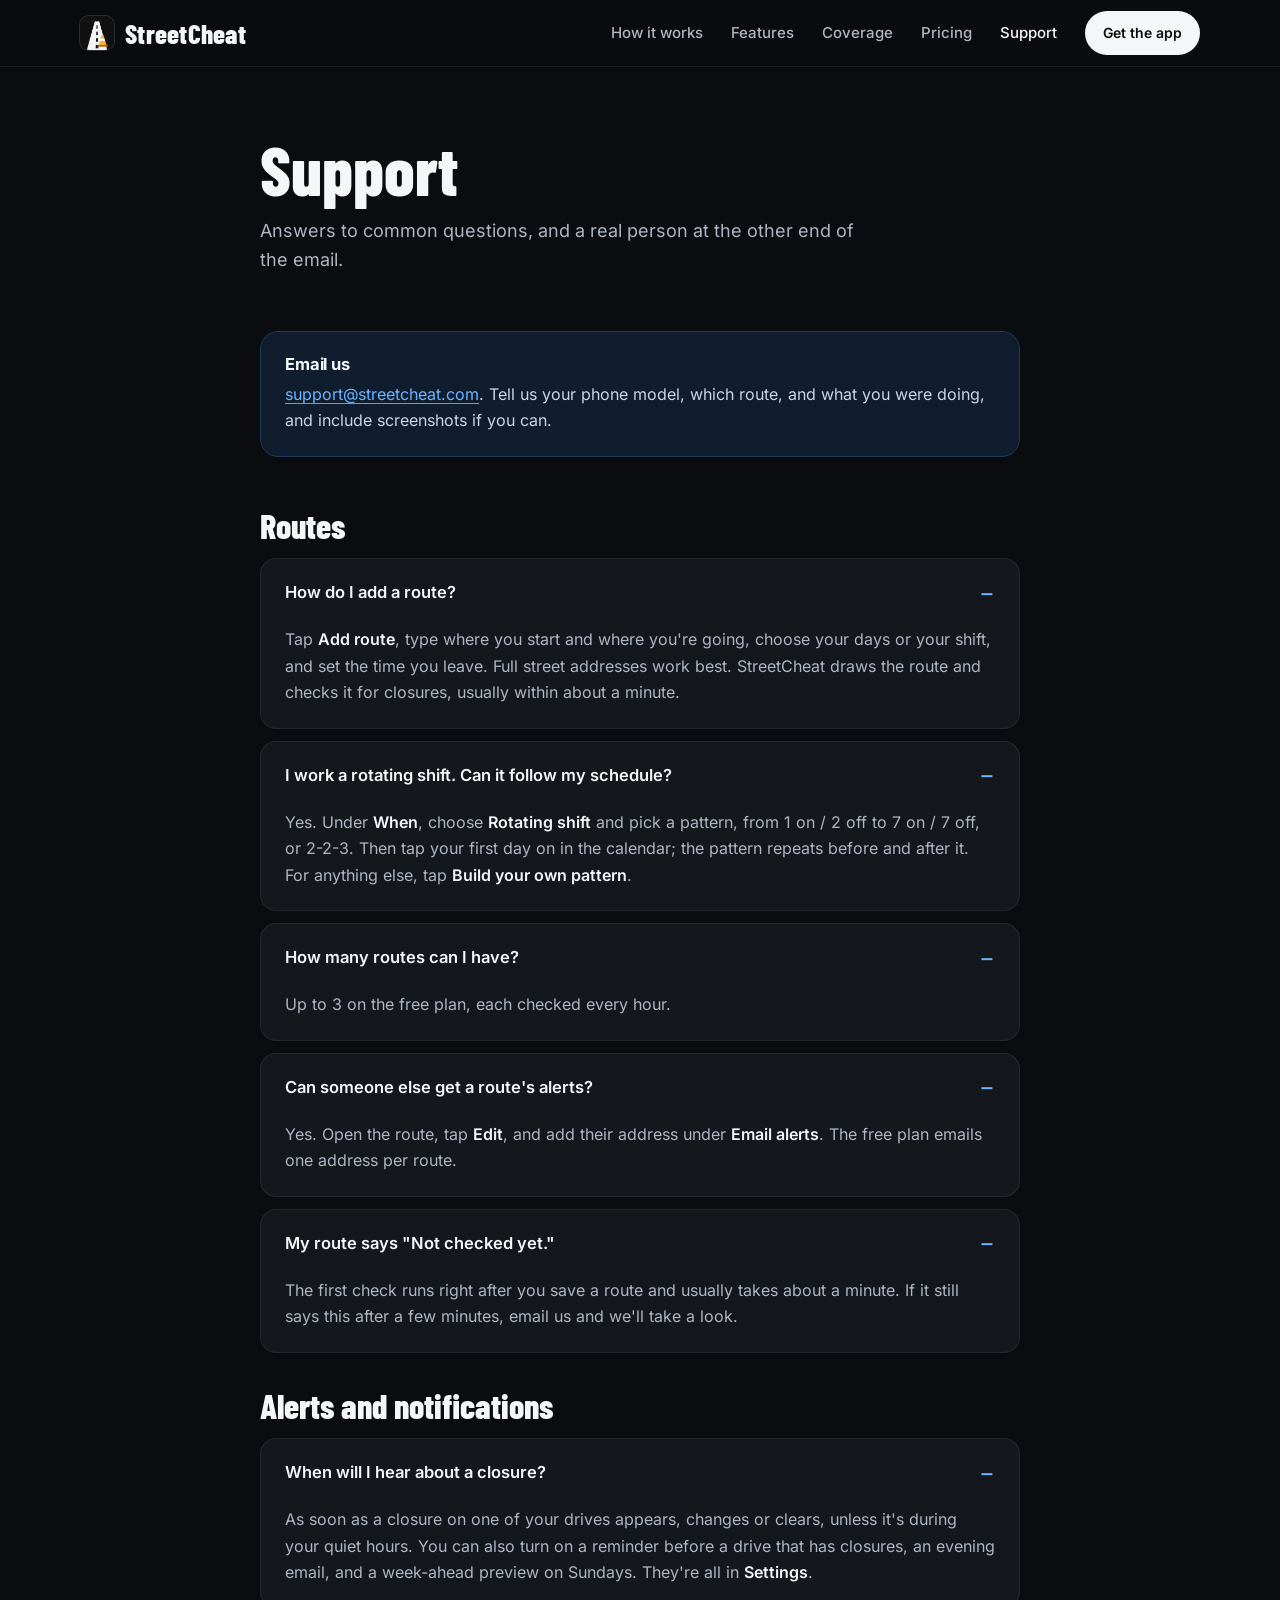
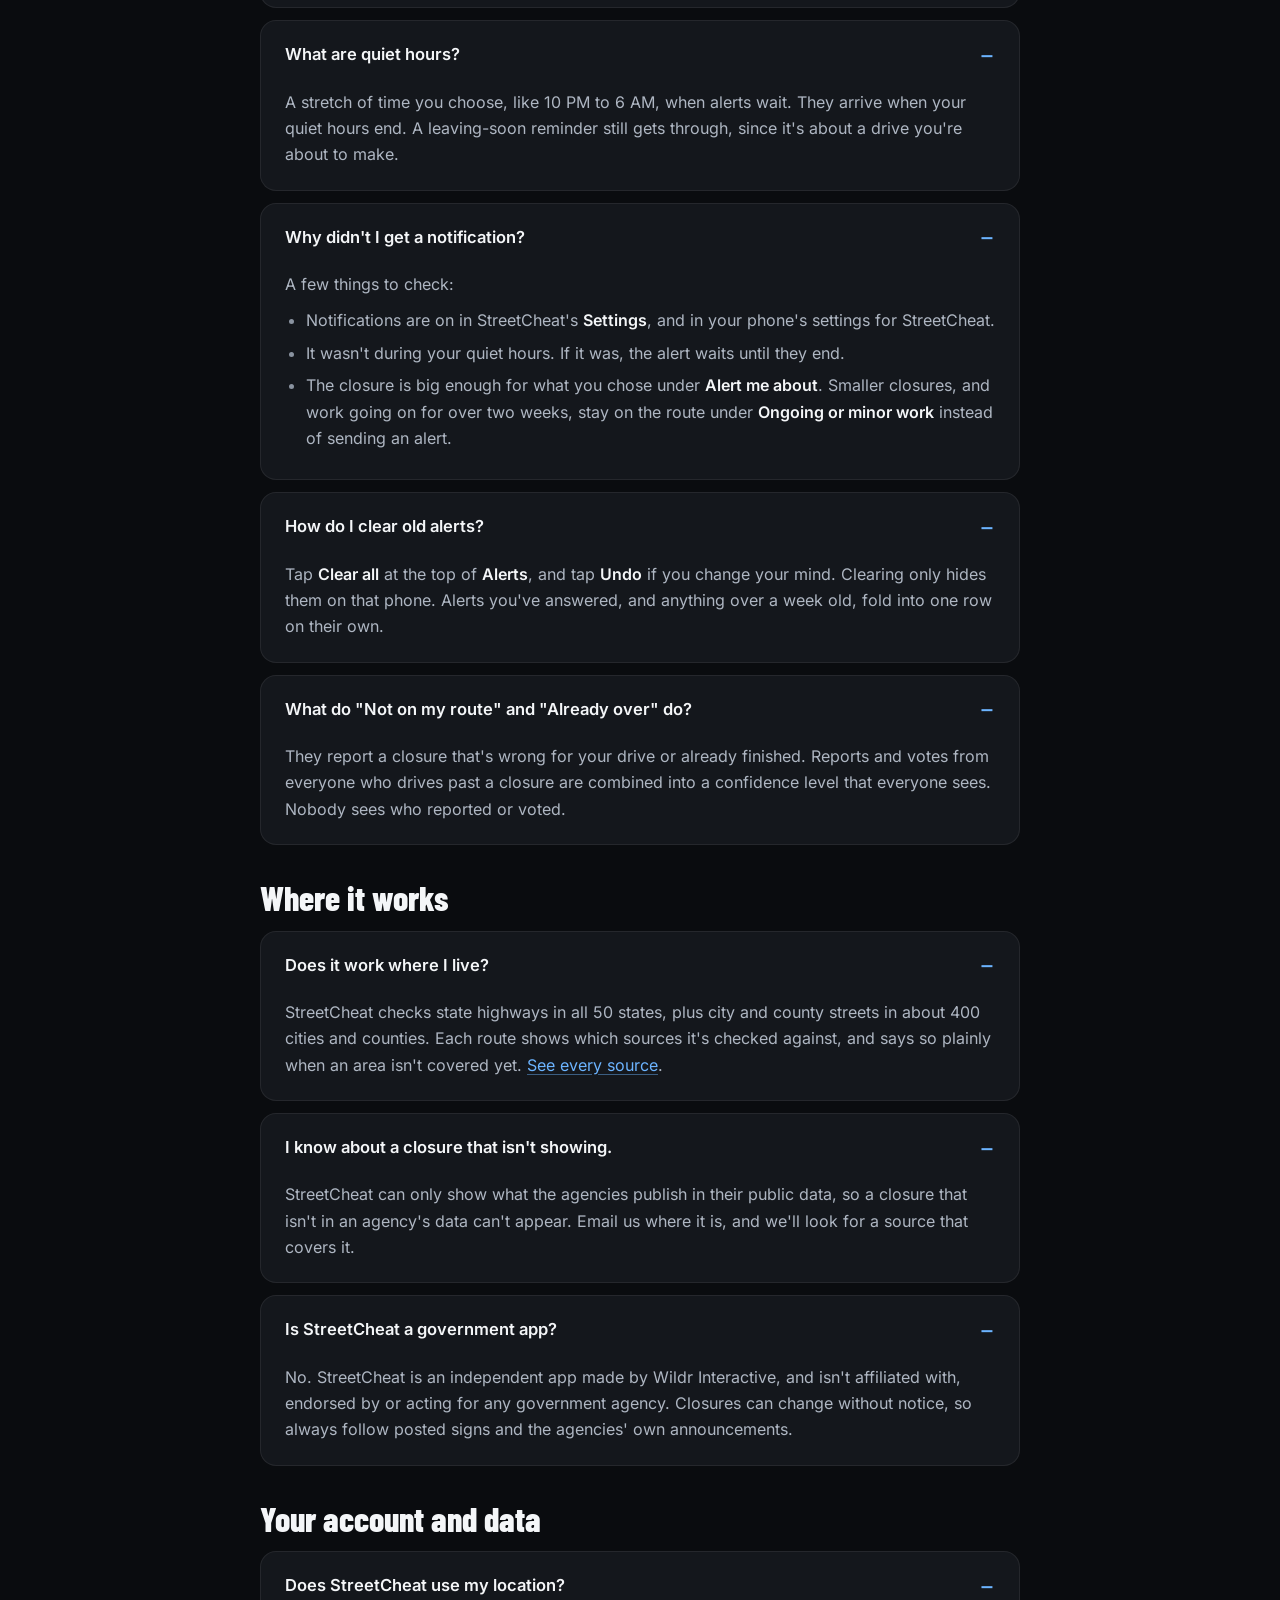
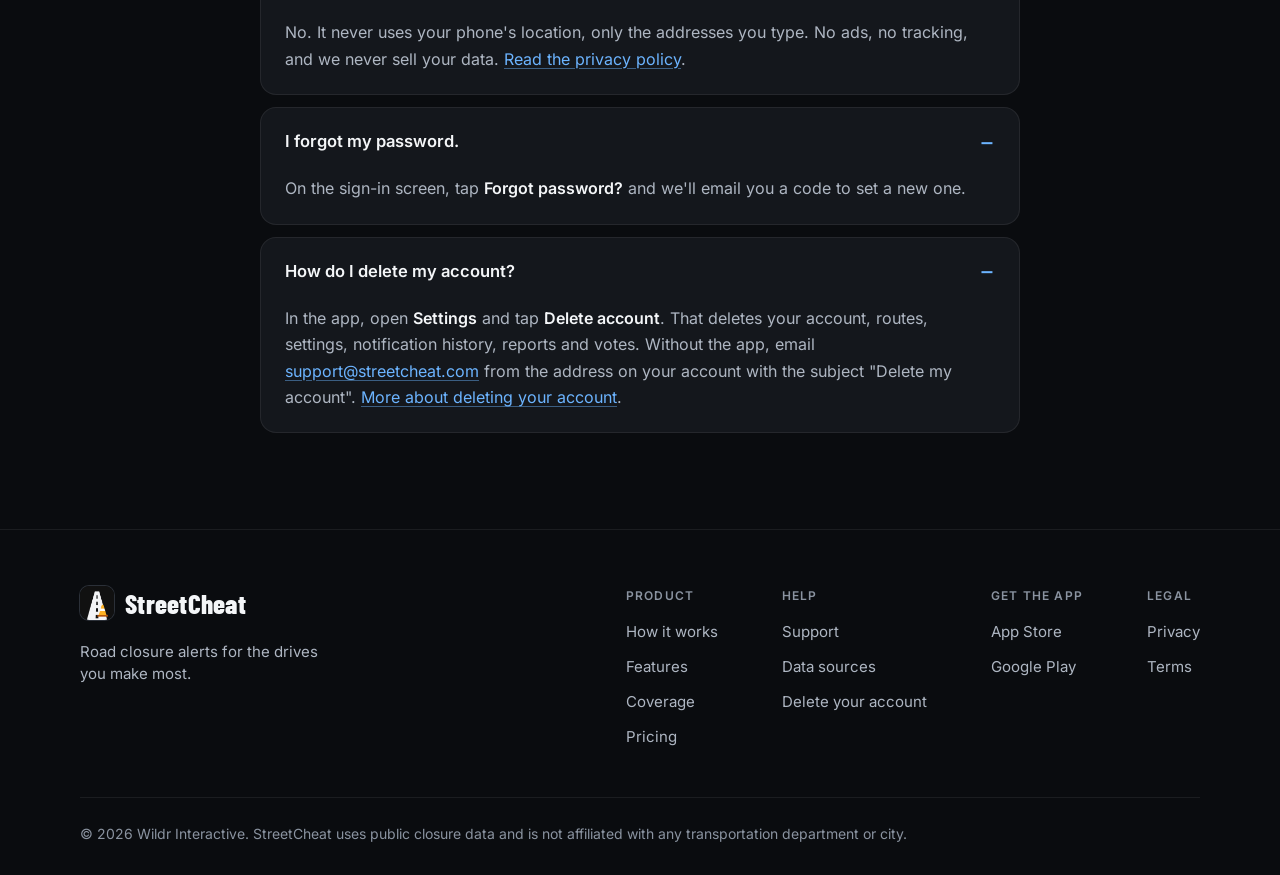
<file: support/index.html>
<!doctype html>
<html lang="en">
<head>
<meta charset="utf-8">
<meta name="viewport" content="width=device-width, initial-scale=1, viewport-fit=cover">
<meta http-equiv="Content-Security-Policy" content="default-src 'self'; img-src 'self' data: https://*.google-analytics.com https://*.googletagmanager.com; style-src 'self'; script-src 'self' https://*.googletagmanager.com; font-src 'self'; connect-src 'self' https://*.google-analytics.com https://*.analytics.google.com https://*.googletagmanager.com; base-uri 'self'; form-action 'self'; object-src 'none'; upgrade-insecure-requests">
<title>StreetCheat Support</title>
<meta name="description" content="Help with StreetCheat: routes, shifts, alerts, coverage, your account and your data.">
<link rel="canonical" href="https://streetcheat.com/support/">
<meta property="og:type" content="website">
<meta property="og:url" content="https://streetcheat.com/support/">
<meta property="og:title" content="StreetCheat Support">
<meta property="og:description" content="Help with StreetCheat: routes, shifts, alerts, coverage, your account and your data.">
<meta property="og:image" content="https://streetcheat.com/images/og.jpg">
<meta property="og:image:width" content="1200">
<meta property="og:image:height" content="630">
<meta name="twitter:card" content="summary_large_image">
<meta name="theme-color" content="#0A0C0F">
<link rel="icon" type="image/png" href="/icon.png">
<link rel="apple-touch-icon" href="/icon.png">
<link rel="preload" href="/fonts/inter-latin-wght-normal.woff2" as="font" type="font/woff2" crossorigin>
<link rel="preload" href="/fonts/barlow-condensed-latin-800-normal.woff2" as="font" type="font/woff2" crossorigin>
<link rel="stylesheet" href="/styles.css">
<script async src="https://www.googletagmanager.com/gtag/js?id=G-4PGCED93CX"></script>
<script src="/analytics.js"></script>
</head>
<body>
<header class="topbar">
  <div class="wrap">
    <a class="brand" href="/"><img src="/icon.png" alt="" width="34" height="34">StreetCheat</a>
    <nav aria-label="Main">
      <a class="page-link" href="/#how">How it works</a>
      <a class="page-link" href="/#features">Features</a>
      <a class="page-link" href="/#where">Coverage</a>
      <a class="page-link" href="/#pricing">Pricing</a>
      <a href="/support/" aria-current="page">Support</a>
    </nav>
    <details class="menu"><summary>Menu</summary><nav aria-label="Menu"><a href="/#how">How it works</a><a href="/#features">Features</a><a href="/#where">Coverage</a><a href="/#pricing">Pricing</a><a href="/support/" aria-current="page">Support</a><a href="/sources/">Data sources</a><a href="/#download" data-get-app>Get the app</a></nav></details>
    <a class="btn" href="/#download" data-get-app>Get the app</a>
  </div>
</header>

<main class="doc">
  <h1>Support</h1>
  <p class="lede">Answers to common questions, and a real person at the other end of the email.</p>

  <section>
    <div class="callout">
      <h3>Email us</h3>
      <p><a href="mailto:support@streetcheat.com">support@streetcheat.com</a>. Tell us your phone model, which route, and what you were doing, and include screenshots if you can.</p>
    </div>
  </section>

  <section>
    <h2>Routes</h2>
    <div class="faq">
      <details open>
        <summary>How do I add a route?</summary>
        <div class="answer"><p>Tap <strong>Add route</strong>, type where you start and where you're going, choose your days or your shift, and set the time you leave. Full street addresses work best. StreetCheat draws the route and checks it for closures, usually within about a minute.</p></div>
      </details>
      <details open>
        <summary>I work a rotating shift. Can it follow my schedule?</summary>
        <div class="answer"><p>Yes. Under <strong>When</strong>, choose <strong>Rotating shift</strong> and pick a pattern, from <span class="nw">1 on / 2 off</span> to <span class="nw">7 on / 7 off</span>, or <span class="nw">2-2-3</span>. Then tap your first day on in the calendar; the pattern repeats before and after it. For anything else, tap <strong>Build your own pattern</strong>.</p></div>
      </details>
      <details open>
        <summary>How many routes can I have?</summary>
        <div class="answer"><p>Up to 3 on the free plan, each checked every hour.</p></div>
      </details>
      <details open>
        <summary>Can someone else get a route's alerts?</summary>
        <div class="answer"><p>Yes. Open the route, tap <strong>Edit</strong>, and add their address under <strong>Email alerts</strong>. The free plan emails one address per route.</p></div>
      </details>
      <details open>
        <summary>My route says "Not checked yet."</summary>
        <div class="answer"><p>The first check runs right after you save a route and usually takes about a minute. If it still says this after a few minutes, email us and we'll take a look.</p></div>
      </details>
    </div>
  </section>

  <section>
    <h2>Alerts and notifications</h2>
    <div class="faq">
      <details open>
        <summary>When will I hear about a closure?</summary>
        <div class="answer"><p>As soon as a closure on one of your drives appears, changes or clears, unless it's during your quiet hours. You can also turn on a reminder before a drive that has closures, an evening email, and a week-ahead preview on Sundays. They're all in <strong>Settings</strong>.</p></div>
      </details>
      <details open>
        <summary>What are quiet hours?</summary>
        <div class="answer"><p>A stretch of time you choose, like 10 PM to 6 AM, when alerts wait. They arrive when your quiet hours end. A leaving-soon reminder still gets through, since it's about a drive you're about to make.</p></div>
      </details>
      <details open>
        <summary>Why didn't I get a notification?</summary>
        <div class="answer">
          <p>A few things to check:</p>
          <ul>
            <li>Notifications are on in StreetCheat's <strong>Settings</strong>, and in your phone's settings for StreetCheat.</li>
            <li>It wasn't during your quiet hours. If it was, the alert waits until they end.</li>
            <li>The closure is big enough for what you chose under <strong>Alert me about</strong>. Smaller closures, and work going on for over two weeks, stay on the route under <strong>Ongoing or minor work</strong> instead of sending an alert.</li>
          </ul>
        </div>
      </details>
      <details open>
        <summary>How do I clear old alerts?</summary>
        <div class="answer"><p>Tap <strong>Clear all</strong> at the top of <strong>Alerts</strong>, and tap <strong>Undo</strong> if you change your mind. Clearing only hides them on that phone. Alerts you've answered, and anything over a week old, fold into one row on their own.</p></div>
      </details>
      <details open>
        <summary>What do "Not on my route" and "Already over" do?</summary>
        <div class="answer"><p>They report a closure that's wrong for your drive or already finished. Reports and votes from everyone who drives past a closure are combined into a confidence level that everyone sees. Nobody sees who reported or voted.</p></div>
      </details>
    </div>
  </section>

  <section>
    <h2>Where it works</h2>
    <div class="faq">
      <details open>
        <summary>Does it work where I live?</summary>
        <div class="answer"><p>StreetCheat checks state highways in all 50 states, plus city and county streets in about 400 cities and counties. Each route shows which sources it's checked against, and says so plainly when an area isn't covered yet. <a href="/sources/">See every source</a>.</p></div>
      </details>
      <details open>
        <summary>I know about a closure that isn't showing.</summary>
        <div class="answer"><p>StreetCheat can only show what the agencies publish in their public data, so a closure that isn't in an agency's data can't appear. Email us where it is, and we'll look for a source that covers it.</p></div>
      </details>
      <details open>
        <summary>Is StreetCheat a government app?</summary>
        <div class="answer"><p>No. StreetCheat is an independent app made by Wildr Interactive, and isn't affiliated with, endorsed by or acting for any government agency. Closures can change without notice, so always follow posted signs and the agencies' own announcements.</p></div>
      </details>
    </div>
  </section>

  <section>
    <h2>Your account and data</h2>
    <div class="faq">
      <details open>
        <summary>Does StreetCheat use my location?</summary>
        <div class="answer"><p>No. It never uses your phone's location, only the addresses you type. No ads, no tracking, and we never sell your data. <a href="/privacy/">Read the privacy policy</a>.</p></div>
      </details>
      <details open>
        <summary>I forgot my password.</summary>
        <div class="answer"><p>On the sign-in screen, tap <strong>Forgot password?</strong> and we'll email you a code to set a new one.</p></div>
      </details>
      <details open>
        <summary>How do I delete my account?</summary>
        <div class="answer"><p>In the app, open <strong>Settings</strong> and tap <strong>Delete account</strong>. That deletes your account, routes, settings, notification history, reports and votes. Without the app, email <a href="mailto:support@streetcheat.com">support@streetcheat.com</a> from the address on your account with the subject "Delete my account". <a href="/privacy/#delete-account">More about deleting your account</a>.</p></div>
      </details>
    </div>
  </section>
</main>

<footer class="footer">
  <div class="wrap">
    <div class="footer-top">
      <div class="footer-brand">
        <a class="brand" href="/"><img src="/icon.png" alt="" width="34" height="34">StreetCheat</a>
        <p>Road closure alerts for the drives you make most.</p>
      </div>
      <nav aria-label="Footer">
        <div><p>Product</p><a href="/#how">How it works</a><a href="/#features">Features</a><a href="/#where">Coverage</a><a href="/#pricing">Pricing</a></div>
        <div><p>Help</p><a href="/support/">Support</a><a href="/sources/">Data sources</a><a href="/privacy/#delete-account">Delete your account</a></div>
        <div><p>Get the app</p><a href="https://apps.apple.com/us/app/streetcheat-road-closures/id6816572317">App Store</a><a href="https://play.google.com/store/apps/details?id=com.streetcheat.app">Google Play</a></div>
        <div><p>Legal</p><a href="/privacy/">Privacy</a><a href="/terms/">Terms</a></div>
      </nav>
    </div>
    <p class="footer-fine">&copy; <span data-year>2026</span> Wildr Interactive. StreetCheat uses public closure data and is not affiliated with any transportation department or city.</p>
  </div>
</footer>
<script src="/site.js" defer></script>
</body>
</html>
</file>
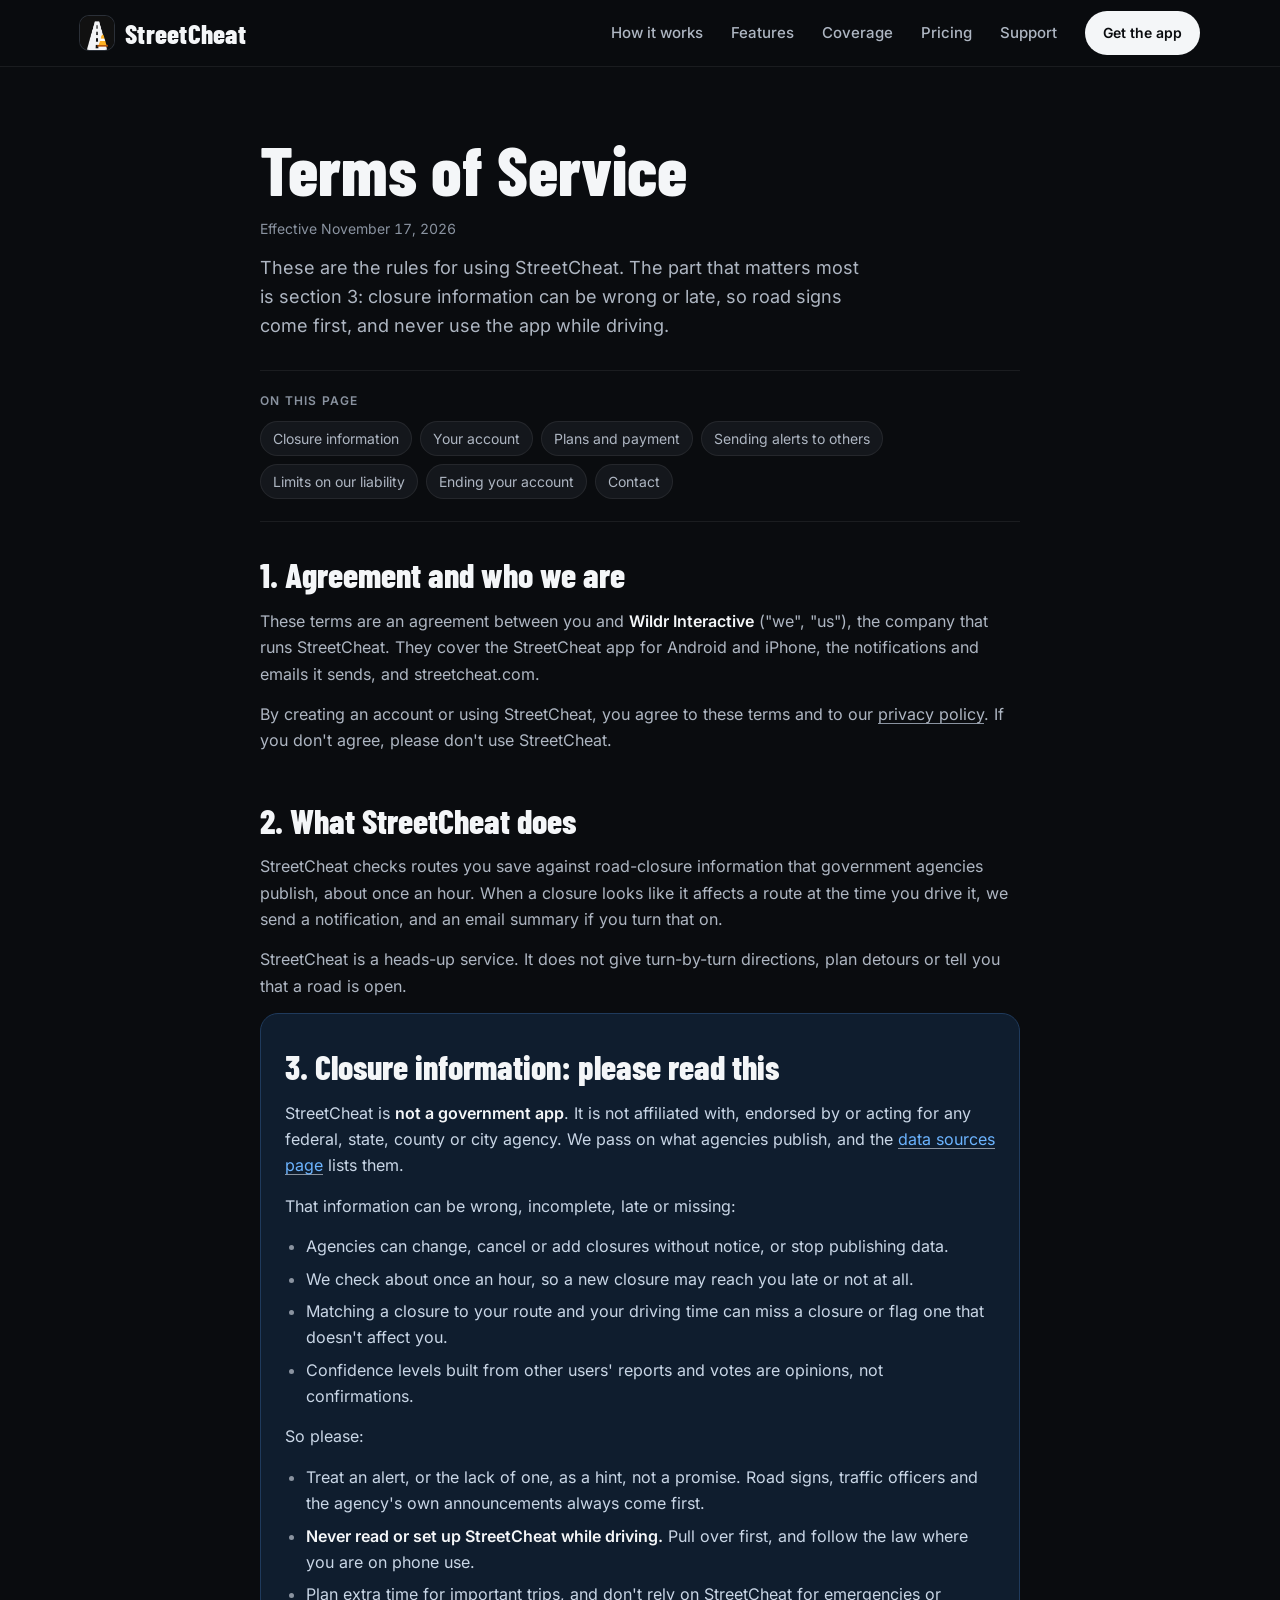
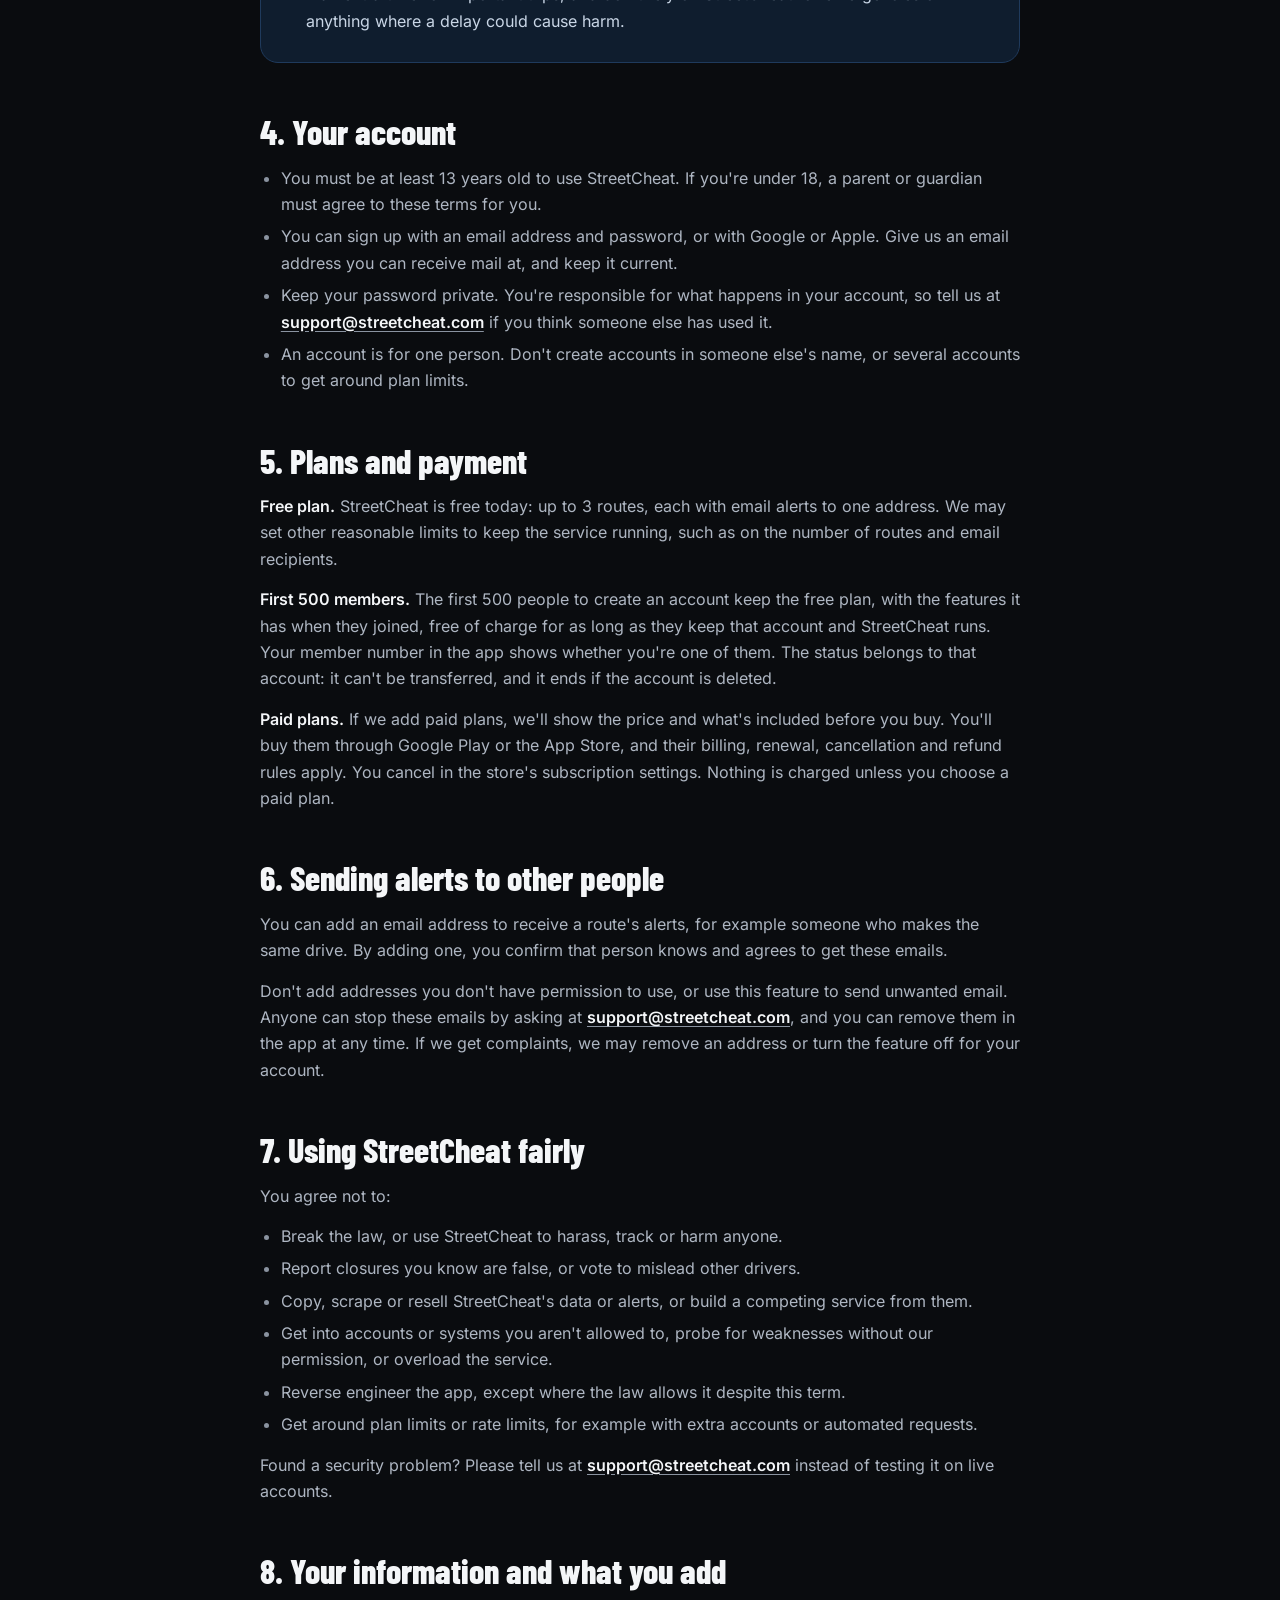
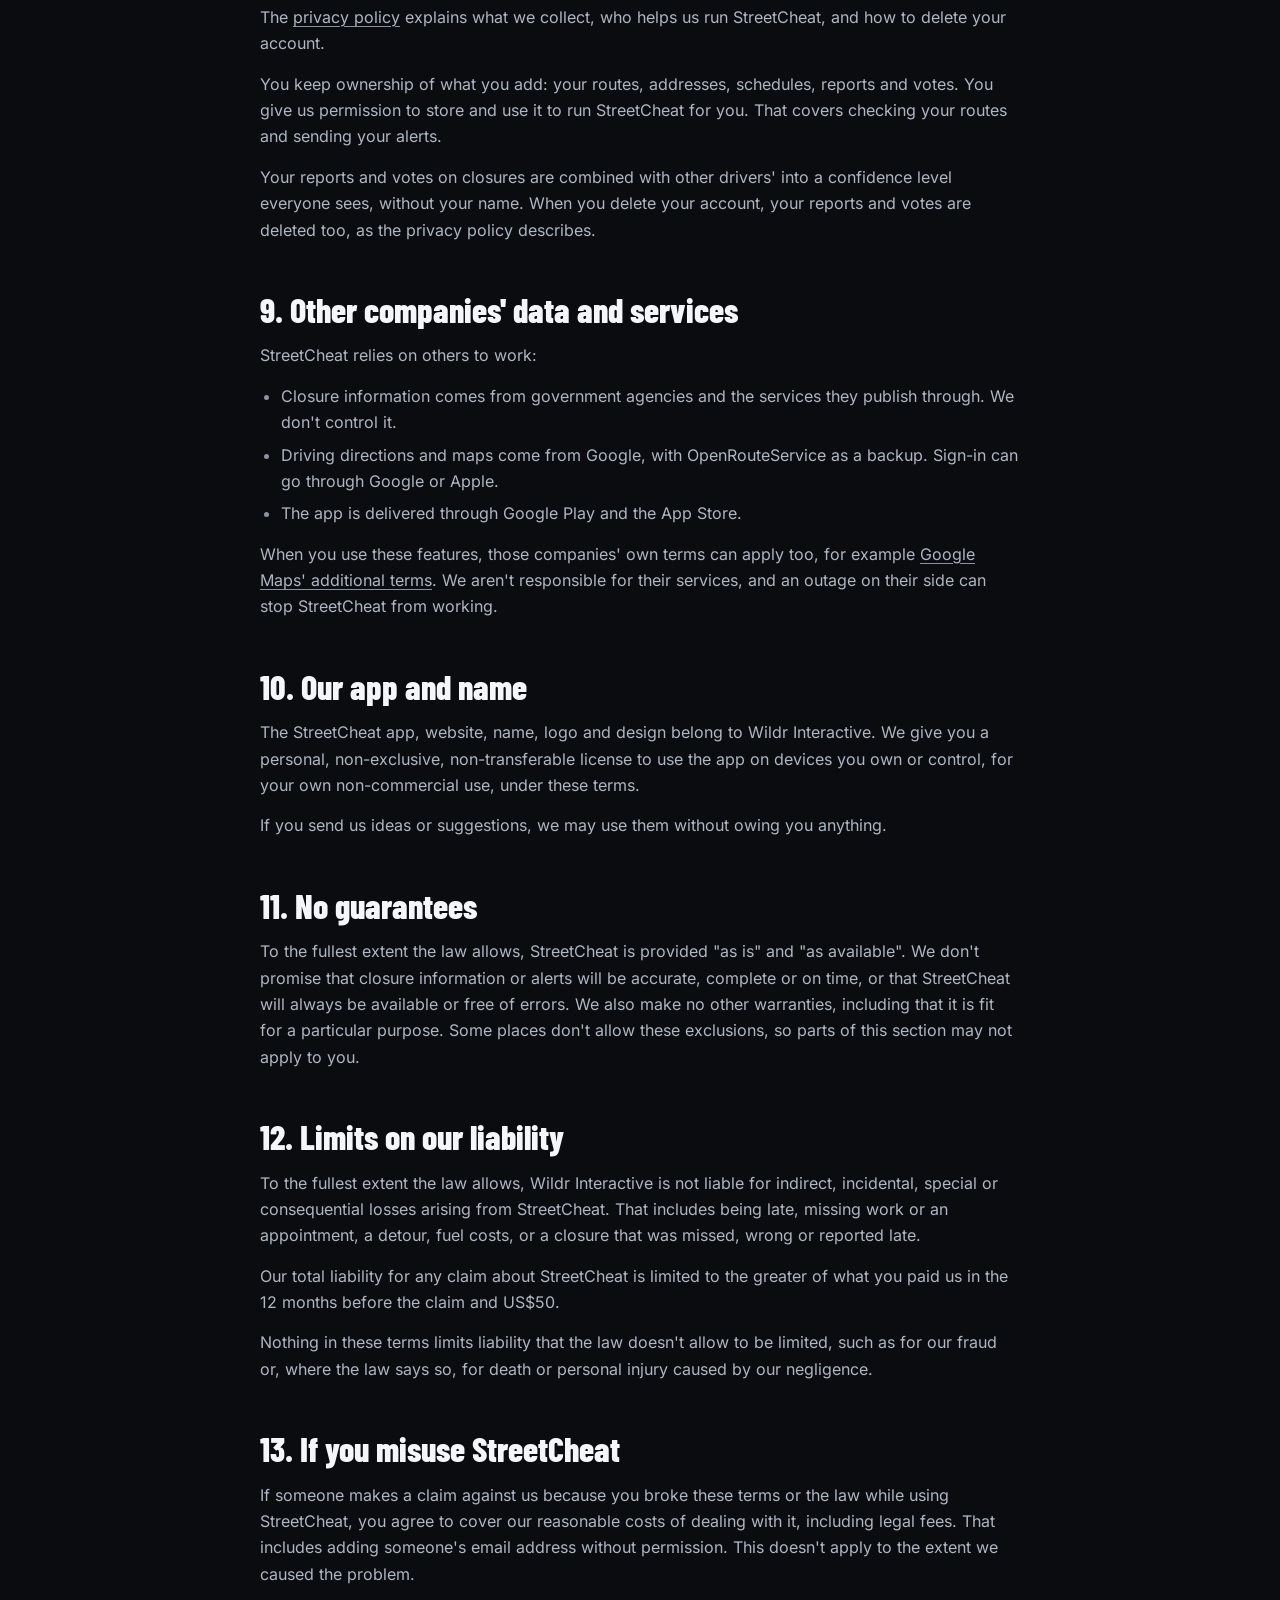
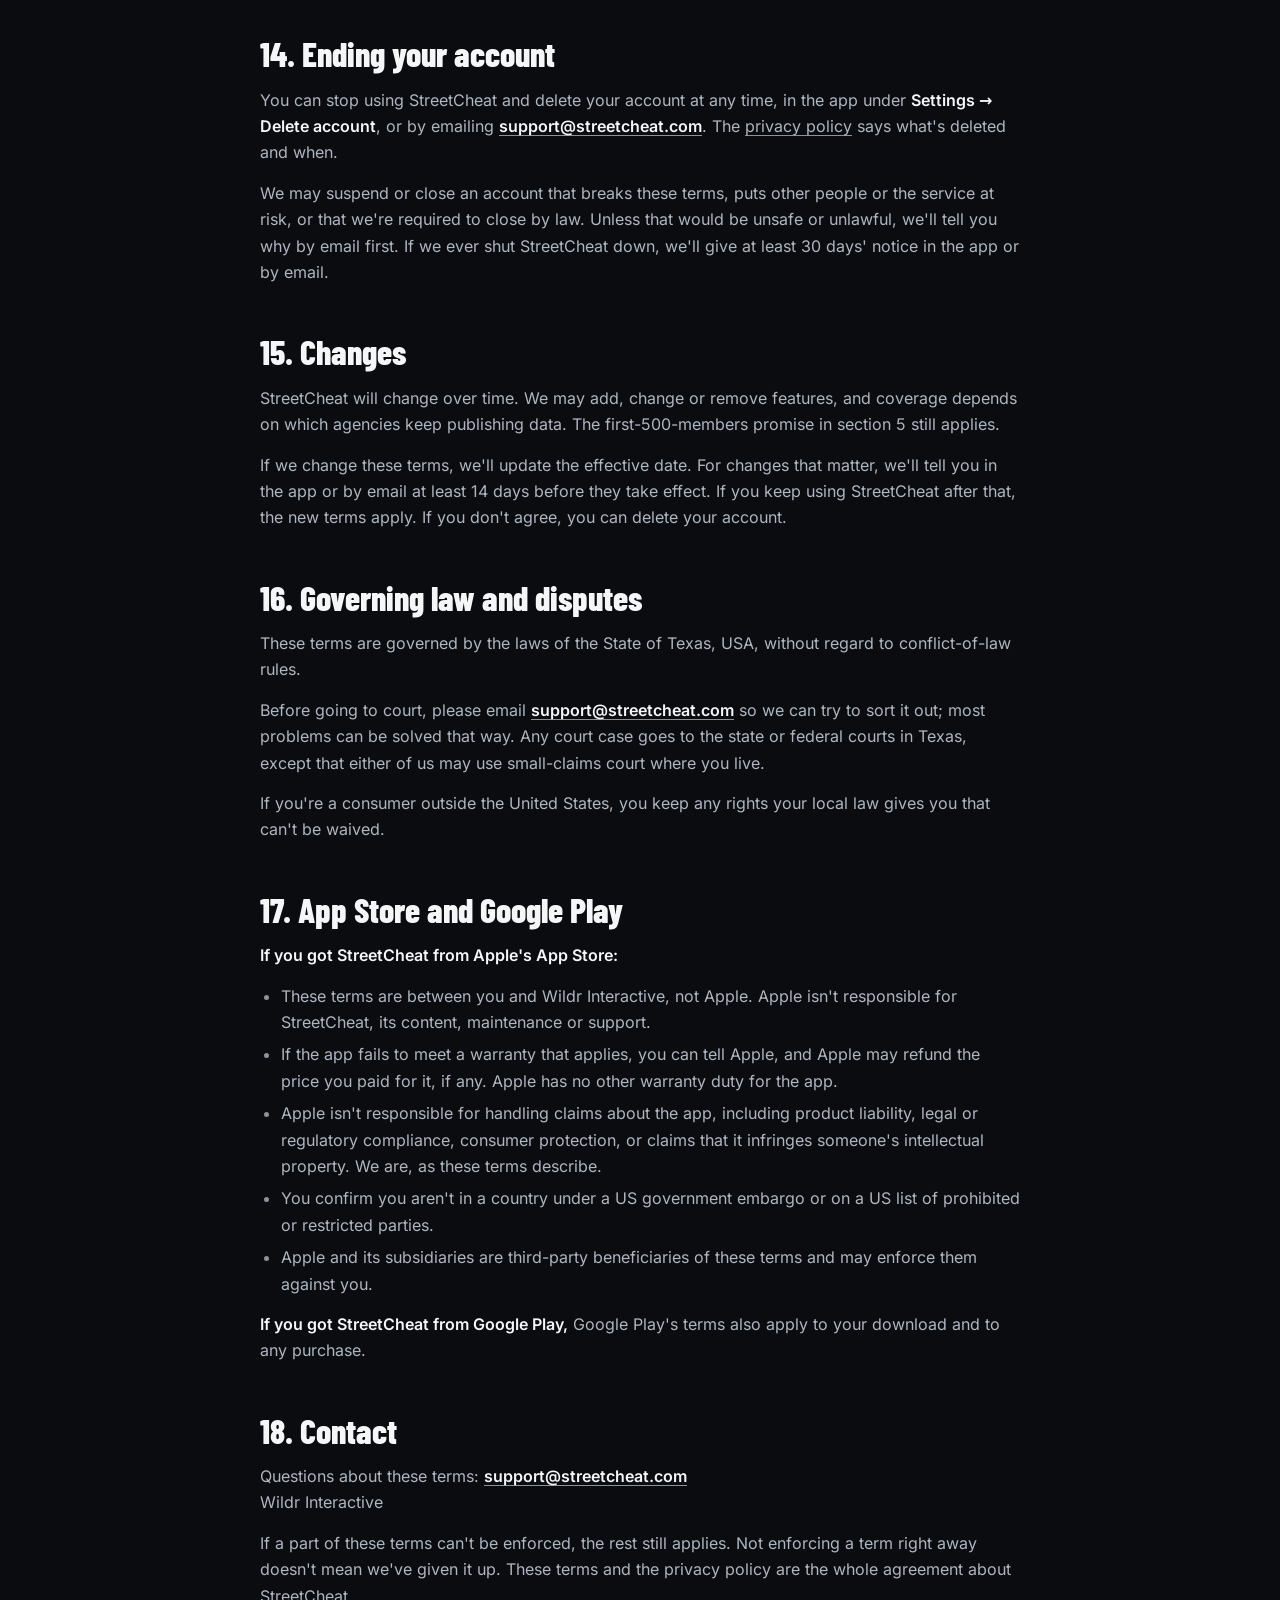
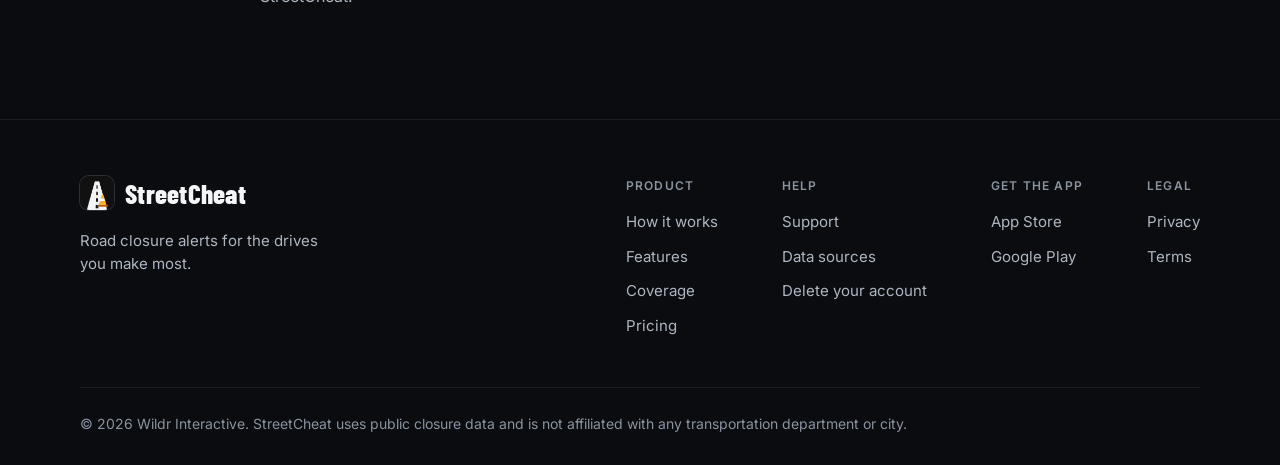
<file: terms/index.html>
<!doctype html>
<html lang="en">
<head>
<meta charset="utf-8">
<meta name="viewport" content="width=device-width, initial-scale=1, viewport-fit=cover">
<meta http-equiv="Content-Security-Policy" content="default-src 'self'; img-src 'self' data: https://*.google-analytics.com https://*.googletagmanager.com; style-src 'self'; script-src 'self' https://*.googletagmanager.com; font-src 'self'; connect-src 'self' https://*.google-analytics.com https://*.analytics.google.com https://*.googletagmanager.com; base-uri 'self'; form-action 'self'; object-src 'none'; upgrade-insecure-requests">
<title>StreetCheat Terms of Service</title>
<meta name="description" content="The rules for using StreetCheat: closure information, your account, plans, fair use, and our liability.">
<link rel="canonical" href="https://streetcheat.com/terms/">
<meta property="og:type" content="website">
<meta property="og:url" content="https://streetcheat.com/terms/">
<meta property="og:title" content="StreetCheat Terms of Service">
<meta property="og:description" content="The rules for using StreetCheat: closure information, your account, plans, fair use, and our liability.">
<meta property="og:image" content="https://streetcheat.com/images/og.jpg">
<meta property="og:image:width" content="1200">
<meta property="og:image:height" content="630">
<meta name="twitter:card" content="summary_large_image">
<link rel="icon" type="image/png" href="/icon.png">
<link rel="apple-touch-icon" href="/icon.png">
<meta name="theme-color" content="#0A0C0F">
<link rel="preload" href="/fonts/inter-latin-wght-normal.woff2" as="font" type="font/woff2" crossorigin>
<link rel="preload" href="/fonts/barlow-condensed-latin-800-normal.woff2" as="font" type="font/woff2" crossorigin>
<link rel="stylesheet" href="/styles.css">
<script async src="https://www.googletagmanager.com/gtag/js?id=G-4PGCED93CX"></script>
<script src="/analytics.js"></script>
</head>
<body>
<header class="topbar">
  <div class="wrap">
    <a class="brand" href="/"><img src="/icon.png" alt="" width="34" height="34">StreetCheat</a>
    <nav aria-label="Main">
      <a class="page-link" href="/#how">How it works</a>
      <a class="page-link" href="/#features">Features</a>
      <a class="page-link" href="/#where">Coverage</a>
      <a class="page-link" href="/#pricing">Pricing</a>
      <a href="/support/">Support</a>
    </nav>
    <details class="menu"><summary>Menu</summary><nav aria-label="Menu"><a href="/#how">How it works</a><a href="/#features">Features</a><a href="/#where">Coverage</a><a href="/#pricing">Pricing</a><a href="/support/">Support</a><a href="/sources/">Data sources</a><a href="/#download" data-get-app>Get the app</a></nav></details>
    <a class="btn" href="/#download" data-get-app>Get the app</a>
  </div>
</header>

<main class="doc">
  <header>
    <h1>Terms of Service</h1>
    <p class="updated">Effective November 17, 2026</p>
    <p class="lede">These are the rules for using StreetCheat. The part that matters most is section 3: closure information can be wrong or late, so road signs come first, and never use the app while driving.</p>
  </header>

  <nav class="toc" aria-label="On this page">
    <p>On this page</p>
    <ul>
      <li><a href="#closures">Closure information</a></li>
      <li><a href="#account">Your account</a></li>
      <li><a href="#plans">Plans and payment</a></li>
      <li><a href="#others">Sending alerts to others</a></li>
      <li><a href="#liability">Limits on our liability</a></li>
      <li><a href="#ending">Ending your account</a></li>
      <li><a href="#contact">Contact</a></li>
    </ul>
  </nav>

  <section>
    <h2 id="agreement">1. Agreement and who we are</h2>
    <p>These terms are an agreement between you and <strong>Wildr Interactive</strong> ("we", "us"), the company that runs StreetCheat. They cover the StreetCheat app for Android and iPhone, the notifications and emails it sends, and streetcheat.com.</p>
    <p>By creating an account or using StreetCheat, you agree to these terms and to our <a href="/privacy/">privacy policy</a>. If you don't agree, please don't use StreetCheat.</p>
  </section>

  <section>
    <h2 id="service">2. What StreetCheat does</h2>
    <p>StreetCheat checks routes you save against road-closure information that government agencies publish, about once an hour. When a closure looks like it affects a route at the time you drive it, we send a notification, and an email summary if you turn that on.</p>
    <p>StreetCheat is a heads-up service. It does not give turn-by-turn directions, plan detours or tell you that a road is open.</p>
  </section>

  <section class="callout" aria-labelledby="closures">
    <h2 id="closures">3. Closure information: please read this</h2>
    <p>StreetCheat is <strong>not a government app</strong>. It is not affiliated with, endorsed by or acting for any federal, state, county or city agency. We pass on what agencies publish, and the <a href="/sources/">data sources page</a> lists them.</p>
    <p>That information can be wrong, incomplete, late or missing:</p>
    <ul>
      <li>Agencies can change, cancel or add closures without notice, or stop publishing data.</li>
      <li>We check about once an hour, so a new closure may reach you late or not at all.</li>
      <li>Matching a closure to your route and your driving time can miss a closure or flag one that doesn't affect you.</li>
      <li>Confidence levels built from other users' reports and votes are opinions, not confirmations.</li>
    </ul>
    <p>So please:</p>
    <ul>
      <li>Treat an alert, or the lack of one, as a hint, not a promise. Road signs, traffic officers and the agency's own announcements always come first.</li>
      <li><strong>Never read or set up StreetCheat while driving.</strong> Pull over first, and follow the law where you are on phone use.</li>
      <li>Plan extra time for important trips, and don't rely on StreetCheat for emergencies or anything where a delay could cause harm.</li>
    </ul>
  </section>

  <section>
    <h2 id="account">4. Your account</h2>
    <ul>
      <li>You must be at least 13 years old to use StreetCheat. If you're under 18, a parent or guardian must agree to these terms for you.</li>
      <li>You can sign up with an email address and password, or with Google or Apple. Give us an email address you can receive mail at, and keep it current.</li>
      <li>Keep your password private. You're responsible for what happens in your account, so tell us at <a class="email" href="mailto:support@streetcheat.com">support@streetcheat.com</a> if you think someone else has used it.</li>
      <li>An account is for one person. Don't create accounts in someone else's name, or several accounts to get around plan limits.</li>
    </ul>
  </section>

  <section>
    <h2 id="plans">5. Plans and payment</h2>
    <p><strong>Free plan.</strong> StreetCheat is free today: up to 3 routes, each with email alerts to one address. We may set other reasonable limits to keep the service running, such as on the number of routes and email recipients.</p>
    <p><strong>First 500 members.</strong> The first 500 people to create an account keep the free plan, with the features it has when they joined, free of charge for as long as they keep that account and StreetCheat runs. Your member number in the app shows whether you're one of them. The status belongs to that account: it can't be transferred, and it ends if the account is deleted.</p>
    <p><strong>Paid plans.</strong> If we add paid plans, we'll show the price and what's included before you buy. You'll buy them through Google Play or the App Store, and their billing, renewal, cancellation and refund rules apply. You cancel in the store's subscription settings. Nothing is charged unless you choose a paid plan.</p>
  </section>

  <section>
    <h2 id="others">6. Sending alerts to other people</h2>
    <p>You can add an email address to receive a route's alerts, for example someone who makes the same drive. By adding one, you confirm that person knows and agrees to get these emails.</p>
    <p>Don't add addresses you don't have permission to use, or use this feature to send unwanted email. Anyone can stop these emails by asking at <a class="email" href="mailto:support@streetcheat.com">support@streetcheat.com</a>, and you can remove them in the app at any time. If we get complaints, we may remove an address or turn the feature off for your account.</p>
  </section>

  <section>
    <h2 id="fair-use">7. Using StreetCheat fairly</h2>
    <p>You agree not to:</p>
    <ul>
      <li>Break the law, or use StreetCheat to harass, track or harm anyone.</li>
      <li>Report closures you know are false, or vote to mislead other drivers.</li>
      <li>Copy, scrape or resell StreetCheat's data or alerts, or build a competing service from them.</li>
      <li>Get into accounts or systems you aren't allowed to, probe for weaknesses without our permission, or overload the service.</li>
      <li>Reverse engineer the app, except where the law allows it despite this term.</li>
      <li>Get around plan limits or rate limits, for example with extra accounts or automated requests.</li>
    </ul>
    <p>Found a security problem? Please tell us at <a class="email" href="mailto:support@streetcheat.com">support@streetcheat.com</a> instead of testing it on live accounts.</p>
  </section>

  <section>
    <h2 id="your-content">8. Your information and what you add</h2>
    <p>The <a href="/privacy/">privacy policy</a> explains what we collect, who helps us run StreetCheat, and how to delete your account.</p>
    <p>You keep ownership of what you add: your routes, addresses, schedules, reports and votes. You give us permission to store and use it to run StreetCheat for you. That covers checking your routes and sending your alerts.</p>
    <p>Your reports and votes on closures are combined with other drivers' into a confidence level everyone sees, without your name. When you delete your account, your reports and votes are deleted too, as the privacy policy describes.</p>
  </section>

  <section>
    <h2 id="third-parties">9. Other companies' data and services</h2>
    <p>StreetCheat relies on others to work:</p>
    <ul>
      <li>Closure information comes from government agencies and the services they publish through. We don't control it.</li>
      <li>Driving directions and maps come from Google, with OpenRouteService as a backup. Sign-in can go through Google or Apple.</li>
      <li>The app is delivered through Google Play and the App Store.</li>
    </ul>
    <p>When you use these features, those companies' own terms can apply too, for example <a href="https://maps.google.com/help/terms_maps/" rel="noopener">Google Maps' additional terms</a>. We aren't responsible for their services, and an outage on their side can stop StreetCheat from working.</p>
  </section>

  <section>
    <h2 id="our-app">10. Our app and name</h2>
    <p>The StreetCheat app, website, name, logo and design belong to Wildr Interactive. We give you a personal, non-exclusive, non-transferable license to use the app on devices you own or control, for your own non-commercial use, under these terms.</p>
    <p>If you send us ideas or suggestions, we may use them without owing you anything.</p>
  </section>

  <section>
    <h2 id="no-guarantees">11. No guarantees</h2>
    <p>To the fullest extent the law allows, StreetCheat is provided "as is" and "as available". We don't promise that closure information or alerts will be accurate, complete or on time, or that StreetCheat will always be available or free of errors. We also make no other warranties, including that it is fit for a particular purpose. Some places don't allow these exclusions, so parts of this section may not apply to you.</p>
  </section>

  <section>
    <h2 id="liability">12. Limits on our liability</h2>
    <p>To the fullest extent the law allows, Wildr Interactive is not liable for indirect, incidental, special or consequential losses arising from StreetCheat. That includes being late, missing work or an appointment, a detour, fuel costs, or a closure that was missed, wrong or reported late.</p>
    <p>Our total liability for any claim about StreetCheat is limited to the greater of what you paid us in the 12 months before the claim and US$50.</p>
    <p>Nothing in these terms limits liability that the law doesn't allow to be limited, such as for our fraud or, where the law says so, for death or personal injury caused by our negligence.</p>
  </section>

  <section>
    <h2 id="misuse">13. If you misuse StreetCheat</h2>
    <p>If someone makes a claim against us because you broke these terms or the law while using StreetCheat, you agree to cover our reasonable costs of dealing with it, including legal fees. That includes adding someone's email address without permission. This doesn't apply to the extent we caused the problem.</p>
  </section>

  <section>
    <h2 id="ending">14. Ending your account</h2>
    <p>You can stop using StreetCheat and delete your account at any time, in the app under <strong>Settings &rarr; Delete account</strong>, or by emailing <a class="email" href="mailto:support@streetcheat.com">support@streetcheat.com</a>. The <a href="/privacy/#delete-account">privacy policy</a> says what's deleted and when.</p>
    <p>We may suspend or close an account that breaks these terms, puts other people or the service at risk, or that we're required to close by law. Unless that would be unsafe or unlawful, we'll tell you why by email first. If we ever shut StreetCheat down, we'll give at least 30 days' notice in the app or by email.</p>
  </section>

  <section>
    <h2 id="changes">15. Changes</h2>
    <p>StreetCheat will change over time. We may add, change or remove features, and coverage depends on which agencies keep publishing data. The first-500-members promise in section 5 still applies.</p>
    <p>If we change these terms, we'll update the effective date. For changes that matter, we'll tell you in the app or by email at least 14 days before they take effect. If you keep using StreetCheat after that, the new terms apply. If you don't agree, you can delete your account.</p>
  </section>

  <section>
    <h2 id="law">16. Governing law and disputes</h2>
    <p>These terms are governed by the laws of the State of Texas, USA, without regard to conflict-of-law rules.</p>
    <p>Before going to court, please email <a class="email" href="mailto:support@streetcheat.com">support@streetcheat.com</a> so we can try to sort it out; most problems can be solved that way. Any court case goes to the state or federal courts in Texas, except that either of us may use small-claims court where you live.</p>
    <p>If you're a consumer outside the United States, you keep any rights your local law gives you that can't be waived.</p>
  </section>

  <section>
    <h2 id="app-stores">17. App Store and Google Play</h2>
    <p><strong>If you got StreetCheat from Apple's App Store:</strong></p>
    <ul>
      <li>These terms are between you and Wildr Interactive, not Apple. Apple isn't responsible for StreetCheat, its content, maintenance or support.</li>
      <li>If the app fails to meet a warranty that applies, you can tell Apple, and Apple may refund the price you paid for it, if any. Apple has no other warranty duty for the app.</li>
      <li>Apple isn't responsible for handling claims about the app, including product liability, legal or regulatory compliance, consumer protection, or claims that it infringes someone's intellectual property. We are, as these terms describe.</li>
      <li>You confirm you aren't in a country under a US government embargo or on a US list of prohibited or restricted parties.</li>
      <li>Apple and its subsidiaries are third-party beneficiaries of these terms and may enforce them against you.</li>
    </ul>
    <p><strong>If you got StreetCheat from Google Play,</strong> Google Play's terms also apply to your download and to any purchase.</p>
  </section>

  <section>
    <h2 id="contact">18. Contact</h2>
    <p>Questions about these terms: <a class="email" href="mailto:support@streetcheat.com">support@streetcheat.com</a><br>Wildr Interactive</p>
    <p>If a part of these terms can't be enforced, the rest still applies. Not enforcing a term right away doesn't mean we've given it up. These terms and the privacy policy are the whole agreement about StreetCheat.</p>
  </section>

</main>

<footer class="footer">
  <div class="wrap">
    <div class="footer-top">
      <div class="footer-brand">
        <a class="brand" href="/"><img src="/icon.png" alt="" width="34" height="34">StreetCheat</a>
        <p>Road closure alerts for the drives you make most.</p>
      </div>
      <nav aria-label="Footer">
        <div><p>Product</p><a href="/#how">How it works</a><a href="/#features">Features</a><a href="/#where">Coverage</a><a href="/#pricing">Pricing</a></div>
        <div><p>Help</p><a href="/support/">Support</a><a href="/sources/">Data sources</a><a href="/privacy/#delete-account">Delete your account</a></div>
        <div><p>Get the app</p><a href="https://apps.apple.com/us/app/streetcheat-road-closures/id6816572317">App Store</a><a href="https://play.google.com/store/apps/details?id=com.streetcheat.app">Google Play</a></div>
        <div><p>Legal</p><a href="/privacy/">Privacy</a><a href="/terms/">Terms</a></div>
      </nav>
    </div>
    <p class="footer-fine">&copy; <span data-year>2026</span> Wildr Interactive. StreetCheat uses public closure data and is not affiliated with any transportation department or city.</p>
  </div>
</footer>
<script src="/site.js" defer></script>
</body>
</html>
</file>
<file: styles.css>
/*
 * streetcheat.com, every page. The tokens are the app's dark theme
 * (app/src/theme.ts), and they keep its meanings: amber is a closure on a
 * drive and nothing else; blue is "checked, and clear"; everything else is grey.
 */

/* Fonts come from this site, so pages make no request to Google: Inter (variable, every weight) and Barlow
   Condensed 800 (the only weight used), Latin subset, from Fontsource. SIL Open Font License: fonts/LICENSE-*.txt.
   Every page preloads both files. */
@font-face {
  font-family: Inter; font-style: normal; font-weight: 100 900; font-display: swap;
  src: url("/fonts/inter-latin-wght-normal.woff2") format("woff2");
  unicode-range: U+0000-00FF, U+0131, U+0152-0153, U+02BB-02BC, U+02C6, U+02DA, U+02DC, U+0304, U+0308, U+0329, U+2000-206F, U+20AC, U+2122, U+2191, U+2193, U+2212, U+2215, U+FEFF, U+FFFD;
}
@font-face {
  font-family: "Barlow Condensed"; font-style: normal; font-weight: 800; font-display: swap;
  src: url("/fonts/barlow-condensed-latin-800-normal.woff2") format("woff2");
  unicode-range: U+0000-00FF, U+0131, U+0152-0153, U+02BB-02BC, U+02C6, U+02DA, U+02DC, U+0304, U+0308, U+0329, U+2000-206F, U+20AC, U+2122, U+2191, U+2193, U+2212, U+2215, U+FEFF, U+FFFD;
}

:root {
  --bg: #0A0C0F;
  --band: #0F1216;
  --surface: #14171C;
  --surface-2: #1D2127;
  --line: #2B3038;
  --hairline: rgba(255, 255, 255, 0.07);
  --text: #F4F6F8;
  --text-2: #AEB6C2;
  --muted: #8A93A0;
  --dim: #6B7480;
  --clear: #6CB4FF;
  --clear-bg: #0F1D2E;
  --clear-line: #1F3A5C;
  --display: "Barlow Condensed", "Arial Narrow", system-ui, sans-serif;
  --body: Inter, system-ui, -apple-system, "Segoe UI", Roboto, sans-serif;
  --gutter: 24px;
  --tick: url("data:image/svg+xml,%3Csvg xmlns='http://www.w3.org/2000/svg' viewBox='0 0 24 24' fill='none' stroke='%236CB4FF' stroke-width='2.4' stroke-linecap='round' stroke-linejoin='round'%3E%3Cpath d='M4.5 12.5l5 5L19.5 7'/%3E%3C/svg%3E");
  color-scheme: dark;
}

* { box-sizing: border-box; }
html { -webkit-text-size-adjust: 100%; scroll-behavior: smooth; scroll-padding-top: 84px; }
@media (prefers-reduced-motion: reduce) { html { scroll-behavior: auto; } }
body { margin: 0; background: var(--bg); color: var(--text); font: 400 16px/1.65 var(--body); }
img { display: block; max-width: 100%; height: auto; }
a { color: inherit; text-decoration-color: var(--muted); text-underline-offset: 3px; }
a:hover { text-decoration-color: var(--text); }
:focus-visible { outline: 2px solid var(--clear); outline-offset: 3px; border-radius: 4px; }
.wrap {
  max-width: 1168px;
  margin: 0 auto;
  padding-left: max(var(--gutter), env(safe-area-inset-left));
  padding-right: max(var(--gutter), env(safe-area-inset-right));
}

/* ---------- top bar ---------- */

.topbar {
  position: sticky; top: 0; z-index: 10;
  padding-top: env(safe-area-inset-top);
  background: rgba(10, 12, 15, 0.84);
  -webkit-backdrop-filter: saturate(140%) blur(14px);
  backdrop-filter: saturate(140%) blur(14px);
  border-bottom: 1px solid var(--hairline);
}
.topbar .wrap { display: flex; align-items: center; gap: 28px; height: 66px; }
.brand { display: inline-flex; align-items: center; gap: 11px; color: var(--text); text-decoration: none; font: 800 27px/1 var(--display); letter-spacing: 0.01em; }
.brand img { width: 34px; height: 34px; border-radius: 9px; box-shadow: 0 0 0 1px var(--line); }
.topbar nav { margin-left: auto; display: flex; gap: 28px; }
.topbar nav a { color: var(--text-2); text-decoration: none; font-size: 15px; font-weight: 500; }
.topbar nav a:hover, .topbar nav a[aria-current="page"] { color: var(--text); }

/* phone menu: a <details> that takes the place of the top links under 860px (site.js closes it after a choice) */
.menu { display: none; position: relative; margin-left: auto; }
.menu summary {
  list-style: none; cursor: pointer; padding: 7px 16px; border: 1px solid var(--line); border-radius: 999px;
  color: var(--text); font-size: 15px; font-weight: 500;
}
.menu summary::-webkit-details-marker { display: none; }
.menu[open] summary { background: var(--surface-2); }
.topbar .menu nav {
  position: absolute; right: 0; top: calc(100% + 10px); z-index: 20; display: grid; gap: 2px; min-width: 230px;
  margin: 0; padding: 8px; background: var(--surface); border: 1px solid var(--line); border-radius: 16px;
  box-shadow: 0 18px 40px rgba(0, 0, 0, 0.45);
}
.topbar .menu nav a { padding: 11px 14px; border-radius: 10px; color: var(--text-2); font-size: 16px; }
.topbar .menu nav a:hover, .topbar .menu nav a[aria-current="page"] { background: var(--surface-2); color: var(--text); }

/* the app's primary button: white, ink label */
.btn {
  display: inline-flex; align-items: center; justify-content: center; gap: 8px;
  padding: 10px 18px; border-radius: 999px; background: var(--text); color: var(--bg);
  font-size: 14px; font-weight: 600; text-decoration: none; white-space: nowrap;
}
.btn:hover { background: #FFFFFF; }
.btn.block { display: flex; width: 100%; padding: 15px 22px; font-size: 16px; }

/* The stores' official badges, App Store first. Apple's has no clear space built in; Google's has 41 of its 250 px
   on every side, so Apple's is sized to Google's visible artwork (168 of 250 px: the same height, as Google's
   rules ask) and Google's is pulled in by part of its own margin. */
.get, .cta-row { display: flex; flex-wrap: wrap; align-items: center; gap: 4px 12px; }
.app-badge { display: inline-block; line-height: 0; border-radius: 9px; }
.app-badge img { width: auto; height: 43px; }
.play-badge { display: inline-block; margin-left: -8px; line-height: 0; border-radius: 10px; }
.play-badge img { width: auto; height: 64px; }
.hero .app-badge img { height: 51px; }
.hero .play-badge img { height: 76px; }
.app-badge, .play-badge { transition: transform 0.15s ease; }
.app-badge:hover, .play-badge:hover { transform: translateY(-2px); }

/* ---------- type ---------- */

h1, h2 { margin: 0; font-family: var(--display); font-weight: 800; letter-spacing: 0; text-wrap: balance; }
h1 { font-size: clamp(50px, 7.4vw, 88px); line-height: 0.95; }
h2 { font-size: clamp(38px, 4.8vw, 58px); line-height: 1; }
h3 { margin: 0 0 8px; font-size: 19px; line-height: 1.3; font-weight: 700; letter-spacing: -0.01em; }
.eyebrow { margin: 0 0 14px; color: var(--clear); font-size: 13px; font-weight: 600; letter-spacing: 0.13em; text-transform: uppercase; }
.lede { margin: 22px 0 0; max-width: 34em; color: var(--text-2); font-size: clamp(18px, 2vw, 20px); line-height: 1.6; }
.more { color: var(--text); font-weight: 600; text-decoration: none; white-space: nowrap; }
.more:hover { text-decoration: underline; }

/* a blue tick before each line */
.ticks { list-style: none; margin: 30px 0 0; padding: 0; display: grid; gap: 14px; }
.ticks li { position: relative; padding-left: 34px; color: var(--text-2); }
.ticks li::before { content: ""; position: absolute; left: 0; top: 3px; width: 21px; height: 21px; background: var(--tick) center / contain no-repeat; }
.ticks strong { color: var(--text); font-weight: 600; }
.ticks.row { display: flex; flex-wrap: wrap; gap: 10px 26px; margin-top: 26px; font-size: 15px; }
.ticks.row li { padding-left: 28px; }
.ticks.row li::before { top: 2px; width: 19px; height: 19px; }

/* ---------- home page ---------- */

.hero { position: relative; overflow: hidden; padding-block: 76px 88px; }
.hero::before {
  content: ""; position: absolute; inset: 0; pointer-events: none;
  background: radial-gradient(560px 460px at 78% 48%, rgba(108, 180, 255, 0.11), transparent 70%);
}
.hero .wrap { position: relative; display: grid; grid-template-columns: 1.08fr 0.92fr; gap: 40px; align-items: center; }
.cta-row { margin-top: 28px; }

.phone { width: 300px; filter: drop-shadow(0 34px 50px rgba(0, 0, 0, 0.6)); }
.hero-phones { position: relative; height: 672px; }
.hero-phones .phone { position: absolute; }
.hero-phones .back { right: 0; top: 0; }
.hero-phones .front { right: 196px; top: 76px; }

/* A notification as a phone's lock screen shows it, in the app's own words, over the corner of the phones. */
.notif {
  position: absolute; z-index: 2; right: 158px; top: 6px; width: 340px;
  display: grid; grid-template-columns: 40px 1fr; gap: 12px; align-items: start;
  padding: 13px 16px 14px 13px; border-radius: 22px;
  background: rgba(40, 44, 52, 0.78);
  -webkit-backdrop-filter: saturate(160%) blur(22px);
  backdrop-filter: saturate(160%) blur(22px);
  border: 1px solid rgba(255, 255, 255, 0.11);
  box-shadow: 0 22px 46px rgba(0, 0, 0, 0.5);
  animation: notif-in 0.75s cubic-bezier(0.2, 0.9, 0.3, 1.15) 0.55s both;
}
.notif img { width: 40px; height: 40px; border-radius: 10px; }
.notif p { margin: 0; }
.notif-meta { display: flex; justify-content: space-between; color: var(--muted); font-size: 12px; font-weight: 500; line-height: 1.35; }
.notif-title { color: var(--text); font-size: 14.5px; font-weight: 600; line-height: 1.35; }
.notif-body { color: var(--text-2); font-size: 13.5px; line-height: 1.4; }
@keyframes notif-in { from { opacity: 0; transform: translateY(-18px) scale(0.96); } }
@media (prefers-reduced-motion: reduce) { .notif { animation: none; } }

/* four facts under the hero */
.stats { border-top: 1px solid var(--hairline); }
.stats ul { list-style: none; margin: 0; padding: 0; display: grid; grid-template-columns: repeat(4, 1fr); }
.stats li { padding: 30px 28px 32px; border-left: 1px solid var(--hairline); }
.stats li:first-child { padding-left: 0; border-left: 0; }
.stats strong { display: block; font: 800 44px/1 var(--display); letter-spacing: 0.005em; }
.stats span { display: block; margin-top: 8px; color: var(--text-2); font-size: 15px; line-height: 1.4; }

.section { padding-block: 108px; }
.band { background: var(--band); border-block: 1px solid var(--hairline); }
.section-head { max-width: 660px; margin-bottom: 46px; }
.section-head .lede { margin-top: 18px; }

/* How it works: three numbered stops along a dashed centre line, like the icon's road */
.steps { position: relative; list-style: none; margin: 0; padding: 0; display: grid; grid-template-columns: repeat(3, 1fr); gap: 48px; }
.steps::before {
  content: ""; position: absolute; left: 0; right: 0; top: 22px; height: 4px; border-radius: 2px;
  background: repeating-linear-gradient(90deg, var(--line) 0 30px, transparent 30px 52px);
}
.steps li { position: relative; }
.steps .num {
  display: grid; place-items: center; width: 48px; height: 48px; margin-bottom: 26px; border-radius: 50%;
  background: var(--text); color: var(--bg); font: 800 25px/1 var(--display);
  box-shadow: 0 0 0 12px var(--band);
}
.steps h3 { font-size: 21px; }
.steps p { margin: 0; max-width: 21em; color: var(--text-2); }

.cards { display: grid; gap: 18px; }
.cards.three { grid-template-columns: repeat(3, 1fr); }
.cards.four { grid-template-columns: repeat(4, 1fr); }
.card { background: var(--surface); border: 1px solid var(--hairline); border-radius: 20px; padding: 28px; }
.card p { margin: 0; color: var(--text-2); font-size: 15.5px; line-height: 1.6; }
.card .icon { width: 28px; height: 28px; margin-bottom: 26px; color: var(--clear); }
.card a { color: var(--text); }

.cards.who { grid-template-columns: repeat(3, 1fr); }
.who .card { display: flex; gap: 18px; align-items: center; padding: 22px 24px; }
.who .card img { width: 64px; height: 64px; flex: none; }
.who .card h3 { margin-bottom: 4px; }

/* Features. The base layout (and the only one on a phone) is each feature above its own screen. */
.tabs { display: grid; gap: 72px; }
.tab input { display: none; }
.tab h3 { margin: 0; font: 800 clamp(30px, 3.6vw, 38px)/1.05 var(--display); letter-spacing: 0; }
.tab-body p { margin: 14px 0 0; max-width: 34em; color: var(--text-2); font-size: 18px; line-height: 1.6; }
.tab-body .ticks { margin-top: 22px; }
.tab-body a { color: var(--text); }
.tab .shot { display: flex; justify-content: center; margin-top: 40px; }

/* On a computer: the four features in a list, the chosen one open, its screen alone on the right. */
@media (min-width: 861px) {
  .tabs { grid-template-columns: minmax(0, 1fr) 300px; gap: 0 96px; align-items: start; padding-right: 56px; }
  .tab { display: contents; }
  .tab input { display: block; position: absolute; opacity: 0; pointer-events: none; }
  .tab-text { grid-column: 1; border-top: 1px solid var(--hairline); }
  .tab:last-child .tab-text { border-bottom: 1px solid var(--hairline); }
  .tab label { position: relative; display: block; padding: 26px 48px 26px 0; color: var(--dim); cursor: pointer; transition: color 0.2s ease; }
  .tab label::after { content: "+"; position: absolute; right: 6px; top: 50%; transform: translateY(-54%); color: var(--muted); font: 400 26px/1 var(--body); }
  .tab label:hover { color: var(--text-2); }
  .tab input:checked + .tab-text label { color: var(--text); cursor: default; }
  .tab input:checked + .tab-text label::after { content: "\2212"; color: var(--clear); }
  .tab input:focus-visible + .tab-text label { outline: 2px solid var(--clear); outline-offset: -2px; border-radius: 6px; }
  .tab-body { display: grid; grid-template-rows: 0fr; visibility: hidden; transition: grid-template-rows 0.35s ease, visibility 0s 0.35s; }
  .tab-body > div { min-height: 0; overflow: hidden; }
  .tab-body p { margin-top: 0; }
  .tab-body .ticks { margin-bottom: 30px; }
  .tab input:checked + .tab-text .tab-body { grid-template-rows: 1fr; visibility: visible; transition: grid-template-rows 0.35s ease, visibility 0s; }
  .tab .shot { grid-column: 2; grid-row: 1 / span 4; margin-top: 0; opacity: 0; visibility: hidden; transition: opacity 0.3s ease, visibility 0s 0.3s; }
  .tab:has(input:checked) .shot { opacity: 1; visibility: visible; transition: opacity 0.3s ease, visibility 0s; }
}
@media (prefers-reduced-motion: reduce) { .tab-body, .tab .shot, .tab label { transition: none !important; } }

.split { display: grid; grid-template-columns: 1fr 1fr; gap: 56px; align-items: center; }
.split.top { align-items: start; }
.prose { margin-top: 24px; }
.prose p { margin: 0 0 14px; color: var(--text-2); }
.nw { white-space: nowrap; }

/* Is your area covered? */
.checker { background: var(--surface); border: 1px solid var(--line); border-radius: 24px; padding: 30px 32px 28px; box-shadow: 0 30px 70px rgba(0, 0, 0, 0.3); }
.checker label { display: block; margin-bottom: 14px; font: 800 30px/1.05 var(--display); }
.checker input, .filter input {
  width: 100%; height: 54px; padding: 0 18px 0 48px; border: 1px solid var(--line); border-radius: 14px;
  background: var(--bg) url("data:image/svg+xml,%3Csvg xmlns='http://www.w3.org/2000/svg' viewBox='0 0 24 24' fill='none' stroke='%238A93A0' stroke-width='2' stroke-linecap='round'%3E%3Ccircle cx='11' cy='11' r='6.5'/%3E%3Cpath d='M16 16l4.5 4.5'/%3E%3C/svg%3E") 15px center / 22px no-repeat;
  color: var(--text); font: 500 17px/1 var(--body); -webkit-appearance: none; appearance: none;
}
.checker input::placeholder, .filter input::placeholder { color: var(--muted); }
.checker input:focus-visible, .filter input:focus-visible { outline: 2px solid var(--clear); outline-offset: 1px; border-radius: 14px; }
.checker-try { margin: 12px 0 0; color: var(--muted); font-size: 14px; }
.checker-try button {
  margin-left: 6px; padding: 4px 12px; border: 1px solid var(--line); border-radius: 999px; background: none;
  color: var(--text-2); font: 500 14px/1.4 var(--body); cursor: pointer;
}
.checker-try button:hover { color: var(--text); background: var(--surface-2); }
.checker-results { margin-top: 18px; }
.checker-results:empty { margin-top: 10px; }
.checker-results p { margin: 0 0 10px; color: var(--text-2); font-size: 15px; line-height: 1.55; }
.checker-results strong { color: var(--text); font-weight: 600; }
.checker-results ul { list-style: none; margin: 0 0 12px; padding: 0; border-top: 1px solid var(--hairline); }
.checker-results li { display: flex; justify-content: space-between; align-items: baseline; gap: 14px; padding: 10px 0 10px 30px; border-bottom: 1px solid var(--hairline); background: var(--tick) left 11px / 19px no-repeat; font-size: 15.5px; }
.checker-results li span:first-child { color: var(--text); font-weight: 600; }
.checker-results li span:last-child { flex: none; color: var(--muted); font-size: 14px; }
.checker .more { display: inline-block; margin-top: 6px; }

.price-card {
  background: var(--surface); border: 1px solid var(--line); border-radius: 24px; padding: 36px;
  box-shadow: 0 30px 70px rgba(0, 0, 0, 0.35);
}
.price { margin: 0; font: 800 76px/1 var(--display); }
.price span { display: block; margin-top: 12px; font: 500 17px/1.4 var(--body); color: var(--text-2); }
.price-card .ticks { margin: 24px 0 26px; }
.fine { margin: 18px 0 0; color: var(--muted); font-size: 14px; }

.faq { display: grid; gap: 12px; max-width: 780px; }
.faq details { background: var(--surface); border: 1px solid var(--hairline); border-radius: 16px; }
.faq summary { position: relative; padding: 20px 60px 20px 24px; cursor: pointer; list-style: none; font-weight: 600; font-size: 16.5px; }
.faq summary::-webkit-details-marker { display: none; }
.faq summary::after { content: "+"; position: absolute; right: 24px; top: 50%; transform: translateY(-52%); color: var(--clear); font-size: 24px; font-weight: 400; line-height: 1; }
.faq details[open] summary::after { content: "\2212"; }
.faq .answer { padding: 0 24px 22px; color: var(--text-2); }
.faq .answer p { margin: 0 0 10px; }
.faq .answer > :last-child { margin-bottom: 0; }
.faq .answer strong { color: var(--text); font-weight: 600; }
/* underlined, not just blue, so a link in an answer doesn't rely on color alone */
.faq .answer a { color: var(--clear); text-decoration-color: rgba(108, 180, 255, 0.45); }
.faq .answer a:hover { text-decoration-color: var(--clear); }
#faq .split { grid-template-columns: 0.72fr 1.28fr; }
#faq .section-head { margin-bottom: 0; position: sticky; top: 110px; }

.cta-card {
  position: relative; overflow: hidden;
  display: flex; flex-wrap: wrap; align-items: center; justify-content: space-between; gap: 24px 40px;
  background: var(--surface); border: 1px solid var(--line); border-radius: 28px; padding: 56px 52px;
}
.cta-card::before {
  content: ""; position: absolute; inset: 0; pointer-events: none;
  background: radial-gradient(520px 300px at 88% 50%, rgba(108, 180, 255, 0.10), transparent 70%);
}
.cta-card > * { position: relative; }
.cta-card h2 { font-size: clamp(40px, 5vw, 62px); }
.cta-card p { margin: 10px 0 0; color: var(--text-2); font-size: 17px; }

/* ---------- footer ---------- */

.footer { border-top: 1px solid var(--hairline); padding: 56px 0 calc(30px + env(safe-area-inset-bottom)); color: var(--muted); font-size: 14px; }
.footer-top { display: flex; flex-wrap: wrap; justify-content: space-between; gap: 40px 64px; }
.footer-brand p { margin: 14px 0 0; max-width: 17em; color: var(--text-2); font-size: 15px; line-height: 1.5; }
.footer nav { display: flex; flex-wrap: wrap; gap: 32px 64px; }
.footer nav div { display: grid; gap: 10px; align-content: start; }
.footer nav p { margin: 0 0 4px; color: var(--muted); font-size: 12px; font-weight: 600; letter-spacing: 0.1em; text-transform: uppercase; }
.footer nav a { color: var(--text-2); font-size: 15px; text-decoration: none; }
.footer nav a:hover { color: var(--text); }
.footer-fine { margin: 48px 0 0; padding-top: 24px; border-top: 1px solid var(--hairline); }

/* ---------- support, privacy, sources and other single-column pages ---------- */

.doc { max-width: 808px; margin: 0 auto; padding: 68px var(--gutter) 96px; }
.doc h1 { font-size: clamp(48px, 7vw, 68px); line-height: 1; }
.doc .updated { margin: 14px 0 0; color: var(--muted); font-size: 14px; font-variant-numeric: tabular-nums; }
.doc .lede { margin-top: 14px; font-size: 18px; }
.doc section { padding-top: 34px; }
.doc h2 { font-size: clamp(28px, 3.4vw, 34px); line-height: 1.1; margin-bottom: 14px; scroll-margin-top: 90px; }
.doc h3 { margin: 22px 0 6px; font-size: 16.5px; }
.doc p, .doc ul, .doc ol { margin: 0 0 14px; color: var(--text-2); overflow-wrap: break-word; }
.doc ul, .doc ol { padding-left: 1.3em; }
.doc li { margin-bottom: 6px; }
.doc li::marker { color: var(--muted); }
.doc strong { color: var(--text); font-weight: 600; }
.doc .faq { margin-top: 4px; }
.email { font-weight: 600; color: var(--text); user-select: all; }

.callout { margin: 8px 0 16px; padding: 22px 24px; border-radius: 18px; background: var(--clear-bg); border: 1px solid var(--clear-line); }
.callout h2, .callout h3 { margin-top: 0; }
.callout p, .callout ol, .callout ul { color: #C9D6E6; }
.callout > :last-child { margin-bottom: 0; }
.callout a { color: var(--clear); }

.toc { margin-top: 30px; padding: 20px 0 22px; border-block: 1px solid var(--hairline); }
.toc p { margin: 0 0 10px; color: var(--muted); font-size: 12px; font-weight: 600; letter-spacing: 0.1em; text-transform: uppercase; }
.toc ul { display: flex; flex-wrap: wrap; gap: 8px; margin: 0; padding: 0; list-style: none; }
.toc li { margin: 0; }
.toc a { display: inline-block; padding: 5px 12px; border-radius: 999px; background: var(--surface); border: 1px solid var(--hairline); color: var(--text-2); font-size: 14px; text-decoration: none; }
.toc a:hover { color: var(--text); }

.table-wrap { overflow-x: auto; margin: 6px 0 16px; border: 1px solid var(--line); border-radius: 14px; }
table { width: 100%; min-width: 520px; border-collapse: collapse; font-size: 15px; }
th, td { padding: 11px 14px; text-align: left; vertical-align: top; border-bottom: 1px solid var(--line); }
tr:last-child td { border-bottom: 0; }
th { background: var(--surface); color: var(--muted); font-size: 12px; font-weight: 600; letter-spacing: 0.07em; text-transform: uppercase; }
td { color: var(--text-2); }
td:first-child { color: var(--text); font-weight: 600; white-space: nowrap; }

ul.sources { list-style: none; margin: 0 0 14px; padding: 0; }
ul.sources li { display: flex; justify-content: space-between; gap: 12px; margin: 0; padding: 8px 0; border-bottom: 1px solid var(--hairline); font-size: 15px; }
ul.sources li span { color: var(--text); }
ul.sources li a { max-width: 45%; overflow: hidden; color: var(--muted); text-overflow: ellipsis; white-space: nowrap; }

/* Data sources: the search box stays in reach while the long list scrolls under it */
.filter { position: sticky; top: calc(66px + env(safe-area-inset-top)); z-index: 5; margin: 22px 0 0; padding: 14px 0 12px; background: var(--bg); border-bottom: 1px solid var(--hairline); }
.doc .filter p { margin: 10px 0 0; color: var(--muted); font-size: 14px; font-variant-numeric: tabular-nums; }

[hidden] { display: none !important; }

/* ---------- smaller screens ---------- */

/* The hero's phones and notification are sized so they never reach into the words beside them. */
@media (max-width: 1180px) {
  .hero-phones { height: 600px; }
  .hero-phones .phone { width: 262px; }
  .hero-phones .front { right: 160px; top: 70px; }
  .notif { right: 118px; width: 310px; }
}

@media (max-width: 1020px) {
  .cards.four { grid-template-columns: repeat(2, 1fr); }
  .cards.who { grid-template-columns: repeat(2, 1fr); }
  .hero .wrap { grid-template-columns: 1fr 1fr; }
  .hero-phones { height: 540px; }
  .hero-phones .phone { width: 232px; }
  .hero-phones .front { right: 140px; top: 64px; }
  .notif { right: 92px; width: 288px; }
  .tabs { gap: 0 56px; padding-right: 0; }
  .stats strong { font-size: 38px; }
  .stats li { padding-inline: 20px; }
}

@media (max-width: 860px) {
  :root { --gutter: 20px; }
  .topbar .wrap > nav { display: none; }
  .menu { display: block; }
  .hero { padding-block: 48px 64px; }
  .hero .wrap, .split, #faq .split { grid-template-columns: 1fr; gap: 44px; }
  .hero-phones { height: 560px; max-width: 470px; width: 100%; margin: 0 auto; }
  .hero-phones .phone { width: 248px; }
  .hero-phones .back { right: 0; }
  .hero-phones .front { left: 0; right: auto; top: 64px; }
  .notif { left: 50%; right: auto; top: -6px; margin-left: -164px; width: 328px; }
  .tabs { gap: 72px; }
  .stats ul { grid-template-columns: repeat(2, 1fr); }
  .stats li { padding: 24px 20px; }
  .stats li:nth-child(odd) { padding-left: 0; border-left: 0; }
  .stats li:nth-child(n + 3) { border-top: 1px solid var(--hairline); }
  .section { padding-block: 76px; }
  .cards.three { grid-template-columns: 1fr; }
  .steps { grid-template-columns: 1fr; gap: 36px; }
  .steps::before { left: 22px; right: auto; top: 0; bottom: 0; width: 4px; height: auto; background: repeating-linear-gradient(180deg, var(--line) 0 30px, transparent 30px 52px); }
  .steps li { padding-left: 76px; }
  .steps .num { position: absolute; left: 0; top: -8px; margin: 0; }
  .steps p { max-width: none; }
  #faq .section-head { position: static; }
  .cta-card { padding: 36px 26px; }
  .footer nav { gap: 32px 48px; }
}

@media (max-width: 560px) {
  :root { --gutter: 16px; }
  .topbar .wrap { gap: 16px; height: 60px; }
  .topbar nav { gap: 18px; }
  .brand { font-size: 24px; }
  .brand img { width: 30px; height: 30px; border-radius: 8px; }
  .topbar .btn { display: none; }
  .hero-phones { height: 452px; }
  .hero-phones .phone { width: 200px; }
  .hero-phones .front { top: 52px; }
  .notif { width: 300px; margin-left: -150px; }
  .phone { width: 260px; }
  .stats strong { font-size: 34px; }
  .cards.four, .cards.who { grid-template-columns: 1fr; }
  .card { padding: 24px; }
  .tabs { gap: 60px; }
  .checker { padding: 24px 20px 22px; }
  .filter { top: calc(60px + env(safe-area-inset-top)); }
  .footer nav { display: grid; grid-template-columns: 1fr 1fr; width: 100%; }
  .doc { padding-top: 44px; }
}
</file>
